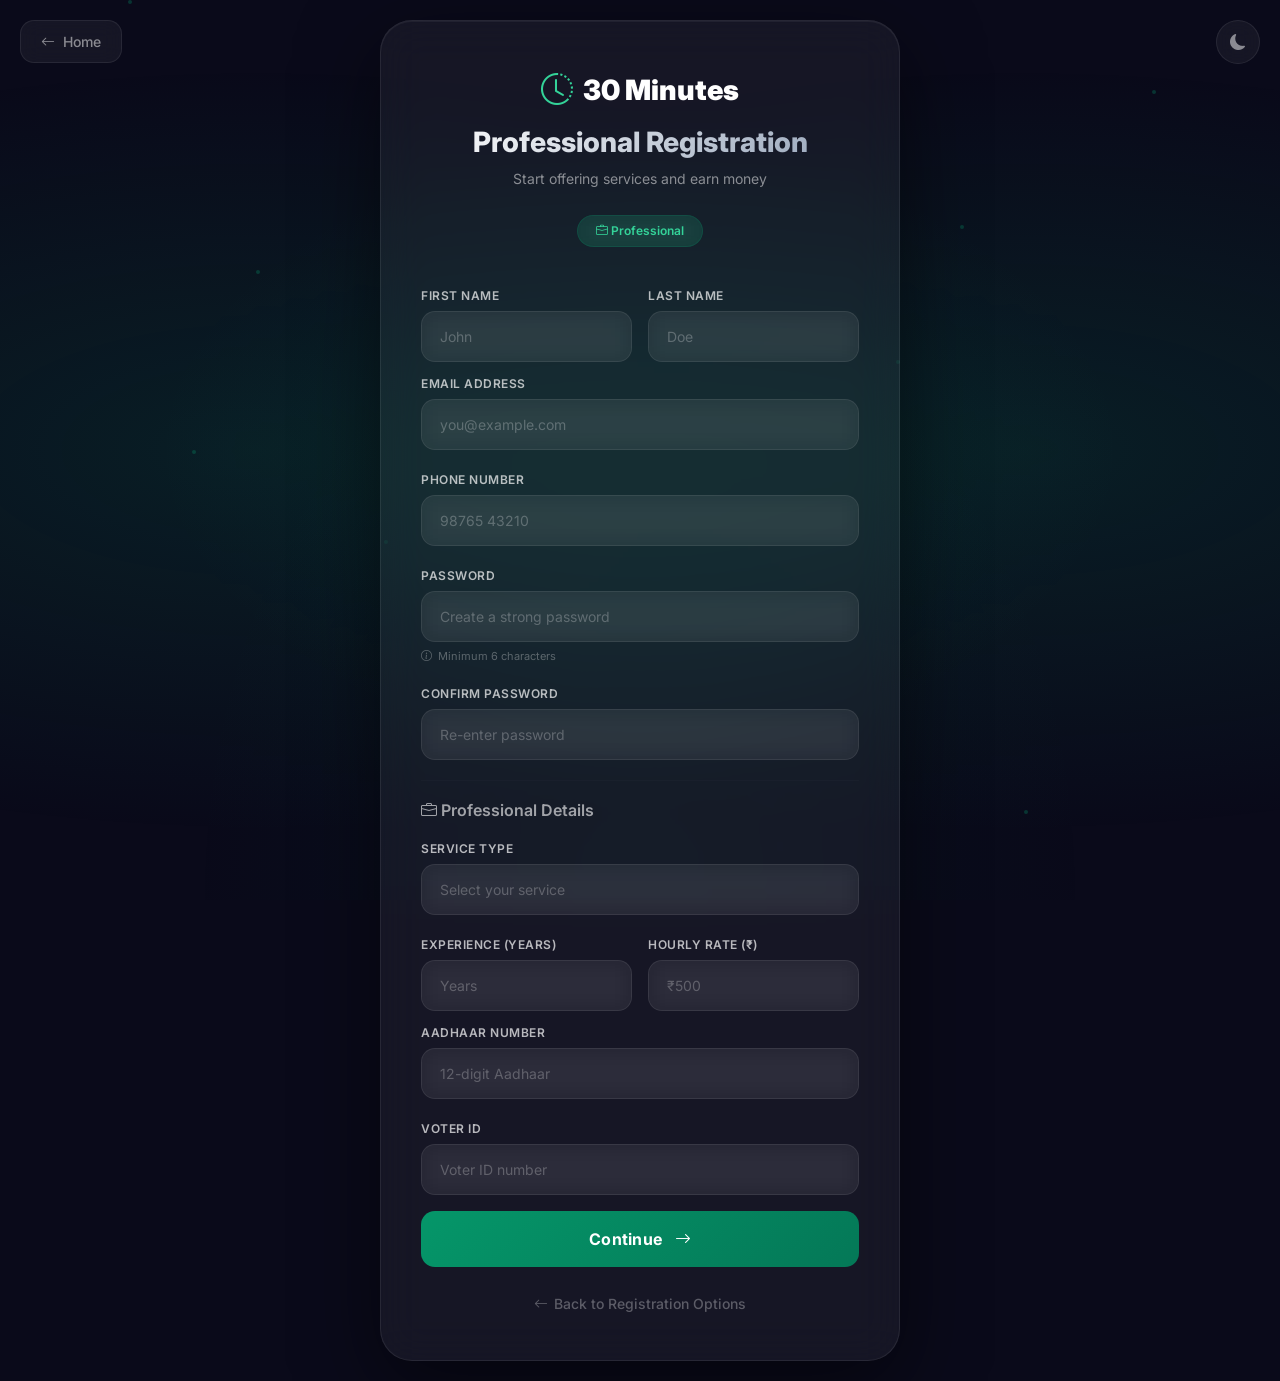
<file: frontend/professional-register.html>
﻿<!DOCTYPE html>
<html lang="en">
<head>
    <meta charset="UTF-8">
    <meta name="viewport" content="width=device-width, initial-scale=1.0">
    <title>30 Minutes - Professional Registration</title>
    <link href="https://cdn.jsdelivr.net/npm/bootstrap@5.3.0/dist/css/bootstrap.min.css" rel="stylesheet">
    <link href="https://cdn.jsdelivr.net/npm/bootstrap-icons@1.11.0/font/bootstrap-icons.css" rel="stylesheet">
    <link href="https://fonts.googleapis.com/css2?family=Inter:wght@300;400;500;600;700;800;900&display=swap" rel="stylesheet">
    <style>
        * { font-family: 'Inter', sans-serif; margin: 0; padding: 0; box-sizing: border-box; }
        body {
            min-height: 100vh;
            display: flex;
            align-items: center;
            justify-content: center;
            padding: 20px;
            background: #0a0a1a;
            position: relative;
            overflow-x: hidden;
        }
        body::before {
            content: '';
            position: fixed;
            top: 0;
            left: 0;
            right: 0;
            bottom: 0;
            background: 
                radial-gradient(ellipse at 20% 50%, rgba(5, 150, 105, 0.15) 0%, transparent 60%),
                radial-gradient(ellipse at 80% 50%, rgba(5, 150, 105, 0.15) 0%, transparent 60%),
                radial-gradient(ellipse at 50% 100%, rgba(5, 150, 105, 0.05) 0%, transparent 50%);
            z-index: 0;
            animation: gradientShift 8s ease-in-out infinite alternate;
        }
        @keyframes gradientShift {
            0% { opacity: 0.6; }
            100% { opacity: 1; }
        }
        .particles {
            position: fixed; top: 0; left: 0; right: 0; bottom: 0; pointer-events: none; z-index: 0; overflow: hidden;
        }
        .particle {
            position: absolute; width: 4px; height: 4px; background: rgba(5, 150, 105, 0.3); border-radius: 50%;
            animation: float 20s infinite;
        }
        .particle:nth-child(1) { left: 10%; animation-delay: 0s; animation-duration: 18s; }
        .particle:nth-child(2) { left: 20%; animation-delay: 2s; animation-duration: 22s; top: 30%; }
        .particle:nth-child(3) { left: 30%; animation-delay: 4s; animation-duration: 16s; top: 60%; }
        .particle:nth-child(4) { left: 40%; animation-delay: 1s; animation-duration: 20s; top: 80%; }
        .particle:nth-child(5) { left: 50%; animation-delay: 3s; animation-duration: 24s; top: 20%; }
        .particle:nth-child(6) { left: 60%; animation-delay: 5s; animation-duration: 19s; top: 70%; }
        .particle:nth-child(7) { left: 70%; animation-delay: 2.5s; animation-duration: 21s; top: 40%; }
        .particle:nth-child(8) { left: 80%; animation-delay: 4.5s; animation-duration: 17s; top: 90%; }
        .particle:nth-child(9) { left: 90%; animation-delay: 1.5s; animation-duration: 23s; top: 10%; }
        .particle:nth-child(10) { left: 15%; animation-delay: 3.5s; animation-duration: 20s; top: 50%; }
        .particle:nth-child(11) { left: 45%; animation-delay: 0.5s; animation-duration: 25s; top: 75%; }
        .particle:nth-child(12) { left: 75%; animation-delay: 4s; animation-duration: 18s; top: 25%; }
        @keyframes float {
            0%, 100% { transform: translateY(0) scale(1); opacity: 0.3; }
            50% { transform: translateY(-100px) scale(1.5); opacity: 0.8; }
        }
        .register-wrapper { width: 100%; max-width: 520px; position: relative; z-index: 1; }
        .register-card {
            background: rgba(255, 255, 255, 0.05);
            backdrop-filter: blur(20px);
            -webkit-backdrop-filter: blur(20px);
            border-radius: 32px;
            padding: 45px 40px;
            border: 1px solid rgba(255, 255, 255, 0.08);
            box-shadow: 0 25px 80px rgba(0, 0, 0, 0.5), inset 0 1px 0 rgba(255, 255, 255, 0.05);
            transition: all 0.4s ease;
        }
        .register-card:hover {
            box-shadow: 0 30px 100px rgba(5, 150, 105, 0.15), inset 0 1px 0 rgba(255, 255, 255, 0.08);
        }
        .register-header { text-align: center; margin-bottom: 35px; }
        .register-header .logo {
            font-size: 28px; font-weight: 900; color: #fff; text-decoration: none;
            display: inline-flex; align-items: center; gap: 10px; transition: all 0.3s;
        }
        .register-header .logo i { color: #34d399; font-size: 32px; }
        .register-header .logo:hover { transform: scale(1.02); }
        .register-header h2 {
            font-weight: 800; font-size: 28px; margin-top: 12px;
            background: linear-gradient(135deg, #ffffff 0%, #94a3b8 100%);
            -webkit-background-clip: text; -webkit-text-fill-color: transparent; background-clip: text;
        }
        .register-header p { color: rgba(255, 255, 255, 0.5); font-size: 14px; margin-top: 4px; }
        .badge-pro {
            display: inline-block; background: rgba(5, 150, 105, 0.2); color: #34d399;
            padding: 6px 18px; border-radius: 20px; font-size: 12px; font-weight: 600;
            margin-top: 10px; border: 1px solid rgba(5, 150, 105, 0.2); backdrop-filter: blur(10px);
        }
        .form-label {
            font-weight: 600; font-size: 12px; color: rgba(255, 255, 255, 0.7);
            text-transform: uppercase; letter-spacing: 0.5px; margin-bottom: 6px;
        }
        .form-control, .form-select {
            background: rgba(255, 255, 255, 0.05); border: 1.5px solid rgba(255, 255, 255, 0.08);
            border-radius: 14px; padding: 14px 18px; font-size: 14px; color: #ffffff;
            transition: all 0.3s ease; backdrop-filter: blur(10px);
        }
        .form-control::placeholder, .form-select { color: rgba(255, 255, 255, 0.25); }
        .form-control:focus, .form-select:focus {
            background: rgba(255, 255, 255, 0.08); border-color: #34d399;
            box-shadow: 0 0 0 4px rgba(5, 150, 105, 0.1); color: #ffffff; outline: none;
        }
        .form-select option { background: #1a1a2e; color: #ffffff; }
        .password-requirements {
            font-size: 11px; color: rgba(255, 255, 255, 0.3); margin-top: 6px;
            display: flex; align-items: center; gap: 6px;
        }
        .btn-next-pro {
            background: linear-gradient(135deg, #059669 0%, #047857 100%);
            color: white; border: none; padding: 16px; border-radius: 14px;
            font-weight: 700; font-size: 16px; transition: all 0.4s ease;
            width: 100%; cursor: pointer; position: relative; overflow: hidden;
            letter-spacing: 0.3px;
        }
        .btn-next-pro::before {
            content: ''; position: absolute; top: 0; left: -100%; width: 100%; height: 100%;
            background: linear-gradient(90deg, transparent, rgba(255,255,255,0.15), transparent);
            transition: left 0.5s ease;
        }
        .btn-next-pro:hover::before { left: 100%; }
        .btn-next-pro:hover {
            transform: translateY(-3px);
            box-shadow: 0 15px 40px rgba(5, 150, 105, 0.3);
        }
        .btn-verify-pro {
            background: linear-gradient(135deg, #059669 0%, #047857 100%);
            color: white; border: none; padding: 16px; border-radius: 14px;
            font-weight: 700; font-size: 16px; transition: all 0.4s ease;
            width: 100%; cursor: pointer; position: relative; overflow: hidden;
            letter-spacing: 0.3px;
        }
        .btn-verify-pro::before {
            content: ''; position: absolute; top: 0; left: -100%; width: 100%; height: 100%;
            background: linear-gradient(90deg, transparent, rgba(255,255,255,0.15), transparent);
            transition: left 0.5s ease;
        }
        .btn-verify-pro:hover::before { left: 100%; }
        .btn-verify-pro:hover {
            transform: translateY(-3px);
            box-shadow: 0 15px 40px rgba(5, 150, 105, 0.3);
        }
        .btn-back-pro {
            background: rgba(255, 255, 255, 0.05); color: rgba(255, 255, 255, 0.6);
            border: 1.5px solid rgba(255, 255, 255, 0.08); padding: 14px;
            border-radius: 14px; font-weight: 600; font-size: 14px;
            transition: all 0.3s ease; width: 100%; cursor: pointer; backdrop-filter: blur(10px);
        }
        .btn-back-pro:hover {
            background: rgba(255, 255, 255, 0.08); color: #ffffff;
            border-color: rgba(255, 255, 255, 0.15); transform: translateY(-2px);
        }
        .otp-container {
            display: flex; gap: 12px; justify-content: center; margin: 25px 0;
        }
        .otp-input {
            width: 52px; height: 60px; text-align: center; font-size: 24px; font-weight: 700;
            border: 2px solid rgba(255, 255, 255, 0.08); border-radius: 14px;
            background: rgba(255, 255, 255, 0.05); color: #ffffff;
            transition: all 0.3s ease; backdrop-filter: blur(10px);
        }
        .otp-input:focus {
            border-color: #34d399; background: rgba(255, 255, 255, 0.08);
            box-shadow: 0 0 0 4px rgba(5, 150, 105, 0.1); outline: none; transform: translateY(-2px);
        }
        .timer-text { color: rgba(255, 255, 255, 0.4); font-size: 14px; font-weight: 500; }
        .resend-link {
            color: #34d399; cursor: pointer; font-weight: 600; font-size: 14px;
            transition: all 0.3s; text-decoration: none;
            background: rgba(5, 150, 105, 0.1); padding: 4px 16px; border-radius: 20px;
            border: 1px solid rgba(5, 150, 105, 0.15);
        }
        .resend-link:hover { background: rgba(5, 150, 105, 0.2); transform: translateY(-1px); color: #6ee7b7; }
        .step-content { display: none; animation: fadeInUp 0.6s cubic-bezier(0.16, 1, 0.3, 1); }
        .step-content.active { display: block; }
        @keyframes fadeInUp {
            from { opacity: 0; transform: translateY(30px) scale(0.98); }
            to { opacity: 1; transform: translateY(0) scale(1); }
        }
        .success-icon {
            font-size: 72px; background: linear-gradient(135deg, #22c55e, #16a34a);
            -webkit-background-clip: text; -webkit-text-fill-color: transparent; background-clip: text;
            animation: pulse 2s ease-in-out infinite;
        }
        @keyframes pulse { 0%, 100% { transform: scale(1); } 50% { transform: scale(1.05); } }
        .success-card {
            background: rgba(34, 197, 94, 0.05); border: 1px solid rgba(34, 197, 94, 0.1);
            border-radius: 16px; padding: 20px;
        }
        .back-link {
            color: rgba(255, 255, 255, 0.3); text-decoration: none; font-size: 14px;
            font-weight: 500; transition: all 0.3s; display: inline-flex; align-items: center; gap: 6px;
        }
        .back-link:hover { color: rgba(255, 255, 255, 0.7); }
        #otpError {
            background: rgba(239, 68, 68, 0.1); border: 1px solid rgba(239, 68, 68, 0.2);
            padding: 10px; border-radius: 12px; color: #f87171; font-weight: 500;
        }
        .divider {
            border: none; border-top: 1px solid rgba(255, 255, 255, 0.06); margin: 20px 0;
        }
        .theme-toggle {
            position: fixed; top: 20px; right: 20px;
            background: rgba(255,255,255,0.05); border: 1px solid rgba(255,255,255,0.08);
            border-radius: 50%; width: 44px; height: 44px;
            display: flex; align-items: center; justify-content: center;
            color: rgba(255,255,255,0.5); cursor: pointer; transition: all 0.3s;
            z-index: 100; backdrop-filter: blur(10px);
        }
        .theme-toggle:hover { background: rgba(255,255,255,0.1); color: #ffffff; transform: rotate(30deg); }
        .back-home {
            position: fixed; top: 20px; left: 20px;
            background: rgba(255,255,255,0.05); border: 1px solid rgba(255,255,255,0.08);
            border-radius: 14px; padding: 10px 20px; color: rgba(255,255,255,0.5);
            text-decoration: none; font-weight: 500; font-size: 14px;
            transition: all 0.3s; z-index: 100; backdrop-filter: blur(10px);
            display: flex; align-items: center; gap: 8px;
        }
        .back-home:hover { background: rgba(255,255,255,0.1); color: #ffffff; transform: translateX(-3px); }
        @media (max-width: 576px) {
            .register-card { padding: 30px 20px; }
            .register-header h2 { font-size: 22px; }
            .otp-input { width: 44px; height: 52px; font-size: 20px; }
            .otp-container { gap: 8px; }
        }
    </style>
</head>
<body>
    <div class="particles">
        <div class="particle"></div><div class="particle"></div><div class="particle"></div>
        <div class="particle"></div><div class="particle"></div><div class="particle"></div>
        <div class="particle"></div><div class="particle"></div><div class="particle"></div>
        <div class="particle"></div><div class="particle"></div><div class="particle"></div>
    </div>

    <a href="index.html" class="back-home"><i class="bi bi-arrow-left"></i> Home</a>
    <button class="theme-toggle" onclick="document.body.style.background = document.body.style.background === '#0a0a1a' ? '#0f172a' : '#0a0a1a'">
        <i class="bi bi-moon-fill"></i>
    </button>

    <div class="register-wrapper">
        <div class="register-card">
            <div class="register-header">
                <a href="index.html" class="logo"><i class="bi bi-clock-history"></i> 30 Minutes</a>
                <h2>Professional Registration</h2>
                <p>Start offering services and earn money</p>
                <span class="badge-pro"><i class="bi bi-briefcase"></i> Professional</span>
            </div>

            <div class="step-content active" id="step1">
                <form id="proForm" onsubmit="submitProForm(event)">
                    <div class="row g-3">
                        <div class="col-6">
                            <label class="form-label">First Name</label>
                            <input type="text" class="form-control" id="firstName" placeholder="John" required>
                        </div>
                        <div class="col-6">
                            <label class="form-label">Last Name</label>
                            <input type="text" class="form-control" id="lastName" placeholder="Doe" required>
                        </div>
                    </div>
                    <div class="mb-3 mt-2">
                        <label class="form-label">Email Address</label>
                        <input type="email" class="form-control" id="email" placeholder="you@example.com" required>
                    </div>
                    <div class="mb-3">
                        <label class="form-label">Phone Number</label>
                        <input type="tel" class="form-control" id="phone" placeholder="98765 43210" required>
                    </div>
                    <div class="mb-3">
                        <label class="form-label">Password</label>
                        <input type="password" class="form-control" id="password" placeholder="Create a strong password" required>
                        <div class="password-requirements"><i class="bi bi-info-circle"></i> Minimum 6 characters</div>
                    </div>
                    <div class="mb-3">
                        <label class="form-label">Confirm Password</label>
                        <input type="password" class="form-control" id="confirmPassword" placeholder="Re-enter password" required>
                    </div>

                    <hr class="divider">
                    <h6 style="color:rgba(255,255,255,0.6); font-weight:600; margin-bottom:15px;">
                        <i class="bi bi-briefcase"></i> Professional Details
                    </h6>
                    
                    <div class="mb-3">
                        <label class="form-label">Service Type</label>
                        <select class="form-select" id="serviceType" required>
                            <option value="">Select your service</option>
                            <option value="plumber">🔧 Plumber</option>
                            <option value="electrician">⚡ Electrician</option>
                            <option value="carpenter">🔨 Carpenter</option>
                            <option value="mechanic">⚙️ Mechanic</option>
                            <option value="painter">🎨 Painter</option>
                            <option value="cleaner">🧹 Cleaner</option>
                        </select>
                    </div>

                    <div class="row g-3">
                        <div class="col-6">
                            <label class="form-label">Experience (Years)</label>
                            <input type="number" class="form-control" id="experience" placeholder="Years" min="0" required>
                        </div>
                        <div class="col-6">
                            <label class="form-label">Hourly Rate (₹)</label>
                            <input type="number" class="form-control" id="hourlyRate" placeholder="₹500" min="0" required>
                        </div>
                    </div>

                    <div class="mb-3 mt-2">
                        <label class="form-label">Aadhaar Number</label>
                        <input type="text" class="form-control" id="aadhaar" placeholder="12-digit Aadhaar" maxlength="12" required>
                    </div>

                    <div class="mb-3">
                        <label class="form-label">Voter ID</label>
                        <input type="text" class="form-control" id="voterId" placeholder="Voter ID number" required>
                    </div>

                    <button type="submit" class="btn-next-pro">
                        Continue <i class="bi bi-arrow-right ms-2"></i>
                    </button>
                </form>
            </div>

            <div class="step-content" id="step2">
                <h5 style="color:#fff; text-align:center; font-weight:700; margin-bottom:5px;">Verify Your Phone</h5>
                <p style="color:rgba(255,255,255,0.4); text-align:center; font-size:14px;">
                    Enter the 6-digit code sent to <br>
                    <strong style="color:rgba(255,255,255,0.7);" id="displayPhone">+91 98765 43210</strong>
                </p>
                <div class="otp-container">
                    <input type="text" class="otp-input" id="otp1" maxlength="1" oninput="otpMove(this, 'otp2')" autofocus>
                    <input type="text" class="otp-input" id="otp2" maxlength="1" oninput="otpMove(this, 'otp3')">
                    <input type="text" class="otp-input" id="otp3" maxlength="1" oninput="otpMove(this, 'otp4')">
                    <input type="text" class="otp-input" id="otp4" maxlength="1" oninput="otpMove(this, 'otp5')">
                    <input type="text" class="otp-input" id="otp5" maxlength="1" oninput="otpMove(this, 'otp6')">
                    <input type="text" class="otp-input" id="otp6" maxlength="1" oninput="otpMove(this, null)">
                </div>
                <div id="otpError" class="text-center small mb-3" style="display:none; padding:10px; border-radius:12px; background:rgba(239,68,68,0.1); border:1px solid rgba(239,68,68,0.2); color:#f87171;">
                    <i class="bi bi-exclamation-circle"></i> Invalid OTP. Please try again.
                </div>
                <div class="d-flex justify-content-between align-items-center mb-4">
                    <span class="timer-text" id="timer"><i class="bi bi-clock"></i> 2:00 remaining</span>
                    <a class="resend-link" onclick="resendOTP()">Resend OTP</a>
                </div>
                <button class="btn-verify-pro" onclick="verifyOTP()">
                    <i class="bi bi-check-circle me-2"></i> Verify & Register
                </button>
                <div class="mt-3">
                    <button type="button" class="btn-back-pro" onclick="goToStep(1)">
                        <i class="bi bi-arrow-left me-2"></i> Back
                    </button>
                </div>
            </div>

            <div class="step-content" id="step3">
                <div class="text-center py-3">
                    <div class="success-icon"><i class="bi bi-check-circle-fill"></i></div>
                    <h3 style="color:#fff; font-weight:800; margin-top:16px;">Registration Successful! 🎉</h3>
                    <p style="color:rgba(255,255,255,0.5);" id="successMsg">Welcome to 30 Minutes!</p>
                    <div class="success-card mt-3">
                        <i class="bi bi-check-circle" style="color:#22c55e;"></i>
                        <span style="color:rgba(255,255,255,0.7);">Your professional account has been created.</span>
                    </div>
                    <a href="index.html" class="btn-next-pro mt-4" style="text-decoration:none; display:inline-block; text-align:center;">
                        <i class="bi bi-house me-2"></i> Go to Home
                    </a>
                </div>
            </div>

            <div class="text-center mt-4">
                <a href="register.html" class="back-link">
                    <i class="bi bi-arrow-left"></i> Back to Registration Options
                </a>
            </div>
        </div>
    </div>

    <script>
        let userData = {}, timerInterval, timeLeft = 120;

        function submitProForm(e) {
            e.preventDefault();
            const firstName = document.getElementById('firstName').value.trim();
            const lastName = document.getElementById('lastName').value.trim();
            const email = document.getElementById('email').value.trim();
            const phone = document.getElementById('phone').value.trim();
            const password = document.getElementById('password').value;
            const confirmPassword = document.getElementById('confirmPassword').value;
            const serviceType = document.getElementById('serviceType').value;
            const experience = document.getElementById('experience').value;
            const hourlyRate = document.getElementById('hourlyRate').value;
            const aadhaar = document.getElementById('aadhaar').value.trim();
            const voterId = document.getElementById('voterId').value.trim();
            
            if (!firstName || !lastName || !email || !phone || !password || !confirmPassword) {
                alert('❌ Please fill in all required fields!'); return;
            }
            if (password !== confirmPassword) { alert('❌ Passwords do not match!'); return; }
            if (password.length < 6) { alert('❌ Password must be at least 6 characters.'); return; }
            if (!serviceType || !experience || !hourlyRate || !aadhaar || !voterId) {
                alert('❌ Please fill in all professional details!'); return;
            }
            
            userData = { firstName, lastName, email, phone, password, type: 'professional',
                serviceType, experience, hourlyRate, aadhaar, voterId };
            document.getElementById('displayPhone').textContent = '+91 ' + userData.phone;
            startTimer(); goToStep(2);
        }

        function goToStep(step) {
            document.querySelectorAll('.step-content').forEach(el => el.classList.remove('active'));
            document.getElementById('step' + step).classList.add('active');
        }

        function otpMove(current, nextId) {
            if (current.value.length >= 1 && nextId) document.getElementById(nextId).focus();
        }

        function startTimer() {
            timeLeft = 120; updateTimerDisplay();
            clearInterval(timerInterval);
            timerInterval = setInterval(() => {
                timeLeft--; updateTimerDisplay();
                if (timeLeft <= 0) { clearInterval(timerInterval);
                document.getElementById('timer').innerHTML = '<i class="bi bi-clock"></i> OTP expired'; }
            }, 1000);
        }

        function updateTimerDisplay() {
            const mins = Math.floor(timeLeft / 60), secs = timeLeft % 60;
            document.getElementById('timer').innerHTML = 
                <i class="bi bi-clock"></i> : remaining;
        }

        function resendOTP() { startTimer(); alert('✅ OTP resent successfully!'); }

        function verifyOTP() {
            let otp = '';
            for (let i = 1; i <= 6; i++) otp += document.getElementById('otp' + i).value;
            if (otp.length !== 6) { document.getElementById('otpError').style.display = 'block'; return; }
            if (otp === '123456') {
                document.getElementById('otpError').style.display = 'none';
                clearInterval(timerInterval);
                localStorage.setItem('user', JSON.stringify(userData));
                goToStep(3);
                document.getElementById('successMsg').textContent = Welcome ! Your professional account is ready.;
            } else {
                document.getElementById('otpError').style.display = 'block';
                alert('❌ Invalid OTP. Please enter 123456 for testing.');
            }
        }

        document.querySelectorAll('.otp-input').forEach(input => {
            input.addEventListener('keydown', function(e) {
                if (e.key === 'Enter') verifyOTP();
                if (e.key === 'Backspace' && this.value === '') {
                    const prev = this.previousElementSibling;
                    if (prev && prev.classList.contains('otp-input')) prev.focus();
                }
            });
        });

        console.log('🚀 Premium Professional Registration Ready!');
        console.log('ℹ️  Use OTP: 123456 for testing');
    </script>
</body>
</html>
</file>
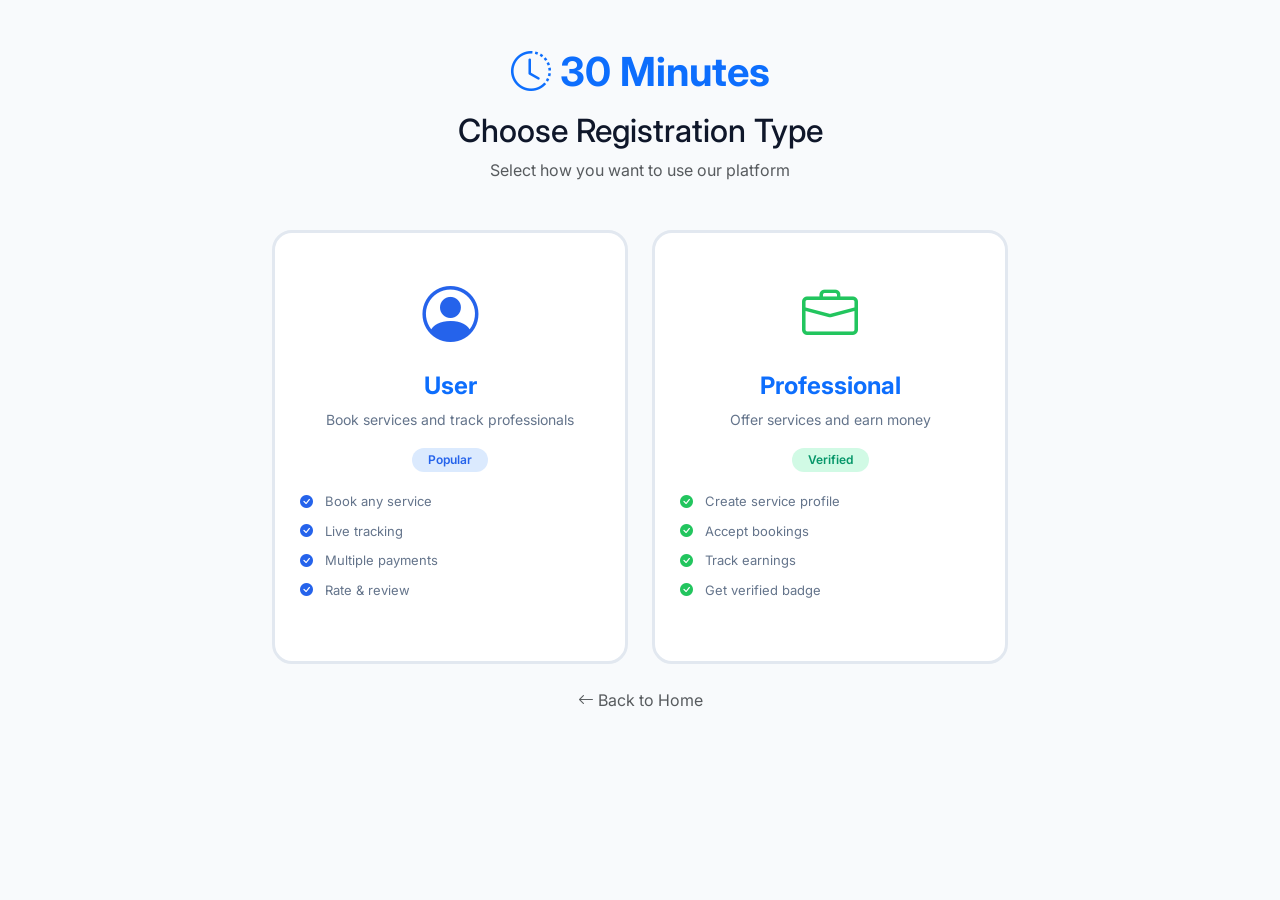
<file: frontend/register.html>
﻿<!DOCTYPE html>
<html lang="en">
<head>
    <meta charset="UTF-8">
    <meta name="viewport" content="width=device-width, initial-scale=1.0">
    <title>30 Minutes - Choose Registration</title>
    <link href="https://cdn.jsdelivr.net/npm/bootstrap@5.3.0/dist/css/bootstrap.min.css" rel="stylesheet">
    <link href="https://cdn.jsdelivr.net/npm/bootstrap-icons@1.11.0/font/bootstrap-icons.css" rel="stylesheet">
    <link href="https://fonts.googleapis.com/css2?family=Inter:wght@300;400;500;600;700;800&display=swap" rel="stylesheet">
    <link href="css/style.css" rel="stylesheet">
    <style>
        .option-card {
            border: 3px solid var(--gray-200);
            border-radius: 20px;
            padding: 40px 25px;
            text-align: center;
            transition: all 0.3s ease;
            background: white;
            text-decoration: none;
            display: block;
            height: 100%;
        }
        body.dark-mode .option-card {
            background: var(--gray-800);
            border-color: var(--gray-700);
        }
        .option-card:hover {
            transform: translateY(-6px);
            box-shadow: var(--shadow-lg);
        }
        .option-card.user:hover { border-color: var(--primary); }
        .option-card.professional:hover { border-color: var(--success); }
        .option-card .icon { font-size: 56px; margin-bottom: 15px; display: block; }
        .option-card.user .icon { color: var(--primary); }
        .option-card.professional .icon { color: var(--success); }
        .option-card h4 { font-weight: 700; margin-bottom: 8px; }
        .option-card p { color: var(--gray-500); font-size: 14px; }
        body.dark-mode .option-card p { color: var(--gray-400); }
        .option-card .badge {
            padding: 6px 16px;
            border-radius: 20px;
            font-size: 12px;
            font-weight: 600;
        }
        .option-card.user .badge { background: var(--primary-light); color: var(--primary); }
        .option-card.professional .badge { background: #d1fae5; color: #059669; }
        body.dark-mode .option-card.user .badge { background: #1e3a5f; color: #60a5fa; }
        body.dark-mode .option-card.professional .badge { background: #064e3b; color: #34d399; }
        .option-card .feature-list {
            text-align: left;
            margin-top: 15px;
            padding-left: 0;
            list-style: none;
        }
        .option-card .feature-list li {
            padding: 5px 0;
            font-size: 13px;
            color: var(--gray-500);
        }
        body.dark-mode .option-card .feature-list li { color: var(--gray-400); }
        .option-card .feature-list li i { margin-right: 8px; }
        .option-card.user .feature-list li i { color: var(--primary); }
        .option-card.professional .feature-list li i { color: var(--success); }
    </style>
</head>
<body>
    <div class="container py-5">
        <div class="row justify-content-center">
            <div class="col-lg-8">
                <div class="text-center mb-5">
                    <a href="index.html" class="text-decoration-none">
                        <h1 class="fw-bold text-primary">
                            <i class="bi bi-clock-history"></i> 30 Minutes
                        </h1>
                    </a>
                    <h2 class="mt-3">Choose Registration Type</h2>
                    <p class="text-muted">Select how you want to use our platform</p>
                </div>

                <div class="row g-4">
                    <!-- User Option -->
                    <div class="col-md-6">
                        <a href="user-register.html" class="option-card user">
                            <span class="icon"><i class="bi bi-person-circle"></i></span>
                            <h4>User</h4>
                            <p>Book services and track professionals</p>
                            <span class="badge">Popular</span>
                            <ul class="feature-list">
                                <li><i class="bi bi-check-circle-fill"></i> Book any service</li>
                                <li><i class="bi bi-check-circle-fill"></i> Live tracking</li>
                                <li><i class="bi bi-check-circle-fill"></i> Multiple payments</li>
                                <li><i class="bi bi-check-circle-fill"></i> Rate & review</li>
                            </ul>
                        </a>
                    </div>

                    <!-- Professional Option -->
                    <div class="col-md-6">
                        <a href="professional-register.html" class="option-card professional">
                            <span class="icon"><i class="bi bi-briefcase"></i></span>
                            <h4>Professional</h4>
                            <p>Offer services and earn money</p>
                            <span class="badge">Verified</span>
                            <ul class="feature-list">
                                <li><i class="bi bi-check-circle-fill"></i> Create service profile</li>
                                <li><i class="bi bi-check-circle-fill"></i> Accept bookings</li>
                                <li><i class="bi bi-check-circle-fill"></i> Track earnings</li>
                                <li><i class="bi bi-check-circle-fill"></i> Get verified badge</li>
                            </ul>
                        </a>
                    </div>
                </div>

                <div class="text-center mt-4">
                    <a href="index.html" class="text-muted text-decoration-none">
                        <i class="bi bi-arrow-left"></i> Back to Home
                    </a>
                </div>
            </div>
        </div>
    </div>

    <script>
        if (localStorage.getItem('darkMode') === 'true') {
            document.body.classList.add('dark-mode');
        }
    </script>
</body>
</html>
</file>
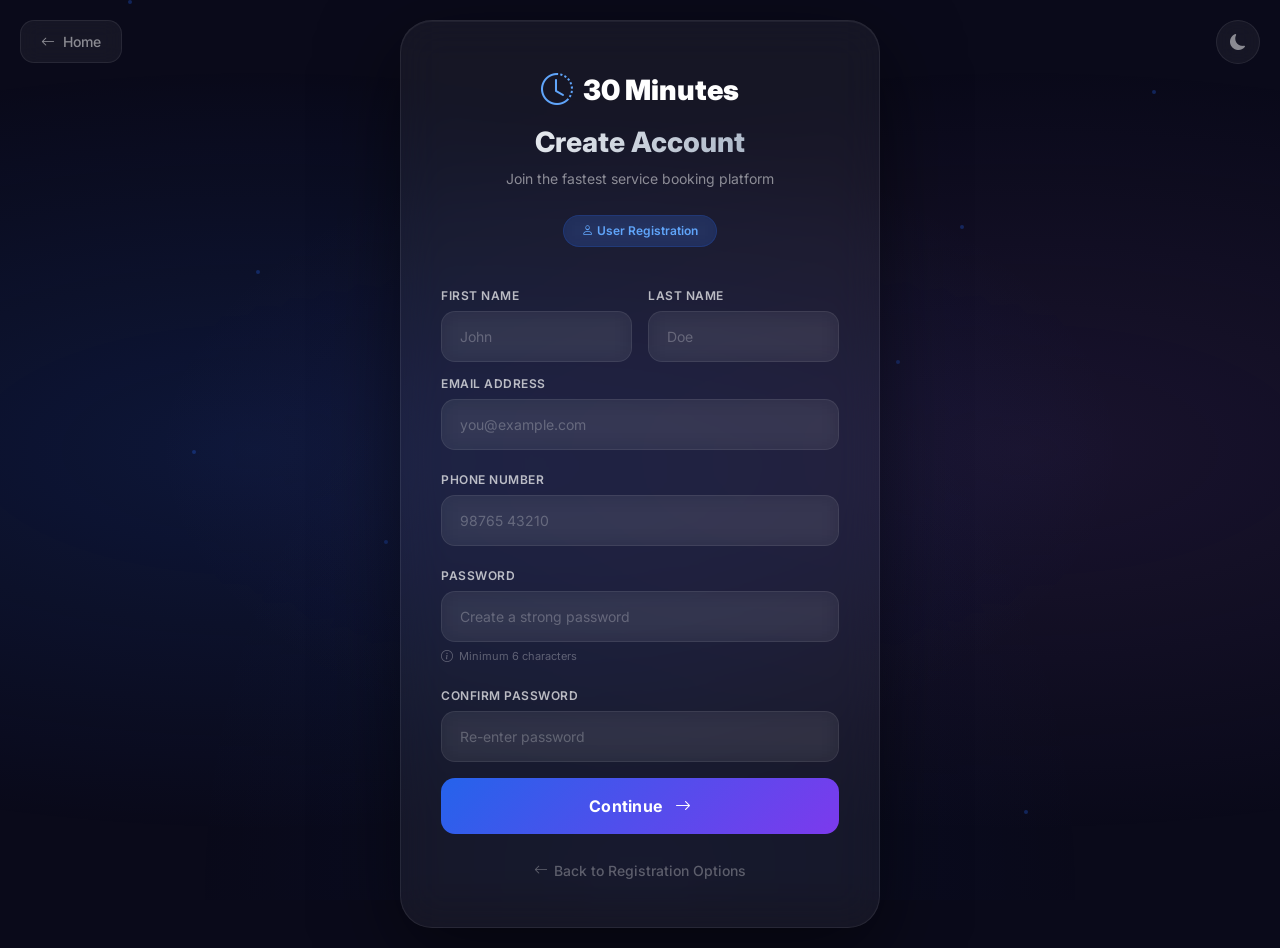
<file: frontend/user-register.html>
﻿<!DOCTYPE html>
<html lang="en">
<head>
    <meta charset="UTF-8">
    <meta name="viewport" content="width=device-width, initial-scale=1.0">
    <title>30 Minutes - User Registration</title>
    <link href="https://cdn.jsdelivr.net/npm/bootstrap@5.3.0/dist/css/bootstrap.min.css" rel="stylesheet">
    <link href="https://cdn.jsdelivr.net/npm/bootstrap-icons@1.11.0/font/bootstrap-icons.css" rel="stylesheet">
    <link href="https://fonts.googleapis.com/css2?family=Inter:wght@300;400;500;600;700;800;900&display=swap" rel="stylesheet">
    <style>
        /* ============================================
           PREMIUM STYLES
           ============================================ */
        * {
            font-family: 'Inter', -apple-system, BlinkMacSystemFont, sans-serif;
            margin: 0;
            padding: 0;
            box-sizing: border-box;
        }

        body {
            min-height: 100vh;
            display: flex;
            align-items: center;
            justify-content: center;
            padding: 20px;
            background: #0a0a1a;
            position: relative;
            overflow-x: hidden;
        }

        /* Animated Background */
        body::before {
            content: '';
            position: fixed;
            top: 0;
            left: 0;
            right: 0;
            bottom: 0;
            background: 
                radial-gradient(ellipse at 20% 50%, rgba(37, 99, 235, 0.15) 0%, transparent 60%),
                radial-gradient(ellipse at 80% 50%, rgba(118, 75, 162, 0.15) 0%, transparent 60%),
                radial-gradient(ellipse at 50% 100%, rgba(37, 99, 235, 0.05) 0%, transparent 50%);
            z-index: 0;
            animation: gradientShift 8s ease-in-out infinite alternate;
        }

        @keyframes gradientShift {
            0% { opacity: 0.6; }
            100% { opacity: 1; }
        }

        /* Floating Particles */
        .particles {
            position: fixed;
            top: 0;
            left: 0;
            right: 0;
            bottom: 0;
            pointer-events: none;
            z-index: 0;
            overflow: hidden;
        }
        .particle {
            position: absolute;
            width: 4px;
            height: 4px;
            background: rgba(37, 99, 235, 0.3);
            border-radius: 50%;
            animation: float 20s infinite;
        }
        .particle:nth-child(1) { left: 10%; animation-delay: 0s; animation-duration: 18s; }
        .particle:nth-child(2) { left: 20%; animation-delay: 2s; animation-duration: 22s; top: 30%; }
        .particle:nth-child(3) { left: 30%; animation-delay: 4s; animation-duration: 16s; top: 60%; }
        .particle:nth-child(4) { left: 40%; animation-delay: 1s; animation-duration: 20s; top: 80%; }
        .particle:nth-child(5) { left: 50%; animation-delay: 3s; animation-duration: 24s; top: 20%; }
        .particle:nth-child(6) { left: 60%; animation-delay: 5s; animation-duration: 19s; top: 70%; }
        .particle:nth-child(7) { left: 70%; animation-delay: 2.5s; animation-duration: 21s; top: 40%; }
        .particle:nth-child(8) { left: 80%; animation-delay: 4.5s; animation-duration: 17s; top: 90%; }
        .particle:nth-child(9) { left: 90%; animation-delay: 1.5s; animation-duration: 23s; top: 10%; }
        .particle:nth-child(10) { left: 15%; animation-delay: 3.5s; animation-duration: 20s; top: 50%; }
        .particle:nth-child(11) { left: 45%; animation-delay: 0.5s; animation-duration: 25s; top: 75%; }
        .particle:nth-child(12) { left: 75%; animation-delay: 4s; animation-duration: 18s; top: 25%; }

        @keyframes float {
            0%, 100% { transform: translateY(0) scale(1); opacity: 0.3; }
            50% { transform: translateY(-100px) scale(1.5); opacity: 0.8; }
        }

        /* ============================================
           MAIN CARD
           ============================================ */
        .register-wrapper {
            width: 100%;
            max-width: 480px;
            position: relative;
            z-index: 1;
        }

        .register-card {
            background: rgba(255, 255, 255, 0.05);
            backdrop-filter: blur(20px);
            -webkit-backdrop-filter: blur(20px);
            border-radius: 32px;
            padding: 45px 40px;
            border: 1px solid rgba(255, 255, 255, 0.08);
            box-shadow: 
                0 25px 80px rgba(0, 0, 0, 0.5),
                inset 0 1px 0 rgba(255, 255, 255, 0.05);
            transition: all 0.4s ease;
        }

        .register-card:hover {
            box-shadow: 
                0 30px 100px rgba(37, 99, 235, 0.15),
                inset 0 1px 0 rgba(255, 255, 255, 0.08);
        }

        /* ============================================
           HEADER
           ============================================ */
        .register-header {
            text-align: center;
            margin-bottom: 35px;
        }

        .register-header .logo {
            font-size: 28px;
            font-weight: 900;
            color: #fff;
            text-decoration: none;
            display: inline-flex;
            align-items: center;
            gap: 10px;
            transition: all 0.3s;
        }

        .register-header .logo i {
            color: #60a5fa;
            font-size: 32px;
        }

        .register-header .logo:hover {
            transform: scale(1.02);
        }

        .register-header h2 {
            font-weight: 800;
            font-size: 28px;
            margin-top: 12px;
            background: linear-gradient(135deg, #ffffff 0%, #94a3b8 100%);
            -webkit-background-clip: text;
            -webkit-text-fill-color: transparent;
            background-clip: text;
        }

        .register-header p {
            color: rgba(255, 255, 255, 0.5);
            font-size: 14px;
            margin-top: 4px;
            font-weight: 400;
        }

        .badge-user {
            display: inline-block;
            background: rgba(37, 99, 235, 0.2);
            color: #60a5fa;
            padding: 6px 18px;
            border-radius: 20px;
            font-size: 12px;
            font-weight: 600;
            margin-top: 10px;
            border: 1px solid rgba(37, 99, 235, 0.2);
            backdrop-filter: blur(10px);
        }

        /* ============================================
           FORM ELEMENTS
           ============================================ */
        .form-label {
            font-weight: 600;
            font-size: 12px;
            color: rgba(255, 255, 255, 0.7);
            text-transform: uppercase;
            letter-spacing: 0.5px;
            margin-bottom: 6px;
        }

        .form-control {
            background: rgba(255, 255, 255, 0.05);
            border: 1.5px solid rgba(255, 255, 255, 0.08);
            border-radius: 14px;
            padding: 14px 18px;
            font-size: 14px;
            color: #ffffff;
            transition: all 0.3s ease;
            backdrop-filter: blur(10px);
        }

        .form-control::placeholder {
            color: rgba(255, 255, 255, 0.25);
            font-weight: 400;
        }

        .form-control:focus {
            background: rgba(255, 255, 255, 0.08);
            border-color: #60a5fa;
            box-shadow: 0 0 0 4px rgba(37, 99, 235, 0.1);
            color: #ffffff;
            outline: none;
        }

        .form-control:focus::placeholder {
            color: rgba(255, 255, 255, 0.15);
        }

        .password-requirements {
            font-size: 11px;
            color: rgba(255, 255, 255, 0.3);
            margin-top: 6px;
            display: flex;
            align-items: center;
            gap: 6px;
        }

        .password-requirements i {
            font-size: 12px;
        }

        /* ============================================
           BUTTONS - PREMIUM
           ============================================ */
        .btn-next {
            background: linear-gradient(135deg, #2563eb 0%, #7c3aed 100%);
            color: white;
            border: none;
            padding: 16px;
            border-radius: 14px;
            font-weight: 700;
            font-size: 16px;
            transition: all 0.4s ease;
            width: 100%;
            cursor: pointer;
            position: relative;
            overflow: hidden;
            letter-spacing: 0.3px;
        }

        .btn-next::before {
            content: '';
            position: absolute;
            top: 0;
            left: -100%;
            width: 100%;
            height: 100%;
            background: linear-gradient(90deg, transparent, rgba(255,255,255,0.15), transparent);
            transition: left 0.5s ease;
        }

        .btn-next:hover::before {
            left: 100%;
        }

        .btn-next:hover {
            transform: translateY(-3px);
            box-shadow: 0 15px 40px rgba(37, 99, 235, 0.3);
        }

        .btn-next:active {
            transform: translateY(-1px);
        }

        .btn-verify {
            background: linear-gradient(135deg, #22c55e 0%, #16a34a 100%);
            color: white;
            border: none;
            padding: 16px;
            border-radius: 14px;
            font-weight: 700;
            font-size: 16px;
            transition: all 0.4s ease;
            width: 100%;
            cursor: pointer;
            position: relative;
            overflow: hidden;
            letter-spacing: 0.3px;
        }

        .btn-verify::before {
            content: '';
            position: absolute;
            top: 0;
            left: -100%;
            width: 100%;
            height: 100%;
            background: linear-gradient(90deg, transparent, rgba(255,255,255,0.15), transparent);
            transition: left 0.5s ease;
        }

        .btn-verify:hover::before {
            left: 100%;
        }

        .btn-verify:hover {
            transform: translateY(-3px);
            box-shadow: 0 15px 40px rgba(34, 197, 94, 0.3);
        }

        .btn-back {
            background: rgba(255, 255, 255, 0.05);
            color: rgba(255, 255, 255, 0.6);
            border: 1.5px solid rgba(255, 255, 255, 0.08);
            padding: 14px;
            border-radius: 14px;
            font-weight: 600;
            font-size: 14px;
            transition: all 0.3s ease;
            width: 100%;
            cursor: pointer;
            backdrop-filter: blur(10px);
        }

        .btn-back:hover {
            background: rgba(255, 255, 255, 0.08);
            color: #ffffff;
            border-color: rgba(255, 255, 255, 0.15);
            transform: translateY(-2px);
        }

        /* ============================================
           OTP INPUT - PREMIUM
           ============================================ */
        .otp-container {
            display: flex;
            gap: 12px;
            justify-content: center;
            margin: 25px 0;
        }

        .otp-input {
            width: 52px;
            height: 60px;
            text-align: center;
            font-size: 24px;
            font-weight: 700;
            border: 2px solid rgba(255, 255, 255, 0.08);
            border-radius: 14px;
            background: rgba(255, 255, 255, 0.05);
            color: #ffffff;
            transition: all 0.3s ease;
            backdrop-filter: blur(10px);
        }

        .otp-input:focus {
            border-color: #60a5fa;
            background: rgba(255, 255, 255, 0.08);
            box-shadow: 0 0 0 4px rgba(37, 99, 235, 0.1);
            outline: none;
            transform: translateY(-2px);
        }

        .otp-input::placeholder {
            color: rgba(255, 255, 255, 0.15);
        }

        /* ============================================
           OTP CONTROLS
           ============================================ */
        .timer-text {
            color: rgba(255, 255, 255, 0.4);
            font-size: 14px;
            font-weight: 500;
        }

        .resend-link {
            color: #60a5fa;
            cursor: pointer;
            font-weight: 600;
            font-size: 14px;
            transition: all 0.3s;
            text-decoration: none;
            background: rgba(37, 99, 235, 0.1);
            padding: 4px 16px;
            border-radius: 20px;
            border: 1px solid rgba(37, 99, 235, 0.15);
        }

        .resend-link:hover {
            background: rgba(37, 99, 235, 0.2);
            transform: translateY(-1px);
            color: #93bbfc;
        }

        /* ============================================
           STEP CONTENT
           ============================================ */
        .step-content {
            display: none;
            animation: fadeInUp 0.6s cubic-bezier(0.16, 1, 0.3, 1);
        }

        .step-content.active {
            display: block;
        }

        @keyframes fadeInUp {
            from {
                opacity: 0;
                transform: translateY(30px) scale(0.98);
            }
            to {
                opacity: 1;
                transform: translateY(0) scale(1);
            }
        }

        /* ============================================
           SUCCESS
           ============================================ */
        .success-icon {
            font-size: 72px;
            background: linear-gradient(135deg, #22c55e, #16a34a);
            -webkit-background-clip: text;
            -webkit-text-fill-color: transparent;
            background-clip: text;
            animation: pulse 2s ease-in-out infinite;
        }

        @keyframes pulse {
            0%, 100% { transform: scale(1); }
            50% { transform: scale(1.05); }
        }

        .success-card {
            background: rgba(34, 197, 94, 0.05);
            border: 1px solid rgba(34, 197, 94, 0.1);
            border-radius: 16px;
            padding: 20px;
        }

        /* ============================================
           BACK LINK
           ============================================ */
        .back-link {
            color: rgba(255, 255, 255, 0.3);
            text-decoration: none;
            font-size: 14px;
            font-weight: 500;
            transition: all 0.3s;
            display: inline-flex;
            align-items: center;
            gap: 6px;
        }

        .back-link:hover {
            color: rgba(255, 255, 255, 0.7);
        }

        /* ============================================
           ERROR
           ============================================ */
        #otpError {
            background: rgba(239, 68, 68, 0.1);
            border: 1px solid rgba(239, 68, 68, 0.2);
            padding: 10px;
            border-radius: 12px;
            color: #f87171;
            font-weight: 500;
        }

        /* ============================================
           RESPONSIVE
           ============================================ */
        @media (max-width: 576px) {
            .register-card {
                padding: 30px 20px;
            }
            .register-header h2 {
                font-size: 22px;
            }
            .otp-input {
                width: 44px;
                height: 52px;
                font-size: 20px;
            }
            .otp-container {
                gap: 8px;
            }
        }

        /* Dark Mode Toggle */
        .theme-toggle {
            position: fixed;
            top: 20px;
            right: 20px;
            background: rgba(255,255,255,0.05);
            border: 1px solid rgba(255,255,255,0.08);
            border-radius: 50%;
            width: 44px;
            height: 44px;
            display: flex;
            align-items: center;
            justify-content: center;
            color: rgba(255,255,255,0.5);
            cursor: pointer;
            transition: all 0.3s;
            z-index: 100;
            backdrop-filter: blur(10px);
        }
        .theme-toggle:hover {
            background: rgba(255,255,255,0.1);
            color: #ffffff;
            transform: rotate(30deg);
        }

        .back-home {
            position: fixed;
            top: 20px;
            left: 20px;
            background: rgba(255,255,255,0.05);
            border: 1px solid rgba(255,255,255,0.08);
            border-radius: 14px;
            padding: 10px 20px;
            color: rgba(255,255,255,0.5);
            text-decoration: none;
            font-weight: 500;
            font-size: 14px;
            transition: all 0.3s;
            z-index: 100;
            backdrop-filter: blur(10px);
            display: flex;
            align-items: center;
            gap: 8px;
        }
        .back-home:hover {
            background: rgba(255,255,255,0.1);
            color: #ffffff;
            transform: translateX(-3px);
        }
    </style>
</head>
<body>
    <!-- Floating Particles -->
    <div class="particles">
        <div class="particle"></div>
        <div class="particle"></div>
        <div class="particle"></div>
        <div class="particle"></div>
        <div class="particle"></div>
        <div class="particle"></div>
        <div class="particle"></div>
        <div class="particle"></div>
        <div class="particle"></div>
        <div class="particle"></div>
        <div class="particle"></div>
        <div class="particle"></div>
    </div>

    <!-- Back Home -->
    <a href="index.html" class="back-home">
        <i class="bi bi-arrow-left"></i> Home
    </a>

    <!-- Theme Toggle -->
    <button class="theme-toggle" onclick="toggleTheme()">
        <i class="bi bi-moon-fill"></i>
    </button>

    <!-- ============================================
    MAIN REGISTRATION CARD
    ============================================ -->
    <div class="register-wrapper">
        <div class="register-card">
            <!-- Header -->
            <div class="register-header">
                <a href="index.html" class="logo">
                    <i class="bi bi-clock-history"></i> 30 Minutes
                </a>
                <h2>Create Account</h2>
                <p>Join the fastest service booking platform</p>
                <span class="badge-user">
                    <i class="bi bi-person"></i> User Registration
                </span>
            </div>

            <!-- Step 1: Personal Info -->
            <div class="step-content active" id="step1">
                <form id="userForm" onsubmit="submitUserForm(event)">
                    <div class="row g-3">
                        <div class="col-6">
                            <label class="form-label">First Name</label>
                            <input type="text" class="form-control" id="firstName" placeholder="John" required>
                        </div>
                        <div class="col-6">
                            <label class="form-label">Last Name</label>
                            <input type="text" class="form-control" id="lastName" placeholder="Doe" required>
                        </div>
                    </div>
                    <div class="mb-3 mt-2">
                        <label class="form-label">Email Address</label>
                        <input type="email" class="form-control" id="email" placeholder="you@example.com" required>
                    </div>
                    <div class="mb-3">
                        <label class="form-label">Phone Number</label>
                        <input type="tel" class="form-control" id="phone" placeholder="98765 43210" required>
                    </div>
                    <div class="mb-3">
                        <label class="form-label">Password</label>
                        <input type="password" class="form-control" id="password" placeholder="Create a strong password" required>
                        <div class="password-requirements">
                            <i class="bi bi-info-circle"></i> Minimum 6 characters
                        </div>
                    </div>
                    <div class="mb-3">
                        <label class="form-label">Confirm Password</label>
                        <input type="password" class="form-control" id="confirmPassword" placeholder="Re-enter password" required>
                    </div>
                    
                    <button type="submit" class="btn-next">
                        Continue <i class="bi bi-arrow-right ms-2"></i>
                    </button>
                </form>
            </div>

            <!-- Step 2: OTP Verification -->
            <div class="step-content" id="step2">
                <h5 style="color:#fff; text-align:center; font-weight:700; margin-bottom:5px;">
                    Verify Your Phone
                </h5>
                <p style="color:rgba(255,255,255,0.4); text-align:center; font-size:14px;">
                    Enter the 6-digit code sent to <br>
                    <strong style="color:rgba(255,255,255,0.7);" id="displayPhone">+91 98765 43210</strong>
                </p>
                
                <div class="otp-container">
                    <input type="text" class="otp-input" id="otp1" maxlength="1" oninput="otpMove(this, 'otp2')" autofocus>
                    <input type="text" class="otp-input" id="otp2" maxlength="1" oninput="otpMove(this, 'otp3')">
                    <input type="text" class="otp-input" id="otp3" maxlength="1" oninput="otpMove(this, 'otp4')">
                    <input type="text" class="otp-input" id="otp4" maxlength="1" oninput="otpMove(this, 'otp5')">
                    <input type="text" class="otp-input" id="otp5" maxlength="1" oninput="otpMove(this, 'otp6')">
                    <input type="text" class="otp-input" id="otp6" maxlength="1" oninput="otpMove(this, null)">
                </div>
                
                <div id="otpError" class="text-center small mb-3" style="display:none; padding:10px; border-radius:12px; background:rgba(239,68,68,0.1); border:1px solid rgba(239,68,68,0.2); color:#f87171;">
                    <i class="bi bi-exclamation-circle"></i> Invalid OTP. Please try again.
                </div>
                
                <div class="d-flex justify-content-between align-items-center mb-4">
                    <span class="timer-text" id="timer">
                        <i class="bi bi-clock"></i> 2:00 remaining
                    </span>
                    <a class="resend-link" onclick="resendOTP()">Resend OTP</a>
                </div>
                
                <button class="btn-verify" onclick="verifyOTP()">
                    <i class="bi bi-check-circle me-2"></i> Verify & Register
                </button>
                
                <div class="mt-3">
                    <button type="button" class="btn-back" onclick="goToStep(1)">
                        <i class="bi bi-arrow-left me-2"></i> Back
                    </button>
                </div>
            </div>

            <!-- Step 3: Success -->
            <div class="step-content" id="step3">
                <div class="text-center py-3">
                    <div class="success-icon"><i class="bi bi-check-circle-fill"></i></div>
                    <h3 style="color:#fff; font-weight:800; margin-top:16px;">
                        Registration Successful! 🎉
                    </h3>
                    <p style="color:rgba(255,255,255,0.5);" id="successMsg">
                        Welcome to 30 Minutes!
                    </p>
                    <div class="success-card mt-3">
                        <i class="bi bi-check-circle" style="color:#22c55e;"></i>
                        <span style="color:rgba(255,255,255,0.7);">Your user account has been created.</span>
                    </div>
                    <a href="index.html" class="btn-next mt-4" style="text-decoration:none; display:inline-block; text-align:center;">
                        <i class="bi bi-house me-2"></i> Go to Home
                    </a>
                </div>
            </div>

            <div class="text-center mt-4">
                <a href="register.html" class="back-link">
                    <i class="bi bi-arrow-left"></i> Back to Registration Options
                </a>
            </div>
        </div>
    </div>

    <script>
        // ============================================
        // USER REGISTRATION - PREMIUM
        // ============================================
        
        let userData = {};
        let timerInterval;
        let timeLeft = 120;
        let isDark = false;

        // ============================================
        // THEME TOGGLE
        // ============================================
        function toggleTheme() {
            isDark = !isDark;
            const body = document.body;
            if (isDark) {
                body.style.background = '#0a0a1a';
                document.querySelector('.theme-toggle i').className = 'bi bi-sun-fill';
            } else {
                body.style.background = '#0a0a1a';
                document.querySelector('.theme-toggle i').className = 'bi bi-moon-fill';
            }
        }

        // ============================================
        // STEP 1: SUBMIT
        // ============================================
        function submitUserForm(e) {
            e.preventDefault();
            
            const firstName = document.getElementById('firstName').value.trim();
            const lastName = document.getElementById('lastName').value.trim();
            const email = document.getElementById('email').value.trim();
            const phone = document.getElementById('phone').value.trim();
            const password = document.getElementById('password').value;
            const confirmPassword = document.getElementById('confirmPassword').value;
            
            if (!firstName || !lastName || !email || !phone || !password || !confirmPassword) {
                alert('❌ Please fill in all fields!');
                return;
            }
            
            if (password !== confirmPassword) {
                alert('❌ Passwords do not match!');
                return;
            }
            
            if (password.length < 6) {
                alert('❌ Password must be at least 6 characters.');
                return;
            }
            
            userData = {
                firstName, lastName, email, phone, password,
                type: 'user'
            };
            
            document.getElementById('displayPhone').textContent = '+91 ' + userData.phone;
            startTimer();
            goToStep(2);
        }

        // ============================================
        // NAVIGATION
        // ============================================
        function goToStep(step) {
            document.querySelectorAll('.step-content').forEach(el => el.classList.remove('active'));
            document.getElementById('step' + step).classList.add('active');
        }

        // ============================================
        // OTP
        // ============================================
        function otpMove(current, nextId) {
            if (current.value.length >= 1 && nextId) {
                document.getElementById(nextId).focus();
            }
        }

        function startTimer() {
            timeLeft = 120;
            updateTimerDisplay();
            clearInterval(timerInterval);
            timerInterval = setInterval(() => {
                timeLeft--;
                updateTimerDisplay();
                if (timeLeft <= 0) {
                    clearInterval(timerInterval);
                    document.getElementById('timer').innerHTML = '<i class="bi bi-clock"></i> OTP expired';
                }
            }, 1000);
        }

        function updateTimerDisplay() {
            const mins = Math.floor(timeLeft / 60);
            const secs = timeLeft % 60;
            document.getElementById('timer').innerHTML = 
                <i class="bi bi-clock"></i> : remaining;
        }

        function resendOTP() {
            startTimer();
            alert('✅ OTP resent successfully!');
        }

        function verifyOTP() {
            let otp = '';
            for (let i = 1; i <= 6; i++) {
                otp += document.getElementById('otp' + i).value;
            }
            
            if (otp.length !== 6) {
                document.getElementById('otpError').style.display = 'block';
                return;
            }
            
            if (otp === '123456') {
                document.getElementById('otpError').style.display = 'none';
                clearInterval(timerInterval);
                localStorage.setItem('user', JSON.stringify(userData));
                goToStep(3);
                document.getElementById('successMsg').textContent = 
                    Welcome ! Your user account is ready.;
            } else {
                document.getElementById('otpError').style.display = 'block';
                alert('❌ Invalid OTP. Please enter 123456 for testing.');
            }
        }

        // ============================================
        // KEYBOARD SHORTCUTS
        // ============================================
        document.querySelectorAll('.otp-input').forEach(input => {
            input.addEventListener('keydown', function(e) {
                if (e.key === 'Enter') verifyOTP();
                if (e.key === 'Backspace' && this.value === '') {
                    const prev = this.previousElementSibling;
                    if (prev && prev.classList.contains('otp-input')) prev.focus();
                }
            });
        });

        console.log('🚀 Premium User Registration System Ready!');
        console.log('ℹ️  Use OTP: 123456 for testing');
    </script>
</body>
</html>
</file>
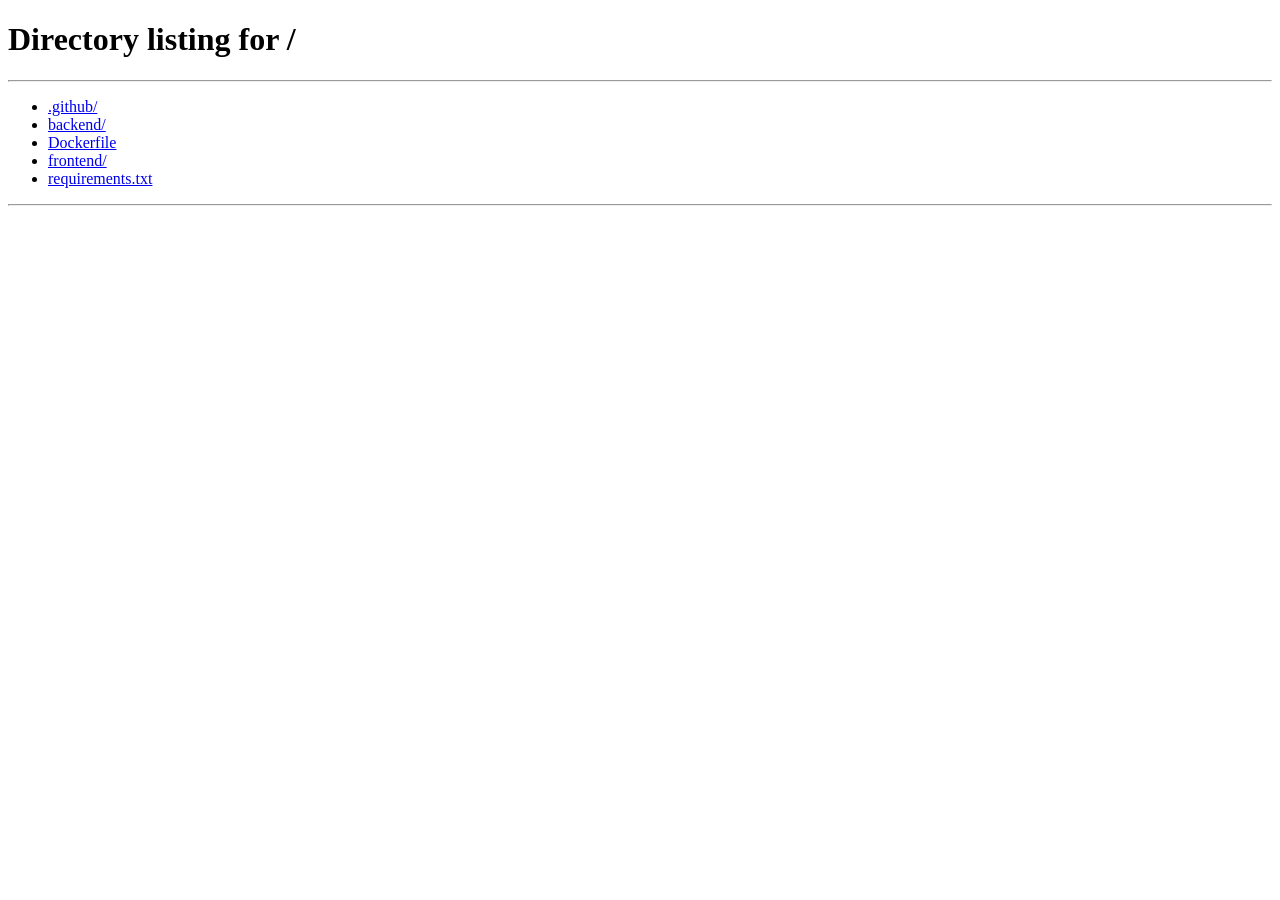
<file: backend/templates/professional-bookings.html>
﻿<!DOCTYPE html>
<html lang="en">
<head>
    <meta charset="UTF-8">
    <meta name="viewport" content="width=device-width, initial-scale=1.0, maximum-scale=1.0, user-scalable=yes">
    <title>30 Minutes - My Bookings</title>
    <link href="https://cdn.jsdelivr.net/npm/bootstrap@5.3.0/dist/css/bootstrap.min.css" rel="stylesheet">
    <link href="https://cdn.jsdelivr.net/npm/bootstrap-icons@1.11.0/font/bootstrap-icons.css" rel="stylesheet">
    <link href="https://fonts.googleapis.com/css2?family=Space+Grotesk:wght@500;600;700&family=Inter:wght@400;500;600;700&family=IBM+Plex+Mono:wght@500;600&display=swap" rel="stylesheet">
    <style>
        :root {
            --navy: #14213d;
            --navy-2: #1c2c52;
            --ink: #101828;
            --amber: #f2a71b;
            --amber-dark: #d88f0a;
            --teal: #0f7173;
            --paper: #f5f6f8;
            --card: #ffffff;
            --line: #e3e6ec;
            --muted: #64748b;
            --radius: 10px;
        }

        * {
            font-family: 'Inter', -apple-system, BlinkMacSystemFont, sans-serif;
            margin: 0;
            padding: 0;
            box-sizing: border-box;
        }

        h1, h2, h3, h4, h5, h6, .brand-text {
            font-family: 'Space Grotesk', 'Inter', sans-serif;
            letter-spacing: -0.01em;
        }

        .stat-number, .status-badge, #bookingCount, #totalBookingsBadge {
            font-family: 'IBM Plex Mono', ui-monospace, monospace;
        }

        body {
            background: var(--paper);
            color: var(--ink);
            transition: all 0.3s ease;
            min-height: 100vh;
            background-image: radial-gradient(circle, #d8dce4 1px, transparent 1px);
            background-size: 26px 26px;
            background-position: -13px -13px;
        }

        body.dark-mode {
            background-color: #0b1220;
            background-image: radial-gradient(circle, #1c2740 1px, transparent 1px);
            background-size: 26px 26px;
            background-position: -13px -13px;
            color: #e2e8f0;
        }

        /* ===== NAVBAR ===== */
        .navbar {
            background: var(--card) !important;
            box-shadow: 0 1px 0 var(--line);
            padding: 12px 0;
            position: sticky;
            top: 0;
            z-index: 1000;
        }

        body.dark-mode .navbar {
            background: #101a2e !important;
            box-shadow: 0 1px 0 #1e293b;
        }

        .brand-text {
            font-weight: 700;
            font-size: 1.2rem;
            color: var(--navy);
        }

        body.dark-mode .brand-text { color: #e2e8f0; }

        .nav-link {
            font-weight: 500;
            font-size: 0.92rem;
            color: var(--muted);
            padding: 8px 14px !important;
            border-radius: 8px;
            transition: all 0.2s;
            cursor: pointer;
        }

        body.dark-mode .nav-link { color: #94a3b8; }

        .nav-link:hover,
        .nav-link.active {
            color: var(--navy) !important;
            background: #eef1f6;
        }

        body.dark-mode .nav-link:hover,
        body.dark-mode .nav-link.active {
            background: rgba(242, 167, 27, 0.1);
            color: var(--amber) !important;
        }

        /* ===== SIDEBAR ===== */
        .sidebar {
            background: var(--card);
            border-radius: var(--radius);
            padding: 18px;
            border: 1px solid var(--line);
            box-shadow: 0 2px 10px rgba(16,24,40,0.04);
            position: sticky;
            top: 80px;
        }

        body.dark-mode .sidebar {
            background: #101a2e;
            border-color: #1e293b;
        }

        .sidebar-link {
            padding: 11px 14px;
            border-radius: 8px;
            color: var(--muted);
            text-decoration: none;
            transition: all 0.2s;
            display: flex;
            align-items: center;
            gap: 12px;
            font-weight: 500;
            font-size: 0.92rem;
            margin-bottom: 4px;
            cursor: pointer;
            border: none;
            background: transparent;
            width: 100%;
            text-align: left;
        }

        body.dark-mode .sidebar-link { color: #94a3b8; }

        .sidebar-link:hover {
            background: #eef1f6;
            color: var(--navy);
        }

        body.dark-mode .sidebar-link:hover {
            background: rgba(242, 167, 27, 0.08);
            color: var(--amber);
        }

        .sidebar-link.active {
            background: var(--navy);
            color: var(--amber);
        }

        body.dark-mode .sidebar-link.active {
            background: #1c2c52;
            color: var(--amber);
        }

        .sidebar-link i { font-size: 17px; width: 22px; }

        .sidebar-link.danger { color: #dc2626; }
        .sidebar-link.danger:hover { background: #fee2e2; color: #b91c1c; }
        body.dark-mode .sidebar-link.danger:hover { background: #3f1414; color: #f87171; }

        /* ===== STATUS BADGE ===== */
        .status-badge {
            padding: 4px 12px;
            border-radius: 6px;
            font-size: 11px;
            font-weight: 600;
            text-transform: uppercase;
            letter-spacing: 0.04em;
            display: inline-block;
            border: 1px solid transparent;
        }

        .status-pending {
            background: #fdf1dc;
            color: var(--amber-dark);
        }

        .status-accepted,
        .status-in_progress {
            background: #eaf1f8;
            color: #2f6fa8;
        }

        .status-completed {
            background: #e2f3f2;
            color: var(--teal);
        }

        .status-cancelled {
            background: #fbe4e4;
            color: #b0342a;
        }

        body.dark-mode .status-pending {
            background: #3a2a0c;
            color: var(--amber);
        }

        body.dark-mode .status-accepted,
        body.dark-mode .status-in_progress {
            background: #16283b;
            color: #7fb2df;
        }

        body.dark-mode .status-completed {
            background: #0c3536;
            color: #5fd6d3;
        }

        body.dark-mode .status-cancelled {
            background: #3a1414;
            color: #f0908a;
        }

        /* ===== TABLE CONTAINER ===== */
        .table-container {
            background: var(--card);
            border-radius: var(--radius);
            padding: 22px;
            border: 1px solid var(--line);
            box-shadow: 0 2px 10px rgba(16,24,40,0.04);
            overflow-x: auto;
        }

        body.dark-mode .table-container {
            background: #101a2e;
            border-color: #1e293b;
        }

        .table { margin-bottom: 0; }

        .table th {
            font-weight: 600;
            color: var(--muted);
            border-bottom: 2px solid var(--line);
            font-size: 12px;
            text-transform: uppercase;
            letter-spacing: 0.06em;
            padding: 12px 8px;
            font-family: 'IBM Plex Mono', monospace;
        }

        body.dark-mode .table th {
            color: #94a3b8;
            border-bottom-color: #1e293b;
        }

        .table td {
            vertical-align: middle;
            padding: 12px 8px;
            font-size: 14px;
        }

        body.dark-mode .table td { color: #e2e8f0; }

        .table tbody tr { transition: all 0.2s; }

        .table tbody tr:hover { background: #f4f6fa; }

        body.dark-mode .table tbody tr:hover { background: #0b1220; }

        .text-success { color: var(--teal) !important; }

        /* ===== LOADING SPINNER ===== */
        .loading-spinner {
            display: flex;
            justify-content: center;
            align-items: center;
            min-height: 400px;
            flex-direction: column;
            gap: 20px;
        }

        .spinner {
            width: 44px;
            height: 44px;
            border: 4px solid var(--line);
            border-top-color: var(--amber);
            border-radius: 50%;
            animation: spin 0.9s linear infinite;
        }

        @keyframes spin { to { transform: rotate(360deg); } }

        .loading-text {
            color: var(--muted);
            font-size: 15px;
            font-weight: 500;
        }

        body.dark-mode .loading-text { color: #94a3b8; }

        /* ===== SECTION HEADER ===== */
        .section-header {
            display: flex;
            justify-content: space-between;
            align-items: center;
            margin-bottom: 20px;
            flex-wrap: wrap;
            gap: 10px;
        }

        .section-header h5 {
            font-weight: 700;
            margin: 0;
            font-size: 17px;
            color: var(--navy);
        }

        body.dark-mode .section-header h5 { color: #e2e8f0; }

        .section-header h5 i { margin-right: 8px; color: var(--amber-dark); }

        /* ===== STAT CARD ===== */
        .stat-card {
            background: var(--card);
            border-radius: var(--radius);
            padding: 20px;
            border: 1px solid var(--line);
            box-shadow: 0 2px 10px rgba(16,24,40,0.04);
            transition: all 0.25s;
            height: 100%;
        }

        body.dark-mode .stat-card {
            background: #101a2e;
            border-color: #1e293b;
        }

        .stat-card:hover {
            transform: translateY(-3px);
            box-shadow: 0 10px 24px rgba(20,33,61,0.08);
            border-color: var(--amber);
        }

        .stat-number {
            font-size: 26px;
            font-weight: 600;
            line-height: 1.2;
        }

        .stat-number.text-primary { color: var(--navy) !important; }
        .stat-number.text-warning { color: var(--amber-dark) !important; }
        .stat-number.text-danger { color: #b0342a !important; }

        .stat-label {
            color: var(--muted);
            font-size: 13px;
            font-weight: 500;
            margin-top: 4px;
            font-family: 'Inter', sans-serif;
        }

        body.dark-mode .stat-label { color: #94a3b8; }

        .stat-card i.display-4 { font-size: 34px !important; }
        .stat-card i.text-primary { color: var(--navy) !important; }
        .stat-card i.text-success { color: var(--teal) !important; }
        .stat-card i.text-warning { color: var(--amber-dark) !important; }
        .stat-card i.text-danger { color: #b0342a !important; }

        /* ===== DARK MODE TOGGLE ===== */
        .dark-mode-toggle {
            background: transparent;
            border: 1px solid var(--line);
            color: var(--muted);
            cursor: pointer;
            font-size: 16px;
            width: 36px;
            height: 36px;
            border-radius: 50%;
            display: flex;
            align-items: center;
            justify-content: center;
            transition: all 0.2s;
        }

        body.dark-mode .dark-mode-toggle { color: #94a3b8; border-color: #263252; }
        .dark-mode-toggle:hover { background: var(--navy); color: var(--amber); border-color: var(--navy); }

        /* ===== LOGOUT BUTTON ===== */
        .logout-btn { cursor: pointer; transition: all 0.2s; }
        .logout-btn:hover { opacity: 0.85; transform: scale(0.98); }

        .btn-outline-danger { border-radius: 8px; font-weight: 600; }
        .btn-primary { background: var(--navy); border-color: var(--navy); border-radius: 8px; font-weight: 600; }
        .btn-primary:hover { background: var(--navy-2); border-color: var(--navy-2); }

        .badge.bg-primary { background: var(--navy) !important; }

        /* ===== MOBILE SIDEBAR ===== */
        .mobile-sidebar-toggle {
            display: none;
            position: fixed;
            bottom: 20px;
            right: 20px;
            z-index: 999;
            background: var(--navy);
            color: var(--amber);
            border: none;
            border-radius: 50%;
            width: 54px;
            height: 54px;
            font-size: 22px;
            box-shadow: 0 6px 20px rgba(20,33,61,0.3);
            cursor: pointer;
            transition: all 0.2s;
        }

        .mobile-sidebar-toggle:hover { transform: scale(1.06); }

        .mobile-sidebar {
            position: fixed;
            bottom: 88px;
            right: 20px;
            background: var(--card);
            border-radius: var(--radius);
            padding: 14px;
            border: 1px solid var(--line);
            box-shadow: 0 10px 32px rgba(16,24,40,0.15);
            width: 200px;
            display: none;
            z-index: 999;
        }

        body.dark-mode .mobile-sidebar { background: #101a2e; border-color: #1e293b; }
        .mobile-sidebar.show { display: block; }

        @media (max-width: 991px) {
            .sidebar { display: none; }
            .mobile-sidebar-toggle { display: flex; align-items: center; justify-content: center; }
        }

        @media (max-width: 767px) {
            .table-container { padding: 12px; }
            .table td, .table th { font-size: 12px; padding: 8px 4px; }
            .section-header h5 { font-size: 16px; }
            .stat-number { font-size: 20px; }
        }

        @media (max-width: 575px) {
            .table td, .table th { font-size: 11px; padding: 6px 3px; }
            .status-badge { font-size: 10px; padding: 2px 8px; }
        }

        /* ===== SCROLLBAR ===== */
        ::-webkit-scrollbar { width: 6px; height: 6px; }
        ::-webkit-scrollbar-track { background: #eef1f6; }
        body.dark-mode ::-webkit-scrollbar-track { background: #101a2e; }
        ::-webkit-scrollbar-thumb { background: var(--navy); border-radius: 3px; }

        /* ===== EMPTY STATE ===== */
        .empty-state { text-align: center; padding: 60px 20px; }
        .empty-state i { font-size: 56px; color: #b6bcc8; }
        body.dark-mode .empty-state i { color: #334155; }
        .empty-state h5 { margin-top: 16px; font-weight: 600; }
        .empty-state p { color: var(--muted); }
        body.dark-mode .empty-state p { color: #94a3b8; }
    </style>
</head>
<body>
    <!-- ===== NAVBAR ===== -->
    <nav class="navbar navbar-expand-lg bg-white">
        <div class="container">
            <a class="navbar-brand fw-bold" href="/">
                <i class="bi bi-clock-history" style="color: var(--amber-dark);"></i>
                <span class="brand-text">30 Minutes</span>
            </a>
            <button class="navbar-toggler border-0" type="button" data-bs-toggle="collapse" data-bs-target="#navbarNav">
                <span class="navbar-toggler-icon"></span>
            </button>
            <div class="collapse navbar-collapse" id="navbarNav">
                <ul class="navbar-nav ms-auto align-items-center">
                    <li class="nav-item">
                        <a class="nav-link" href="/professional-dashboard/">
                            <i class="bi bi-speedometer2"></i> Dashboard
                        </a>
                    </li>
                    <li class="nav-item">
                        <a class="nav-link active" href="/professional-bookings/">
                            <i class="bi bi-calendar-check"></i> Bookings
                        </a>
                    </li>
                    <li class="nav-item">
                        <a class="nav-link" href="/professional-earnings/">
                            <i class="bi bi-wallet2"></i> Earnings
                        </a>
                    </li>
                    <li class="nav-item">
                        <button class="dark-mode-toggle" id="themeToggle">
                            <i class="bi bi-moon-fill"></i>
                        </button>
                    </li>
                    <li class="nav-item ms-2">
                        <a href="#" class="btn btn-outline-danger btn-sm rounded-pill px-3 logout-btn" id="logoutBtn" onclick="logoutUser(event)">
                            <i class="bi bi-box-arrow-right"></i> Logout
                        </a>
                    </li>
                </ul>
            </div>
        </div>
    </nav>

    <!-- ===== MOBILE SIDEBAR ===== -->
    <button class="mobile-sidebar-toggle" id="mobileSidebarToggle">
        <i class="bi bi-list"></i>
    </button>
    <div class="mobile-sidebar" id="mobileSidebar">
        <a href="/professional-dashboard/" class="sidebar-link">
            <i class="bi bi-speedometer2"></i> Dashboard
        </a>
        <a href="/professional-bookings/" class="sidebar-link active">
            <i class="bi bi-calendar-check"></i> Bookings
        </a>
        <a href="/professional-earnings/" class="sidebar-link">
            <i class="bi bi-wallet2"></i> Earnings
        </a>
        <hr>
        <a href="#" class="sidebar-link danger logout-btn" id="logoutMobile" onclick="logoutUser(event)">
            <i class="bi bi-box-arrow-right"></i> Logout
        </a>
    </div>

    <div class="container-fluid py-4">
        <div class="row">
            <!-- ===== DESKTOP SIDEBAR ===== -->
            <div class="col-lg-2 d-none d-lg-block">
                <div class="sidebar">
                    <a href="/professional-dashboard/" class="sidebar-link">
                        <i class="bi bi-speedometer2"></i> Dashboard
                    </a>
                    <a href="/professional-bookings/" class="sidebar-link active">
                        <i class="bi bi-calendar-check"></i> Bookings
                    </a>
                    <a href="/professional-earnings/" class="sidebar-link">
                        <i class="bi bi-wallet2"></i> Earnings
                    </a>
                    <hr>
                    <a href="#" class="sidebar-link danger logout-btn" id="logoutSidebar" onclick="logoutUser(event)">
                        <i class="bi bi-box-arrow-right"></i> Logout
                    </a>
                </div>
            </div>

            <!-- ===== MAIN CONTENT ===== -->
            <div class="col-lg-10">
                <!-- Loading Spinner -->
                <div id="loadingSpinner" class="loading-spinner">
                    <div class="spinner"></div>
                    <div class="loading-text">Loading your bookings...</div>
                </div>

                <!-- Bookings Content -->
                <div id="bookingsContent" style="display: none;">
                    <!-- ===== HEADER ===== -->
                    <div class="d-flex flex-wrap justify-content-between align-items-center mb-4">
                        <div>
                            <h2 class="fw-bold mb-1">
                                <i class="bi bi-calendar-check" style="color: var(--navy);"></i> My Bookings
                            </h2>
                            <p class="text-muted">View and manage all your service bookings</p>
                        </div>
                        <div class="d-flex align-items-center gap-2 mt-2 mt-sm-0">
                            <span class="badge bg-primary" id="totalBookingsBadge">0 Total</span>
                        </div>
                    </div>

                    <!-- ===== STATISTICS ===== -->
                    <div class="row g-4 mb-4">
                        <div class="col-xl-3 col-md-6">
                            <div class="stat-card">
                                <div class="d-flex justify-content-between align-items-center">
                                    <div>
                                        <div class="stat-number text-primary" id="totalBookings">0</div>
                                        <div class="stat-label">Total Bookings</div>
                                    </div>
                                    <i class="bi bi-calendar3 display-4 text-primary opacity-50"></i>
                                </div>
                            </div>
                        </div>
                        <div class="col-xl-3 col-md-6">
                            <div class="stat-card">
                                <div class="d-flex justify-content-between align-items-center">
                                    <div>
                                        <div class="stat-number text-success" id="completedCount">0</div>
                                        <div class="stat-label">Completed</div>
                                    </div>
                                    <i class="bi bi-check-circle display-4 text-success opacity-50"></i>
                                </div>
                            </div>
                        </div>
                        <div class="col-xl-3 col-md-6">
                            <div class="stat-card">
                                <div class="d-flex justify-content-between align-items-center">
                                    <div>
                                        <div class="stat-number text-warning" id="pendingCount">0</div>
                                        <div class="stat-label">Pending</div>
                                    </div>
                                    <i class="bi bi-clock display-4 text-warning opacity-50"></i>
                                </div>
                            </div>
                        </div>
                        <div class="col-xl-3 col-md-6">
                            <div class="stat-card">
                                <div class="d-flex justify-content-between align-items-center">
                                    <div>
                                        <div class="stat-number text-danger" id="cancelledCount">0</div>
                                        <div class="stat-label">Cancelled</div>
                                    </div>
                                    <i class="bi bi-x-circle display-4 text-danger opacity-50"></i>
                                </div>
                            </div>
                        </div>
                    </div>

                    <!-- ===== BOOKINGS TABLE ===== -->
                    <div class="table-container">
                        <div class="section-header">
                            <h5><i class="bi bi-list-ul"></i> All Bookings</h5>
                            <span class="text-muted small" id="bookingCount">0 bookings</span>
                        </div>
                        <div class="table-responsive">
                            <table class="table table-hover">
                                <thead>
                                    <tr>
                                        <th>#</th>
                                        <th>Customer</th>
                                        <th>Service</th>
                                        <th>Date &amp; Time</th>
                                        <th>Amount</th>
                                        <th>Status</th>
                                    </tr>
                                </thead>
                                <tbody id="allBookingsTable">
                                    <tr>
                                        <td colspan="6" class="text-center py-4">
                                            <div class="empty-state">
                                                <i class="bi bi-inbox"></i>
                                                <h5>No Bookings Yet</h5>
                                                <p>You haven't received any bookings. Share your services to get started!</p>
                                            </div>
                                        </td>
                                    </tr>
                                </tbody>
                            </table>
                        </div>
                    </div>
                </div>
            </div>
        </div>
    </div>

    <script src="https://cdn.jsdelivr.net/npm/bootstrap@5.3.0/dist/js/bootstrap.bundle.min.js"></script>
    <script>
        // ============================================
        // LOGOUT FUNCTION
        // ============================================
        function logoutUser(event) {
            if (event) {
                event.preventDefault();
                event.stopPropagation();
            }
            console.log('🔴 Logging out...');
            localStorage.clear();
            window.location.href = '/';
        }

        // ============================================
        // THEME TOGGLE
        // ============================================
        const themeToggle = document.getElementById('themeToggle');
        if (themeToggle) {
            themeToggle.addEventListener('click', function() {
                document.body.classList.toggle('dark-mode');
                const icon = this.querySelector('i');
                if (document.body.classList.contains('dark-mode')) {
                    icon.className = 'bi bi-sun-fill';
                    localStorage.setItem('darkMode', 'true');
                } else {
                    icon.className = 'bi bi-moon-fill';
                    localStorage.setItem('darkMode', 'false');
                }
            });
        }

        if (localStorage.getItem('darkMode') === 'true') {
            document.body.classList.add('dark-mode');
            const toggle = document.getElementById('themeToggle');
            if (toggle) {
                const icon = toggle.querySelector('i');
                if (icon) icon.className = 'bi bi-sun-fill';
            }
        }

        // ============================================
        // MOBILE SIDEBAR
        // ============================================
        const mobileToggle = document.getElementById('mobileSidebarToggle');
        const mobileSidebar = document.getElementById('mobileSidebar');

        if (mobileToggle) {
            mobileToggle.addEventListener('click', function(e) {
                e.stopPropagation();
                mobileSidebar.classList.toggle('show');
            });
        }

        document.addEventListener('click', function(e) {
            if (mobileSidebar && !mobileSidebar.contains(e.target) && e.target !== mobileToggle) {
                mobileSidebar.classList.remove('show');
            }
        });

        // ============================================
        // LOAD BOOKINGS
        // ============================================
        async function loadBookings() {
            const token = localStorage.getItem('access_token');

            if (!token) {
                window.location.href = '/';
                return;
            }

            try {
                const response = await fetch('/api/auth/dashboard/', {
                    headers: {
                        'Authorization': `Bearer ${token}`
                    }
                });

                if (response.status === 401) {
                    logoutUser();
                    return;
                }

                const data = await response.json();
                console.log('📊 Bookings Data:', data);

                // Hide loading, show content
                document.getElementById('loadingSpinner').style.display = 'none';
                document.getElementById('bookingsContent').style.display = 'block';

                // ===== UPDATE STATISTICS =====
                const stats = data.statistics || {};
                document.getElementById('totalBookings').textContent = stats.total_bookings || 0;
                document.getElementById('completedCount').textContent = stats.completed || 0;
                document.getElementById('pendingCount').textContent = stats.pending || 0;
                document.getElementById('cancelledCount').textContent = stats.cancelled || 0;
                document.getElementById('totalBookingsBadge').textContent = `${stats.total_bookings || 0} Total`;
                document.getElementById('bookingCount').textContent = `${stats.total_bookings || 0} bookings`;

                // ===== UPDATE TABLE =====
                const tableBody = document.getElementById('allBookingsTable');

                if (data.recent_bookings && data.recent_bookings.length > 0) {
                    tableBody.innerHTML = data.recent_bookings.map(booking => `
                        <tr>
                            <td><span class="fw-bold">#${booking.id}</span></td>
                            <td>
                                <div class="fw-semibold">${booking.customer_name}</div>
                                <small class="text-muted">
                                    <i class="bi bi-phone"></i> ${booking.customer_phone || 'N/A'}
                                </small>
                                <br>
                                <small class="text-muted">
                                    <i class="bi bi-geo-alt"></i> ${booking.customer_address || 'N/A'}
                                </small>
                            </td>
                            <td>
                                <div class="fw-semibold">${booking.service}</div>
                                <small class="text-muted">
                                    <i class="bi bi-clock"></i> ${booking.duration || '30 min'}
                                </small>
                            </td>
                            <td>
                                <div>${booking.scheduled_time || booking.created_at}</div>
                                <small class="text-muted">
                                    <i class="bi bi-calendar"></i> ${booking.created_at}
                                </small>
                            </td>
                            <td><span class="fw-bold text-success">₹${booking.total_amount}</span></td>
                            <td><span class="status-badge status-${booking.status}">${booking.status}</span></td>
                        </tr>
                    `).join('');
                } else {
                    tableBody.innerHTML = `
                        <tr>
                            <td colspan="6" class="text-center py-4">
                                <div class="empty-state">
                                    <i class="bi bi-inbox"></i>
                                    <h5>No Bookings Yet</h5>
                                    <p>You haven't received any bookings. Share your services to get started!</p>
                                </div>
                            </td>
                        </tr>
                    `;
                }

            } catch (error) {
                console.error('❌ Error loading bookings:', error);
                document.getElementById('loadingSpinner').innerHTML = `
                    <div class="text-center">
                        <i class="bi bi-exclamation-triangle display-4 text-danger"></i>
                        <p class="mt-3 text-danger">Error loading bookings. Please try again.</p>
                        <button class="btn btn-primary" onclick="loadBookings()">Retry</button>
                    </div>
                `;
            }
        }

        // ============================================
        // PAGE LOAD
        // ============================================
        document.addEventListener('DOMContentLoaded', function() {
            // Check if user is logged in
            const user = localStorage.getItem('user');
            if (!user) {
                window.location.href = '/';
                return;
            }

            const userData = JSON.parse(user);
            if (userData.role !== 'technician') {
                window.location.href = '/';
                return;
            }

            loadBookings();
        });

        console.log('📋 Professional Bookings Page Ready!');
    </script>
</body>
</html>
</file>
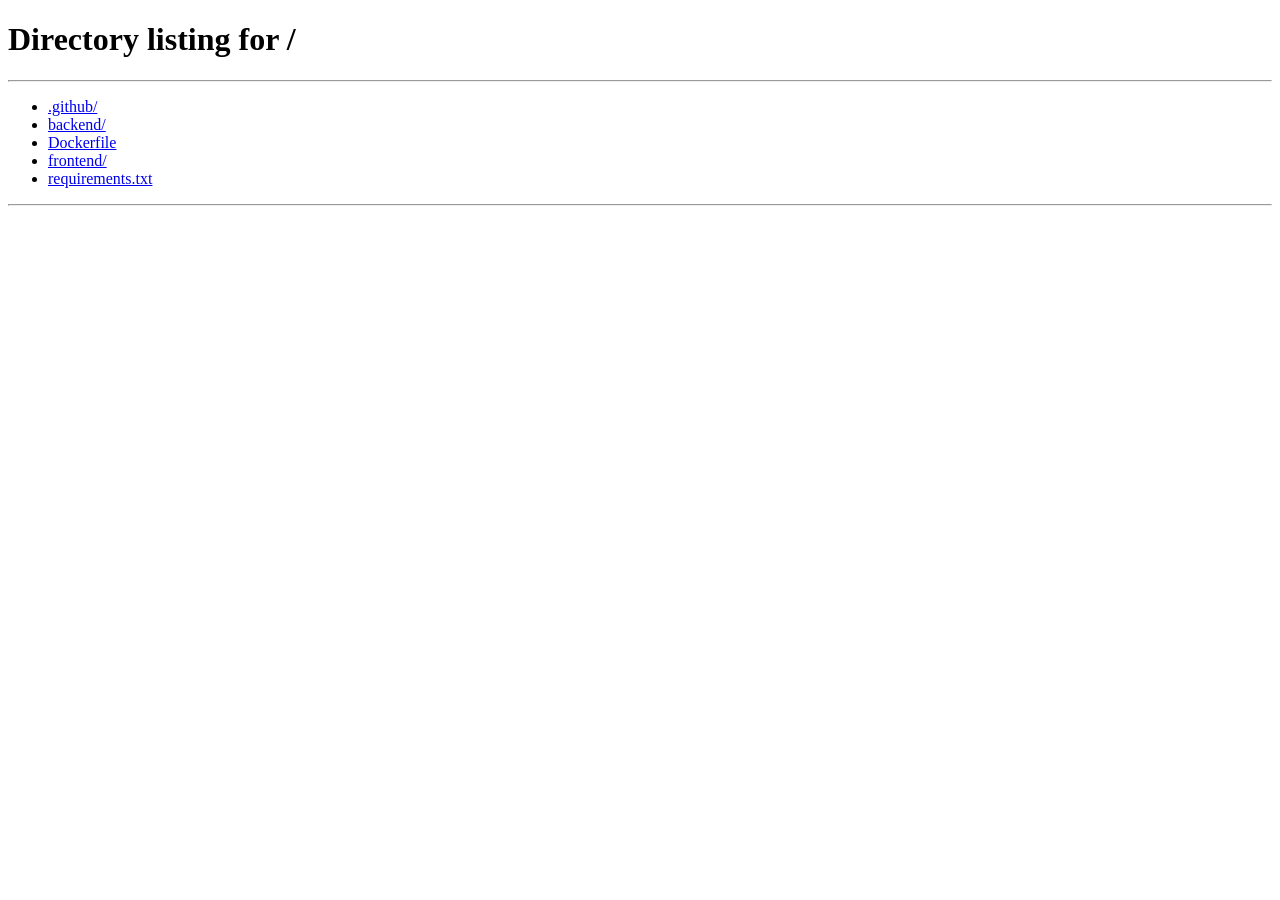
<file: backend/templates/professional-dashboard.html>
﻿<!DOCTYPE html>
<html lang="en">
<head>
    <meta charset="UTF-8">
    <meta name="viewport" content="width=device-width, initial-scale=1.0, maximum-scale=1.0, user-scalable=yes">
    <title>30 Minutes - Professional Dashboard</title>
    <link href="https://cdn.jsdelivr.net/npm/bootstrap@5.3.0/dist/css/bootstrap.min.css" rel="stylesheet">
    <link href="https://cdn.jsdelivr.net/npm/bootstrap-icons@1.11.0/font/bootstrap-icons.css" rel="stylesheet">
    <link href="https://fonts.googleapis.com/css2?family=Space+Grotesk:wght@500;600;700&family=Inter:wght@400;500;600;700&family=IBM+Plex+Mono:wght@500;600&display=swap" rel="stylesheet">
    <style>
        :root {
            --navy: #14213d;
            --navy-2: #1c2c52;
            --ink: #101828;
            --amber: #f2a71b;
            --amber-dark: #d88f0a;
            --teal: #0f7173;
            --paper: #f5f6f8;
            --card: #ffffff;
            --line: #e3e6ec;
            --muted: #64748b;
            --radius: 10px;
        }
        * { font-family: 'Inter', sans-serif; margin: 0; padding: 0; box-sizing: border-box; }
        h1, h2, h3, h4, h5, h6, .brand-text { font-family: 'Space Grotesk', 'Inter', sans-serif; letter-spacing: -0.01em; }
        .stat-number, .status-badge, #bookingCount, #pendingCount, .badge, .location-status { font-family: 'IBM Plex Mono', ui-monospace, monospace; }

        body {
            background: var(--paper);
            color: var(--ink);
            transition: all 0.3s ease;
            min-height: 100vh;
            background-image: radial-gradient(circle, #d8dce4 1px, transparent 1px);
            background-size: 26px 26px;
            background-position: -13px -13px;
        }
        body.dark-mode {
            background-color: #0b1220;
            background-image: radial-gradient(circle, #1c2740 1px, transparent 1px);
            background-size: 26px 26px;
            background-position: -13px -13px;
            color: #e2e8f0;
        }

        /* ===== NAVBAR ===== */
        .navbar { background: var(--card) !important; box-shadow: 0 1px 0 var(--line); padding: 12px 0; position: sticky; top: 0; z-index: 1000; }
        body.dark-mode .navbar { background: #101a2e !important; box-shadow: 0 1px 0 #1e293b; }
        .brand-text { font-weight: 700; font-size: 1.2rem; color: var(--navy); }
        body.dark-mode .brand-text { color: #e2e8f0; }
        .nav-link { font-weight: 500; font-size: 0.92rem; color: var(--muted); padding: 8px 14px !important; border-radius: 8px; transition: all 0.2s; cursor: pointer; }
        body.dark-mode .nav-link { color: #94a3b8; }
        .nav-link:hover, .nav-link.active { color: var(--navy) !important; background: #eef1f6; }
        body.dark-mode .nav-link:hover, body.dark-mode .nav-link.active { background: rgba(242,167,27,0.1); color: var(--amber) !important; }

        .dark-mode-toggle { background: transparent; border: 1px solid var(--line); color: var(--muted); cursor: pointer; font-size: 16px; width: 36px; height: 36px; border-radius: 50%; display: flex; align-items: center; justify-content: center; transition: all 0.2s; }
        body.dark-mode .dark-mode-toggle { color: #94a3b8; border-color: #263252; }
        .dark-mode-toggle:hover { background: var(--navy); color: var(--amber); border-color: var(--navy); }

        /* ===== SIDEBAR ===== */
        .sidebar { background: var(--card); border-radius: var(--radius); padding: 18px; border: 1px solid var(--line); box-shadow: 0 2px 10px rgba(16,24,40,0.04); position: sticky; top: 80px; }
        body.dark-mode .sidebar { background: #101a2e; border-color: #1e293b; }
        .sidebar-link { padding: 11px 14px; border-radius: 8px; color: var(--muted); text-decoration: none; transition: all 0.2s; display: flex; align-items: center; gap: 12px; font-weight: 500; font-size: 0.92rem; margin-bottom: 4px; cursor: pointer; border: none; background: transparent; width: 100%; text-align: left; }
        body.dark-mode .sidebar-link { color: #94a3b8; }
        .sidebar-link:hover { background: #eef1f6; color: var(--navy); }
        body.dark-mode .sidebar-link:hover { background: rgba(242,167,27,0.08); color: var(--amber); }
        .sidebar-link.active { background: var(--navy); color: var(--amber); }
        body.dark-mode .sidebar-link.active { background: #1c2c52; color: var(--amber); }
        .sidebar-link i { font-size: 17px; width: 22px; }
        .sidebar-link.danger { color: #dc2626; }
        .sidebar-link.danger:hover { background: #fee2e2; color: #b91c1c; }
        body.dark-mode .sidebar-link.danger:hover { background: #3f1414; color: #f87171; }

        /* ===== STAT CARDS ===== */
        .stat-card { background: var(--card); border-radius: var(--radius); padding: 20px; border: 1px solid var(--line); box-shadow: 0 2px 10px rgba(16,24,40,0.04); transition: all 0.25s; height: 100%; }
        body.dark-mode .stat-card { background: #101a2e; border-color: #1e293b; }
        .stat-card:hover { transform: translateY(-3px); box-shadow: 0 10px 24px rgba(20,33,61,0.08); border-color: var(--amber); }
        .stat-number { font-size: 26px; font-weight: 600; line-height: 1.2; }
        .stat-number.text-primary { color: var(--navy) !important; }
        .stat-number.text-success { color: var(--teal) !important; }
        .stat-number.text-warning { color: var(--amber-dark) !important; }
        .stat-label { color: var(--muted); font-size: 13px; font-weight: 500; margin-top: 4px; font-family: 'Inter', sans-serif; }
        body.dark-mode .stat-label { color: #94a3b8; }
        .stat-card i.display-4 { font-size: 32px !important; }
        .stat-card i.text-primary { color: var(--navy) !important; }
        .stat-card i.text-success { color: var(--teal) !important; }
        .stat-card i.text-warning { color: var(--amber-dark) !important; }
        .stat-card i.text-info { color: #2f6fa8 !important; }
        .stat-card h3 { font-size: 24px; color: var(--navy); }
        body.dark-mode .stat-card h3 { color: #e2e8f0; }

        /* ===== STATUS BADGE ===== */
        .status-badge { padding: 4px 12px; border-radius: 6px; font-size: 11px; font-weight: 600; text-transform: uppercase; letter-spacing: 0.04em; display: inline-block; }
        .status-badge.bg-success { background: var(--teal) !important; }
        .status-badge.bg-danger { background: #b0342a !important; }
        .status-pending { background: #fdf1dc; color: var(--amber-dark); }
        .status-accepted, .status-in_progress { background: #eaf1f8; color: #2f6fa8; }
        .status-completed { background: #e2f3f2; color: var(--teal); }
        .status-cancelled, .status-rejected { background: #fbe4e4; color: #b0342a; }
        body.dark-mode .status-pending { background: #3a2a0c; color: var(--amber); }
        body.dark-mode .status-accepted, body.dark-mode .status-in_progress { background: #16283b; color: #7fb2df; }
        body.dark-mode .status-completed { background: #0c3536; color: #5fd6d3; }
        body.dark-mode .status-cancelled, body.dark-mode .status-rejected { background: #3a1414; color: #f0908a; }

        /* ===== LOCATION BANNER - PROFESSIONAL ===== */
        .location-banner {
            background: var(--card);
            border: 1px solid var(--line);
            border-radius: var(--radius);
            padding: 16px 20px;
            box-shadow: 0 2px 10px rgba(16,24,40,0.04);
            transition: all 0.3s;
            margin-bottom: 20px;
        }
        body.dark-mode .location-banner {
            background: #101a2e;
            border-color: #1e293b;
        }
        .location-banner .left {
            display: flex;
            align-items: center;
            gap: 14px;
        }
        .location-banner .icon {
            font-size: 1.5rem;
            color: var(--amber);
        }
        .location-banner .info h6 {
            font-weight: 700;
            margin: 0;
            font-size: 1rem;
            color: var(--navy);
        }
        body.dark-mode .location-banner .info h6 {
            color: #e2e8f0;
        }
        .location-banner .info p {
            margin: 0;
            font-size: 0.8rem;
            color: var(--muted);
        }
        body.dark-mode .location-banner .info p {
            color: #94a3b8;
        }
        .location-status-text {
            font-size: 0.75rem;
            opacity: 0.7;
        }
        .location-status-text .dot {
            display: inline-block;
            width: 8px;
            height: 8px;
            border-radius: 50%;
            margin-right: 6px;
        }
        .location-status-text .dot.on {
            background: #2ecc71;
            animation: pulse-dot 1.5s infinite;
        }
        .location-status-text .dot.off {
            background: #e74c3c;
        }
        @keyframes pulse-dot {
            0%, 100% { opacity: 1; transform: scale(1); }
            50% { opacity: 0.5; transform: scale(0.7); }
        }
        .location-banner .btn-location-toggle {
            border-radius: 50px;
            font-weight: 600;
            padding: 8px 20px;
            transition: all 0.3s;
            white-space: nowrap;
        }
        .location-banner .btn-location-toggle:hover {
            transform: scale(1.05);
        }
        .location-banner .btn-location-toggle.location-on {
            background: var(--teal);
            border-color: var(--teal);
            color: white;
        }
        .location-banner .btn-location-toggle.location-on:hover {
            background: #0b5c5e;
            border-color: #0b5c5e;
        }

        /* ===== TABLE CONTAINER ===== */
        .table-container { background: var(--card); border-radius: var(--radius); padding: 20px; border: 1px solid var(--line); box-shadow: 0 2px 10px rgba(16,24,40,0.04); overflow-x: auto; }
        body.dark-mode .table-container { background: #101a2e; border-color: #1e293b; }
        .table { margin-bottom: 0; }
        .table th { font-weight: 600; color: var(--muted); border-bottom: 2px solid var(--line); font-size: 12px; text-transform: uppercase; letter-spacing: 0.06em; font-family: 'IBM Plex Mono', monospace; }
        body.dark-mode .table th { color: #94a3b8; border-bottom-color: #1e293b; }
        .table td { vertical-align: middle; padding: 12px 8px; font-size: 14px; }
        body.dark-mode .table td { color: #e2e8f0; }
        .table tbody tr:hover { background: #f4f6fa; }
        body.dark-mode .table tbody tr:hover { background: #0b1220; }

        /* ===== LOADING SPINNER ===== */
        .loading-spinner { display: flex; justify-content: center; align-items: center; min-height: 500px; flex-direction: column; gap: 20px; }
        .spinner { width: 44px; height: 44px; border: 4px solid var(--line); border-top-color: var(--amber); border-radius: 50%; animation: spin 0.9s linear infinite; }
        @keyframes spin { to { transform: rotate(360deg); } }
        .loading-text { color: var(--muted); font-size: 15px; font-weight: 500; }
        body.dark-mode .loading-text { color: #94a3b8; }

        /* ===== PROFILE CARD ===== */
        .profile-card { background: var(--card); border-radius: var(--radius); padding: 20px; border: 1px solid var(--line); box-shadow: 0 2px 10px rgba(16,24,40,0.04); }
        body.dark-mode .profile-card { background: #101a2e; border-color: #1e293b; }
        .profile-avatar { width: 60px; height: 60px; border-radius: 50%; background: var(--navy); border: 2px solid var(--amber); display: flex; align-items: center; justify-content: center; font-size: 24px; font-weight: 700; color: var(--amber); flex-shrink: 0; font-family: 'Space Grotesk', sans-serif; }
        .profile-card h5 { color: var(--navy); }
        body.dark-mode .profile-card h5 { color: #e2e8f0; }

        .badge.bg-primary { background: var(--navy) !important; }
        .badge.bg-warning { background: #fdf1dc !important; color: var(--amber-dark) !important; }
        .badge.bg-success { background: var(--teal) !important; }

        /* ===== SECTION HEADER ===== */
        .section-header { display: flex; justify-content: space-between; align-items: center; margin-bottom: 16px; flex-wrap: wrap; gap: 10px; }
        .section-header h5 { font-weight: 700; margin: 0; font-size: 17px; color: var(--navy); }
        body.dark-mode .section-header h5 { color: #e2e8f0; }
        .section-header h5 i { color: var(--amber-dark); }
        .section-header h5 i.text-warning { color: var(--amber-dark) !important; }

        /* ===== LOGOUT / BUTTONS ===== */
        .logout-btn { cursor: pointer; transition: all 0.2s; }
        .logout-btn:hover { opacity: 0.85; transform: scale(0.98); }
        .btn-outline-danger { border-radius: 8px; font-weight: 600; }
        .btn-outline-primary { border-color: var(--navy); color: var(--navy); border-radius: 8px; font-weight: 600; }
        .btn-outline-primary:hover { background: var(--navy); border-color: var(--navy); }
        .btn-primary { background: var(--navy); border-color: var(--navy); border-radius: 8px; font-weight: 600; }
        .btn-primary:hover { background: var(--navy-2); border-color: var(--navy-2); }
        .btn-success { background: var(--teal); border-color: var(--teal); border-radius: 8px; font-weight: 600; }
        .btn-success:hover { background: #0b5c5e; border-color: #0b5c5e; }

        /* ===== MOBILE SIDEBAR ===== */
        .mobile-sidebar-toggle { display: none; position: fixed; bottom: 20px; right: 20px; z-index: 999; background: var(--navy); color: var(--amber); border: none; border-radius: 50%; width: 54px; height: 54px; font-size: 22px; box-shadow: 0 6px 20px rgba(20,33,61,0.3); cursor: pointer; transition: all 0.2s; }
        .mobile-sidebar-toggle:hover { transform: scale(1.06); }
        .mobile-sidebar { position: fixed; bottom: 88px; right: 20px; background: var(--card); border-radius: var(--radius); padding: 14px; border: 1px solid var(--line); box-shadow: 0 10px 32px rgba(16,24,40,0.15); width: 200px; display: none; z-index: 999; }
        body.dark-mode .mobile-sidebar { background: #101a2e; border-color: #1e293b; }
        .mobile-sidebar.show { display: block; }

        @media (max-width: 991px) { .sidebar { display: none; } .mobile-sidebar-toggle { display: flex; align-items: center; justify-content: center; } }
        @media (max-width: 767px) {
            .stat-number { font-size: 20px; }
            .stat-card { padding: 16px; }
            .profile-card .row { flex-direction: column; text-align: center; }
            .profile-card .d-flex { justify-content: center !important; }
            .profile-avatar { margin: 0 auto; }
            .table-container { padding: 12px; }
            .table td, .table th { font-size: 12px; padding: 8px 4px; }
            .location-banner .left { flex-direction: column; text-align: center; }
            .location-banner .d-flex { justify-content: center !important; }
        }
        @media (max-width: 575px) { .table td, .table th { font-size: 11px; padding: 6px 3px; } .status-badge { font-size: 10px; padding: 2px 8px; } .stat-number { font-size: 18px; } }

        /* ===== SCROLLBAR ===== */
        ::-webkit-scrollbar { width: 6px; height: 6px; }
        ::-webkit-scrollbar-track { background: #eef1f6; }
        body.dark-mode ::-webkit-scrollbar-track { background: #101a2e; }
        ::-webkit-scrollbar-thumb { background: var(--navy); border-radius: 3px; }

        /* ===== ACTION BUTTONS ===== */
        .btn-accept { background: var(--teal); color: white; border: none; padding: 4px 12px; border-radius: 6px; font-size: 12px; font-weight: 600; transition: all 0.2s; cursor: pointer; }
        .btn-accept:hover { background: #0b5c5e; transform: scale(1.05); }
        .btn-reject { background: #b0342a; color: white; border: none; padding: 4px 12px; border-radius: 6px; font-size: 12px; font-weight: 600; transition: all 0.2s; cursor: pointer; }
        .btn-reject:hover { background: #8f2a22; transform: scale(1.05); }
        .btn-start { background: var(--navy); color: var(--amber); border: none; padding: 4px 12px; border-radius: 6px; font-size: 12px; font-weight: 600; transition: all 0.2s; cursor: pointer; }
        .btn-start:hover { background: var(--navy-2); transform: scale(1.05); }
        .btn-finish { background: var(--amber-dark); color: white; border: none; padding: 4px 12px; border-radius: 6px; font-size: 12px; font-weight: 600; transition: all 0.2s; cursor: pointer; }
        .btn-finish:hover { background: #b87c08; transform: scale(1.05); }

        .btn-start:disabled, .btn-finish:disabled, .btn-accept:disabled, .btn-reject:disabled {
            opacity: 0.6;
            cursor: not-allowed;
            transform: none !important;
        }

        /* ===== OTP MODAL ===== */
        .modal-content { border-radius: 14px; border: none; }
        .modal-header { border-bottom: 1px solid var(--line); }
        body.dark-mode .modal-content { background: #101a2e; color: #e2e8f0; }
        body.dark-mode .modal-header { border-bottom-color: #1e293b; }
        .modal-title { font-weight: 700; color: var(--navy); }
        body.dark-mode .modal-title { color: #e2e8f0; }
        .modal-title i.text-success { color: var(--teal) !important; }

        .otp-input { width: 50px; height: 56px; text-align: center; font-size: 22px; font-weight: 700; border: 2px solid var(--line); border-radius: 10px; background: var(--paper); transition: all 0.2s; margin: 0 5px; font-family: 'IBM Plex Mono', monospace; }
        body.dark-mode .otp-input { background: #0b1220; border-color: #263252; color: #e2e8f0; }
        .otp-input:focus { border-color: var(--amber); box-shadow: 0 0 0 3px rgba(242,167,27,0.18); outline: none; }
        @media (max-width: 575px) { .otp-input { width: 40px; height: 46px; font-size: 18px; } }

        .notification-alert { position: fixed; top: 80px; right: 20px; z-index: 9999; max-width: 400px; animation: slideIn 0.5s ease; border-radius: 10px; }
        @keyframes slideIn { from { transform: translateX(100%); opacity: 0; } to { transform: translateX(0); opacity: 1; } }
    </style>
</head>
<body>
    <nav class="navbar navbar-expand-lg bg-white">
        <div class="container">
            <a class="navbar-brand fw-bold" href="/">
                <i class="bi bi-clock-history" style="color: var(--amber-dark);"></i>
                <span class="brand-text">30 Minutes</span>
            </a>
            <button class="navbar-toggler border-0" type="button" data-bs-toggle="collapse" data-bs-target="#navbarNav">
                <span class="navbar-toggler-icon"></span>
            </button>
            <div class="collapse navbar-collapse" id="navbarNav">
                <ul class="navbar-nav ms-auto align-items-center">
                    <li class="nav-item"><a class="nav-link active" href="/professional-dashboard/"><i class="bi bi-speedometer2"></i> Dashboard</a></li>
                    <li class="nav-item"><a class="nav-link" href="/professional-bookings/"><i class="bi bi-calendar-check"></i> Bookings</a></li>
                    <li class="nav-item"><a class="nav-link" href="/professional-earnings/"><i class="bi bi-wallet2"></i> Earnings</a></li>
                    <li class="nav-item"><button class="dark-mode-toggle" id="themeToggle"><i class="bi bi-moon-fill"></i></button></li>
                    <li class="nav-item ms-2">
                        <a href="#" class="btn btn-outline-danger btn-sm rounded-pill px-3 logout-btn" id="logoutBtn" onclick="logoutUser(event)">
                            <i class="bi bi-box-arrow-right"></i> Logout
                        </a>
                    </li>
                </ul>
            </div>
        </div>
    </nav>

    <div class="container-fluid py-4">
        <div class="row">
            <div class="col-lg-2 d-none d-lg-block">
                <div class="sidebar">
                    <a href="/professional-dashboard/" class="sidebar-link active"><i class="bi bi-speedometer2"></i> Dashboard</a>
                    <a href="/professional-bookings/" class="sidebar-link"><i class="bi bi-calendar-check"></i> Bookings</a>
                    <a href="/professional-earnings/" class="sidebar-link"><i class="bi bi-wallet2"></i> Earnings</a>
                    <hr>
                    <a href="#" class="sidebar-link danger logout-btn" id="logoutSidebar" onclick="logoutUser(event)"><i class="bi bi-box-arrow-right"></i> Logout</a>
                </div>
            </div>

            <div class="col-lg-10">
                <div id="loadingSpinner" class="loading-spinner">
                    <div class="spinner"></div>
                    <div class="loading-text">Loading your dashboard...</div>
                </div>

                <div id="dashboardContent" style="display: none;">

                    <!-- Header -->
                    <div class="d-flex flex-wrap justify-content-between align-items-center mb-4">
                        <div>
                            <h2 class="fw-bold mb-1">Professional Dashboard</h2>
                            <p class="text-muted" id="welcomeMessage">Welcome back! Here's your overview.</p>
                        </div>
                        <div class="d-flex align-items-center gap-2 mt-2 mt-sm-0 flex-wrap">
                            <span class="status-badge bg-success text-white" id="statusBadge">🟢 Available</span>
                            <button class="btn btn-sm btn-outline-primary" id="toggleStatus">Change</button>
                        </div>
                    </div>

                    <!-- ===== LOCATION BANNER - PROFESSIONAL ===== -->
                    <div class="location-banner" id="professionalLocationBanner">
                        <div class="d-flex flex-wrap align-items-center justify-content-between gap-3">
                            <div class="left">
                                <span class="icon"><i class="bi bi-geo-alt-fill"></i></span>
                                <div class="info">
                                    <h6 id="proLocationTitle">📍 Your Location</h6>
                                    <p id="proLocationDesc">Turn on location so customers can find you within 5km</p>
                                    <span class="location-status-text" id="proLocationStatus">
                                        <span class="dot off" id="proLocationDot"></span>
                                        <span id="proLocationLabel">Off</span>
                                    </span>
                                </div>
                            </div>
                            <button class="btn btn-primary btn-sm rounded-pill px-4 btn-location-toggle" id="proLocationToggleBtn" onclick="toggleProfessionalLocation()">
                                <i class="bi bi-satellite"></i>
                                <span id="proLocationBtnText">Turn On Location</span>
                            </button>
                        </div>
                    </div>

                    <!-- Profile Card -->
                    <div class="profile-card mb-4">
                        <div class="row align-items-center">
                            <div class="col-md-7 d-flex align-items-center gap-3 flex-wrap">
                                <div class="profile-avatar" id="userAvatar">JD</div>
                                <div>
                                    <h5 class="fw-bold mb-0" id="userName">John Doe</h5>
                                    <p class="text-muted mb-0" id="userEmail">john@example.com</p>
                                    <p class="text-muted mb-0 small" id="userPhone">+91 98765 43210</p>
                                </div>
                            </div>
                            <div class="col-md-5 text-md-end mt-3 mt-md-0">
                                <span class="badge bg-primary" id="serviceTypeBadge">Plumber</span>
                                <span class="badge bg-warning ms-1" id="experienceBadge">5 years</span>
                                <span class="badge bg-success ms-1" id="ratingBadge">⭐ 0.0</span>
                            </div>
                        </div>
                    </div>

                    <!-- Statistics -->
                    <div class="row g-4 mb-4" id="statistics">
                        <div class="col-xl-4 col-md-6">
                            <div class="stat-card">
                                <div class="d-flex justify-content-between align-items-center">
                                    <div>
                                        <div class="stat-number text-primary" id="totalBookings">0</div>
                                        <div class="stat-label">Total Bookings</div>
                                    </div>
                                    <i class="bi bi-calendar3 display-4 text-primary opacity-50"></i>
                                </div>
                            </div>
                        </div>
                        <div class="col-xl-4 col-md-6">
                            <div class="stat-card">
                                <div class="d-flex justify-content-between align-items-center">
                                    <div>
                                        <div class="stat-number text-success" id="completedBookings">0</div>
                                        <div class="stat-label">Completed</div>
                                    </div>
                                    <i class="bi bi-check-circle display-4 text-success opacity-50"></i>
                                </div>
                            </div>
                        </div>
                        <div class="col-xl-4 col-md-6">
                            <div class="stat-card">
                                <div class="d-flex justify-content-between align-items-center">
                                    <div>
                                        <div class="stat-number text-warning" id="pendingBookings">0</div>
                                        <div class="stat-label">Pending</div>
                                    </div>
                                    <i class="bi bi-clock display-4 text-warning opacity-50"></i>
                                </div>
                            </div>
                        </div>
                    </div>

                    <!-- Earnings & Rating -->
                    <div class="row g-4 mb-4">
                        <div class="col-md-4">
                            <div class="stat-card">
                                <div class="d-flex justify-content-between align-items-center">
                                    <div>
                                        <div class="text-muted small">Hourly Rate</div>
                                        <h3 class="fw-bold" id="hourlyRate">₹0</h3>
                                    </div>
                                    <i class="bi bi-clock-history text-primary fs-1 opacity-50"></i>
                                </div>
                            </div>
                        </div>
                        <div class="col-md-4">
                            <div class="stat-card">
                                <div class="d-flex justify-content-between align-items-center">
                                    <div>
                                        <div class="text-muted small">Rating</div>
                                        <h3 class="fw-bold" id="ratingDisplay">⭐ 0.0</h3>
                                    </div>
                                    <i class="bi bi-star-fill text-warning fs-1 opacity-50"></i>
                                </div>
                            </div>
                        </div>
                        <div class="col-md-4">
                            <div class="stat-card">
                                <div class="d-flex justify-content-between align-items-center">
                                    <div>
                                        <div class="text-muted small">Total Reviews</div>
                                        <h3 class="fw-bold" id="totalReviews">0</h3>
                                    </div>
                                    <i class="bi bi-chat-dots text-info fs-1 opacity-50"></i>
                                </div>
                            </div>
                        </div>
                    </div>

                    <!-- PENDING BOOKINGS -->
                    <div class="table-container mb-4">
                        <div class="section-header">
                            <h5><i class="bi bi-clock-history text-warning"></i> Pending Bookings</h5>
                            <span class="text-muted small" id="pendingCount">0 pending</span>
                        </div>
                        <div class="table-responsive">
                            <table class="table table-hover">
                                <thead>
                                    <tr>
                                        <th>#</th>
                                        <th>Customer</th>
                                        <th>Service</th>
                                        <th>Address</th>
                                        <th>Date</th>
                                        <th>Amount</th>
                                        <th>Status</th>
                                        <th>Action</th>
                                    </tr>
                                </thead>
                                <tbody id="pendingBookingsTable">
                                    <tr>
                                        <td colspan="8" class="text-center text-muted py-4">
                                            <i class="bi bi-inbox display-6 d-block mb-2"></i>
                                            No pending bookings
                                        </td>
                                    </tr>
                                </tbody>
                            </table>
                        </div>
                    </div>

                    <!-- Recent Bookings -->
                    <div class="table-container">
                        <div class="section-header">
                            <h5><i class="bi bi-list-ul"></i> Recent Bookings</h5>
                            <span class="text-muted small" id="bookingCount">0 bookings</span>
                        </div>
                        <div class="table-responsive">
                            <table class="table table-hover">
                                <thead>
                                    <tr>
                                        <th>#</th>
                                        <th>Customer</th>
                                        <th>Service</th>
                                        <th>Date</th>
                                        <th>Amount</th>
                                        <th>Status</th>
                                    </tr>
                                </thead>
                                <tbody id="recentBookingsTable">
                                    <tr>
                                        <td colspan="6" class="text-center text-muted py-4">
                                            <i class="bi bi-inbox display-6 d-block mb-2"></i>
                                            No bookings yet
                                        </td>
                                    </tr>
                                </tbody>
                            </table>
                        </div>
                    </div>
                </div>
            </div>
        </div>
    </div>

    <!-- OTP Modal for Finish Work -->
    <div class="modal fade" id="otpModal" tabindex="-1">
        <div class="modal-dialog modal-sm">
            <div class="modal-content">
                <div class="modal-header">
                    <h5 class="modal-title"><i class="bi bi-shield-lock text-success"></i> Verify OTP</h5>
                    <button type="button" class="btn-close" data-bs-dismiss="modal"></button>
                </div>
                <div class="modal-body text-center">
                    <p class="text-muted">Enter the 4-digit OTP sent to customer</p>
                    <div class="d-flex justify-content-center gap-2 my-3">
                        <input type="text" class="otp-input" id="otp1" maxlength="1" oninput="otpMove(this, 'otp2')" autofocus>
                        <input type="text" class="otp-input" id="otp2" maxlength="1" oninput="otpMove(this, 'otp3')">
                        <input type="text" class="otp-input" id="otp3" maxlength="1" oninput="otpMove(this, 'otp4')">
                        <input type="text" class="otp-input" id="otp4" maxlength="1" oninput="otpMove(this, null)">
                    </div>
                    <div id="otpError" class="text-danger small" style="display:none;">Invalid OTP. Please try again.</div>
                    <button class="btn btn-success w-100 mt-3" onclick="verifyOTP()">Verify OTP</button>
                </div>
            </div>
        </div>
    </div>

    <button class="mobile-sidebar-toggle" id="mobileSidebarToggle">
        <i class="bi bi-list"></i>
    </button>
    <div class="mobile-sidebar" id="mobileSidebar">
        <a href="/professional-dashboard/" class="sidebar-link active"><i class="bi bi-speedometer2"></i> Dashboard</a>
        <a href="/professional-bookings/" class="sidebar-link"><i class="bi bi-calendar-check"></i> Bookings</a>
        <a href="/professional-earnings/" class="sidebar-link"><i class="bi bi-wallet2"></i> Earnings</a>
        <hr>
        <a href="#" class="sidebar-link danger logout-btn" id="logoutMobile" onclick="logoutUser(event)"><i class="bi bi-box-arrow-right"></i> Logout</a>
    </div>

    <script src="https://cdn.jsdelivr.net/npm/bootstrap@5.3.0/dist/js/bootstrap.bundle.min.js"></script>
    <script>
        // ============================================
        // PROFESSIONAL DASHBOARD WITH LOCATION
        // ============================================

        let currentBookingId = null;
        let professionalLocationOn = false;

        // ============================================
        // LOGOUT FUNCTION
        // ============================================
        function logoutUser(event) {
            if (event) { event.preventDefault(); event.stopPropagation(); }
            localStorage.clear();
            window.location.href = '/';
        }

        // ============================================
        // THEME TOGGLE
        // ============================================
        const themeToggle = document.getElementById('themeToggle');
        if (themeToggle) {
            themeToggle.addEventListener('click', function() {
                document.body.classList.toggle('dark-mode');
                const icon = this.querySelector('i');
                if (document.body.classList.contains('dark-mode')) {
                    icon.className = 'bi bi-sun-fill';
                    localStorage.setItem('darkMode', 'true');
                } else {
                    icon.className = 'bi bi-moon-fill';
                    localStorage.setItem('darkMode', 'false');
                }
            });
        }

        if (localStorage.getItem('darkMode') === 'true') {
            document.body.classList.add('dark-mode');
            const toggle = document.getElementById('themeToggle');
            if (toggle) { const icon = toggle.querySelector('i'); if (icon) icon.className = 'bi bi-sun-fill'; }
        }

        // ============================================
        // MOBILE SIDEBAR
        // ============================================
        const mobileToggle = document.getElementById('mobileSidebarToggle');
        const mobileSidebar = document.getElementById('mobileSidebar');

        if (mobileToggle) {
            mobileToggle.addEventListener('click', function(e) {
                e.stopPropagation();
                mobileSidebar.classList.toggle('show');
            });
        }

        document.addEventListener('click', function(e) {
            if (mobileSidebar && !mobileSidebar.contains(e.target) && e.target !== mobileToggle) {
                mobileSidebar.classList.remove('show');
            }
        });

        // ============================================
        // TOGGLE PROFESSIONAL LOCATION
        // ============================================
        function toggleProfessionalLocation() {
            if (!navigator.geolocation) {
                alert('❌ Geolocation is not supported by your browser.');
                return;
            }

            const btn = document.getElementById('proLocationToggleBtn');
            const btnText = document.getElementById('proLocationBtnText');
            const statusLabel = document.getElementById('proLocationLabel');
            const statusDot = document.getElementById('proLocationDot');
            const title = document.getElementById('proLocationTitle');
            const desc = document.getElementById('proLocationDesc');

            if (!professionalLocationOn) {
                btnText.textContent = 'Getting location...';
                btn.disabled = true;

                navigator.geolocation.getCurrentPosition(
                    function(position) {
                        const lat = position.coords.latitude;
                        const lng = position.coords.longitude;
                        
                        console.log('📍 Professional location:', lat, lng);
                        
                        saveProfessionalLocation(lat, lng);
                        
                        professionalLocationOn = true;
                        localStorage.setItem('professional_lat', lat);
                        localStorage.setItem('professional_lng', lng);
                        
                        btn.className = 'btn btn-success btn-sm rounded-pill px-4 btn-location-toggle location-on';
                        btnText.textContent = '✅ Location On';
                        statusLabel.textContent = 'On';
                        statusDot.className = 'dot on';
                        title.textContent = '📍 Location Active';
                        desc.textContent = 'Customers can now find you within 5km';
                        btn.disabled = false;
                        
                        showNotification('✅ Location turned on! Customers can now find you.', 'success');
                    },
                    function(error) {
                        let errorMsg = '';
                        switch(error.code) {
                            case error.PERMISSION_DENIED:
                                errorMsg = 'Location permission denied. Please enable location.';
                                break;
                            case error.POSITION_UNAVAILABLE:
                                errorMsg = 'Location information unavailable.';
                                break;
                            case error.TIMEOUT:
                                errorMsg = 'Location request timed out.';
                                break;
                            default:
                                errorMsg = 'An unknown error occurred.';
                        }
                        alert('❌ ' + errorMsg);
                        btnText.textContent = 'Turn On Location';
                        btn.disabled = false;
                    },
                    {
                        enableHighAccuracy: true,
                        timeout: 15000,
                        maximumAge: 0
                    }
                );
            } else {
                professionalLocationOn = false;
                localStorage.removeItem('professional_lat');
                localStorage.removeItem('professional_lng');
                
                saveProfessionalLocation(null, null);
                
                btn.className = 'btn btn-primary btn-sm rounded-pill px-4 btn-location-toggle';
                btnText.textContent = 'Turn On Location';
                statusLabel.textContent = 'Off';
                statusDot.className = 'dot off';
                title.textContent = '📍 Your Location';
                desc.textContent = 'Turn on location so customers can find you within 5km';
                
                showNotification('📍 Location turned off. Customers won\'t see you.', 'info');
            }
        }

        // ============================================
        // SAVE PROFESSIONAL LOCATION TO API
        // ============================================
        function saveProfessionalLocation(lat, lng) {
            const token = localStorage.getItem('access_token');
            
            if (!token) {
                console.error('No token found');
                return;
            }

            fetch('/api/professional/update-location/', {
                method: 'PUT',
                headers: {
                    'Content-Type': 'application/json',
                    'Authorization': 'Bearer ' + token
                },
                body: JSON.stringify({
                    latitude: lat,
                    longitude: lng
                })
            })
            .then(function(response) {
                if (!response.ok) {
                    throw new Error('Failed to save location');
                }
                return response.json();
            })
            .then(function(data) {
                console.log('✅ Location saved to API:', data);
            })
            .catch(function(error) {
                console.error('❌ Error saving location:', error);
            });
        }

        // ============================================
        // CHECK PROFESSIONAL LOCATION ON LOAD
        // ============================================
        function checkProfessionalLocation() {
            const lat = localStorage.getItem('professional_lat');
            const lng = localStorage.getItem('professional_lng');
            
            if (lat && lng) {
                professionalLocationOn = true;
                
                const btn = document.getElementById('proLocationToggleBtn');
                const btnText = document.getElementById('proLocationBtnText');
                const statusLabel = document.getElementById('proLocationLabel');
                const statusDot = document.getElementById('proLocationDot');
                const title = document.getElementById('proLocationTitle');
                const desc = document.getElementById('proLocationDesc');
                
                btn.className = 'btn btn-success btn-sm rounded-pill px-4 btn-location-toggle location-on';
                btnText.textContent = '✅ Location On';
                statusLabel.textContent = 'On';
                statusDot.className = 'dot on';
                title.textContent = '📍 Location Active';
                desc.textContent = 'Customers can now find you within 5km';
            }
        }

        // ============================================
        // SHOW NOTIFICATION
        // ============================================
        function showNotification(message, type) {
            type = type || 'info';
            const alertDiv = document.createElement('div');
            const bgClass = type === 'success' ? 'alert-success' : 
                           type === 'danger' ? 'alert-danger' : 
                           type === 'warning' ? 'alert-warning' : 'alert-info';
            alertDiv.className = 'alert ' + bgClass + ' alert-dismissible fade show notification-alert';
            alertDiv.role = 'alert';
            alertDiv.innerHTML = `
                <strong><i class="bi ${type === 'success' ? 'bi-check-circle-fill' : type === 'danger' ? 'bi-exclamation-triangle-fill' : 'bi-info-circle-fill'}"></i></strong>
                ${message}
                <button type="button" class="btn-close" data-bs-dismiss="alert"></button>
            `;
            document.body.appendChild(alertDiv);
            setTimeout(() => { alertDiv.remove(); }, 8000);
        }

        // ============================================
        // OTP MOVE FUNCTION
        // ============================================
        function otpMove(current, nextId) {
            if (current.value.length >= 1 && nextId) {
                document.getElementById(nextId).focus();
            }
        }

        // ============================================
        // 🔧 FIX: SHARED, DEFENSIVE STATUS-UPDATE HELPER
        // ============================================
        // Root cause of "Start Work not working": the old code called
        // response.json() unconditionally. If the server ever replies with
        // something that isn't valid JSON (a 500/404 HTML error page, an
        // empty body, etc.) for that particular status transition,
        // response.json() throws — and the .catch() block then shows a
        // confusing "Unexpected token <" style message instead of the real
        // problem. This helper reads the response as text first, so you
        // always see the actual server response in the console + alert,
        // and never get a silent/opaque failure.
        function updateBookingStatus(bookingId, newStatus) {
            const token = localStorage.getItem('access_token');

            if (!bookingId && bookingId !== 0) {
                return Promise.reject(new Error('Booking ID is missing.'));
            }
            if (!token) {
                return Promise.reject(new Error('You are not logged in. Please log in again.'));
            }

            const url = '/api/bookings/' + encodeURIComponent(bookingId) + '/update-status/';
            console.log('📤 PUT', url, '→', newStatus);

            return fetch(url, {
                method: 'PUT',
                headers: {
                    'Content-Type': 'application/json',
                    'Authorization': 'Bearer ' + token
                },
                body: JSON.stringify({ status: newStatus })
            }).then(function(response) {
                return response.text().then(function(rawText) {
                    console.log('📥 Status:', response.status, '| Raw response:', rawText);

                    let data = null;
                    if (rawText) {
                        try {
                            data = JSON.parse(rawText);
                        } catch (parseErr) {
                            // Server did not return JSON (e.g. HTML error page).
                            // Surface the raw text so the real problem is visible
                            // instead of a cryptic "Unexpected token <" error.
                            throw new Error(
                                'Server returned an unexpected response (status ' +
                                response.status + '). Raw response logged to console.'
                            );
                        }
                    }

                    if (!response.ok) {
                        throw new Error((data && (data.error || data.message)) ||
                            'Request failed with status ' + response.status);
                    }

                    return data || {};
                });
            });
        }

        // ============================================
        // ACCEPT BOOKING
        // ============================================
        function acceptBooking(bookingId) {
            if (!confirm('Accept this booking?')) return;

            const buttons = document.querySelectorAll('[data-booking-id="' + bookingId + '"][data-action="accept"]');
            buttons.forEach(function(btn) { btn.disabled = true; btn.textContent = '⏳...'; });

            updateBookingStatus(bookingId, 'accepted')
                .then(function(data) {
                    alert('✅ ' + (data.message || 'Booking accepted.'));
                    loadDashboard();
                })
                .catch(function(error) {
                    console.error('❌ acceptBooking error:', error);
                    alert('❌ ' + error.message);
                })
                .finally(function() {
                    buttons.forEach(function(btn) { btn.disabled = false; btn.textContent = 'Accept'; });
                });
        }

        // ============================================
        // REJECT BOOKING
        // ============================================
        function rejectBooking(bookingId) {
            if (!confirm('Reject this booking?')) return;

            const buttons = document.querySelectorAll('[data-booking-id="' + bookingId + '"][data-action="reject"]');
            buttons.forEach(function(btn) { btn.disabled = true; btn.textContent = '⏳...'; });

            updateBookingStatus(bookingId, 'rejected')
                .then(function(data) {
                    alert('❌ ' + (data.message || 'Booking rejected.'));
                    loadDashboard();
                })
                .catch(function(error) {
                    console.error('❌ rejectBooking error:', error);
                    alert('❌ ' + error.message);
                })
                .finally(function() {
                    buttons.forEach(function(btn) { btn.disabled = false; btn.textContent = 'Reject'; });
                });
        }

        // ============================================
        // START WORK
        // ============================================
        function startWork(bookingId) {
            console.log('🔄 Starting work on booking:', bookingId);

            if (!confirm('Start work on this booking?')) return;

            const buttons = document.querySelectorAll('[data-booking-id="' + bookingId + '"][data-action="start"]');
            buttons.forEach(function(btn) { btn.disabled = true; btn.textContent = '⏳ Starting...'; });

            updateBookingStatus(bookingId, 'in_progress')
                .then(function(data) {
                    console.log('✅ Start work response:', data);
                    alert('🔄 ' + (data.message || 'Work started.'));
                    loadDashboard();
                })
                .catch(function(error) {
                    console.error('❌ startWork error:', error);
                    alert('❌ Failed to start work: ' + error.message);
                })
                .finally(function() {
                    buttons.forEach(function(btn) { btn.disabled = false; btn.textContent = 'Start Work'; });
                });
        }

        // ============================================
        // FINISH WORK
        // ============================================
        function finishWork(bookingId) {
            console.log('✅ Finishing work on booking:', bookingId);
            currentBookingId = bookingId;
            document.getElementById('otpError').style.display = 'none';
            for (let i = 1; i <= 4; i++) {
                document.getElementById('otp' + i).value = '';
            }
            new bootstrap.Modal(document.getElementById('otpModal')).show();
        }

        // ============================================
        // VERIFY OTP
        // ============================================
        function verifyOTP() {
            let otp = '';
            for (let i = 1; i <= 4; i++) {
                otp += document.getElementById('otp' + i).value;
            }
            if (otp.length !== 4) {
                document.getElementById('otpError').style.display = 'block';
                return;
            }

            document.getElementById('otpError').style.display = 'none';
            bootstrap.Modal.getInstance(document.getElementById('otpModal'))?.hide();

            const buttons = document.querySelectorAll('[data-booking-id="' + currentBookingId + '"][data-action="finish"]');
            buttons.forEach(function(btn) { btn.disabled = true; btn.textContent = '⏳...'; });

            updateBookingStatus(currentBookingId, 'completed')
                .then(function(data) {
                    alert('✅ Work completed!');
                    loadDashboard();
                })
                .catch(function(error) {
                    console.error('❌ verifyOTP error:', error);
                    alert('❌ ' + error.message);
                })
                .finally(function() {
                    buttons.forEach(function(btn) { btn.disabled = false; btn.textContent = 'Finish Work'; });
                });
        }

        // ============================================
        // LOAD DASHBOARD DATA
        // ============================================
        async function loadDashboard() {
            const token = localStorage.getItem('access_token');

            if (!token) {
                window.location.href = '/';
                return;
            }

            try {
                const response = await fetch('/api/auth/dashboard/', {
                    headers: { 'Authorization': `Bearer ${token}` }
                });

                if (response.status === 401) {
                    logoutUser();
                    return;
                }

                const data = await response.json();
                console.log('📊 Dashboard Data:', data);

                document.getElementById('loadingSpinner').style.display = 'none';
                document.getElementById('dashboardContent').style.display = 'block';

                const user = JSON.parse(localStorage.getItem('user') || '{}');
                document.getElementById('userName').textContent = `${user.first_name || 'Professional'} ${user.last_name || ''}`;
                document.getElementById('userEmail').textContent = user.email || 'N/A';
                document.getElementById('userPhone').textContent = user.phone ? `+91 ${user.phone}` : 'N/A';
                const initials = `${(user.first_name || 'P')[0]}${(user.last_name || '')[0]}`;
                document.getElementById('userAvatar').textContent = initials || 'P';

                if (data.profile) {
                    document.getElementById('serviceTypeBadge').textContent = data.profile.service_type || 'N/A';
                    document.getElementById('experienceBadge').textContent = `${data.profile.experience_years || 0} years`;
                }

                if (data.statistics) {
                    document.getElementById('totalBookings').textContent = data.statistics.total_bookings || 0;
                    document.getElementById('completedBookings').textContent = data.statistics.completed || 0;
                    document.getElementById('pendingBookings').textContent = data.statistics.pending || 0;
                }

                if (data.earnings) {
                    document.getElementById('hourlyRate').textContent = `₹${data.earnings.hourly_rate || 0}`;
                    document.getElementById('ratingDisplay').textContent = `⭐ ${data.earnings.rating || 0}`;
                    document.getElementById('totalReviews').textContent = data.earnings.total_reviews || 0;
                    document.getElementById('ratingBadge').textContent = `⭐ ${data.earnings.rating || 0}`;
                }

                document.getElementById('welcomeMessage').textContent = `Welcome back! You are a ${data.profile?.service_type || 'Professional'}.`;

                const statusBadge = document.getElementById('statusBadge');
                if (data.profile?.is_available) {
                    statusBadge.className = 'status-badge bg-success text-white';
                    statusBadge.textContent = '🟢 Available';
                } else {
                    statusBadge.className = 'status-badge bg-danger text-white';
                    statusBadge.textContent = '🔴 Unavailable';
                }

                // Load bookings
                const bookingsResponse = await fetch('/api/bookings/technician/', {
                    headers: { 'Authorization': `Bearer ${token}` }
                });

                let bookings = [];
                if (bookingsResponse.ok) {
                    bookings = await bookingsResponse.json();
                    console.log('📋 Bookings from API:', bookings);
                } else {
                    bookings = JSON.parse(localStorage.getItem('bookings') || '[]');
                }

                // Update pending bookings
                const pendingBookings = bookings.filter(b => b.status === 'pending' || b.status === 'accepted' || b.status === 'in_progress');
                const pendingTable = document.getElementById('pendingBookingsTable');
                document.getElementById('pendingCount').textContent = `${pendingBookings.length} pending`;

                if (pendingBookings.length > 0) {
                    pendingTable.innerHTML = pendingBookings.map(function(booking) {
                        let actionButtons = '';

                        // 🔧 FIX: booking IDs are now passed via data-* attributes and
                        // read with dataset (never interpolated unquoted into onclick),
                        // so a non-numeric or unexpected ID can never break the button.
                        if (booking.status === 'pending') {
                            actionButtons = `
                                <button class="btn-accept me-1" data-booking-id="${booking.id}" data-action="accept" onclick="acceptBooking(this.dataset.bookingId)">Accept</button>
                                <button class="btn-reject" data-booking-id="${booking.id}" data-action="reject" onclick="rejectBooking(this.dataset.bookingId)">Reject</button>
                            `;
                        } else if (booking.status === 'accepted') {
                            actionButtons = `
                                <button class="btn-start" data-booking-id="${booking.id}" data-action="start" onclick="startWork(this.dataset.bookingId)">Start Work</button>
                            `;
                        } else if (booking.status === 'in_progress') {
                            actionButtons = `
                                <button class="btn-finish" data-booking-id="${booking.id}" data-action="finish" onclick="finishWork(this.dataset.bookingId)">Finish Work</button>
                            `;
                        }

                        return `
                            <tr>
                                <td><span class="fw-bold">#${booking.id}</span></td>
                                <td>
                                    <div class="fw-semibold">${booking.customer_name || 'Customer'}</div>
                                    <small class="text-muted">${booking.customer_phone || 'N/A'}</small>
                                </td>
                                <td>${booking.service_type || 'N/A'}</td>
                                <td><small>${booking.customer_address || 'N/A'}</small></td>
                                <td><small>${booking.scheduled_time || booking.created_at}</small></td>
                                <td><span class="fw-bold">₹${booking.total_amount || 0}</span></td>
                                <td><span class="status-badge status-${booking.status}">${booking.status}</span></td>
                                <td>${actionButtons}</td>
                            </tr>
                        `;
                    }).join('');
                } else {
                    pendingTable.innerHTML = `
                        <tr>
                            <td colspan="8" class="text-center text-muted py-4">
                                <i class="bi bi-inbox display-6 d-block mb-2"></i>
                                No pending bookings
                            </td>
                        </tr>
                    `;
                }

                // Update recent bookings
                const allBookings = bookings.slice(0, 10);
                const recentTable = document.getElementById('recentBookingsTable');
                document.getElementById('bookingCount').textContent = `${bookings.length} bookings`;

                if (allBookings.length > 0) {
                    recentTable.innerHTML = allBookings.map(function(booking) {
                        return `
                            <tr>
                                <td><span class="fw-bold">#${booking.id}</span></td>
                                <td>
                                    <div class="fw-semibold">${booking.customer_name || 'Customer'}</div>
                                    <small class="text-muted">${booking.customer_phone || 'N/A'}</small>
                                </td>
                                <td>${booking.service_type || 'N/A'}</td>
                                <td><small>${booking.scheduled_time || booking.created_at}</small></td>
                                <td><span class="fw-bold">₹${booking.total_amount || 0}</span></td>
                                <td><span class="status-badge status-${booking.status}">${booking.status}</span></td>
                            </tr>
                        `;
                    }).join('');
                } else {
                    recentTable.innerHTML = `
                        <tr>
                            <td colspan="6" class="text-center text-muted py-4">
                                <i class="bi bi-inbox display-6 d-block mb-2"></i>
                                No bookings yet
                            </td>
                        </tr>
                    `;
                }

                const pending = bookings.filter(b => b.status === 'pending');
                if (pending.length > 0) {
                    showNotification(`📋 ${pending.length} new booking(s) waiting for your response!`, 'warning');
                }

            } catch (error) {
                console.error('❌ Error loading dashboard:', error);
                document.getElementById('loadingSpinner').innerHTML = `
                    <div class="text-center">
                        <i class="bi bi-exclamation-triangle display-4 text-danger"></i>
                        <p class="mt-3 text-danger">Error loading dashboard. Please try again.</p>
                        <button class="btn btn-primary" onclick="loadDashboard()">Retry</button>
                    </div>
                `;
            }
        }

        // ============================================
        // TOGGLE AVAILABILITY
        // ============================================
        document.getElementById('toggleStatus')?.addEventListener('click', function() {
            const badge = document.getElementById('statusBadge');
            if (badge.textContent.includes('Available')) {
                badge.className = 'status-badge bg-danger text-white';
                badge.textContent = '🔴 Unavailable';
                this.textContent = 'Set Available';
            } else {
                badge.className = 'status-badge bg-success text-white';
                badge.textContent = '🟢 Available';
                this.textContent = 'Set Unavailable';
            }
            alert('🔄 Status toggled!');
        });

        // ============================================
        // PAGE LOAD
        // ============================================
        document.addEventListener('DOMContentLoaded', function() {
            const user = localStorage.getItem('user');
            if (!user) { window.location.href = '/'; return; }
            const userData = JSON.parse(user);
            if (userData.role !== 'technician') { window.location.href = '/'; return; }
            
            checkProfessionalLocation();
            loadDashboard();

            setInterval(function() { loadDashboard(); }, 30000);
        });

        // Expose functions globally
        window.logoutUser = logoutUser;
        window.acceptBooking = acceptBooking;
        window.rejectBooking = rejectBooking;
        window.startWork = startWork;
        window.finishWork = finishWork;
        window.verifyOTP = verifyOTP;
        window.otpMove = otpMove;
        window.loadDashboard = loadDashboard;
        window.toggleProfessionalLocation = toggleProfessionalLocation;

        console.log('🚀 Professional Dashboard Ready!');
        console.log('📍 Turn on location to let customers find you within 5km');
        console.log('ℹ️ Click Start Work to begin a job');
    </script>
</body>
</html>
</file>
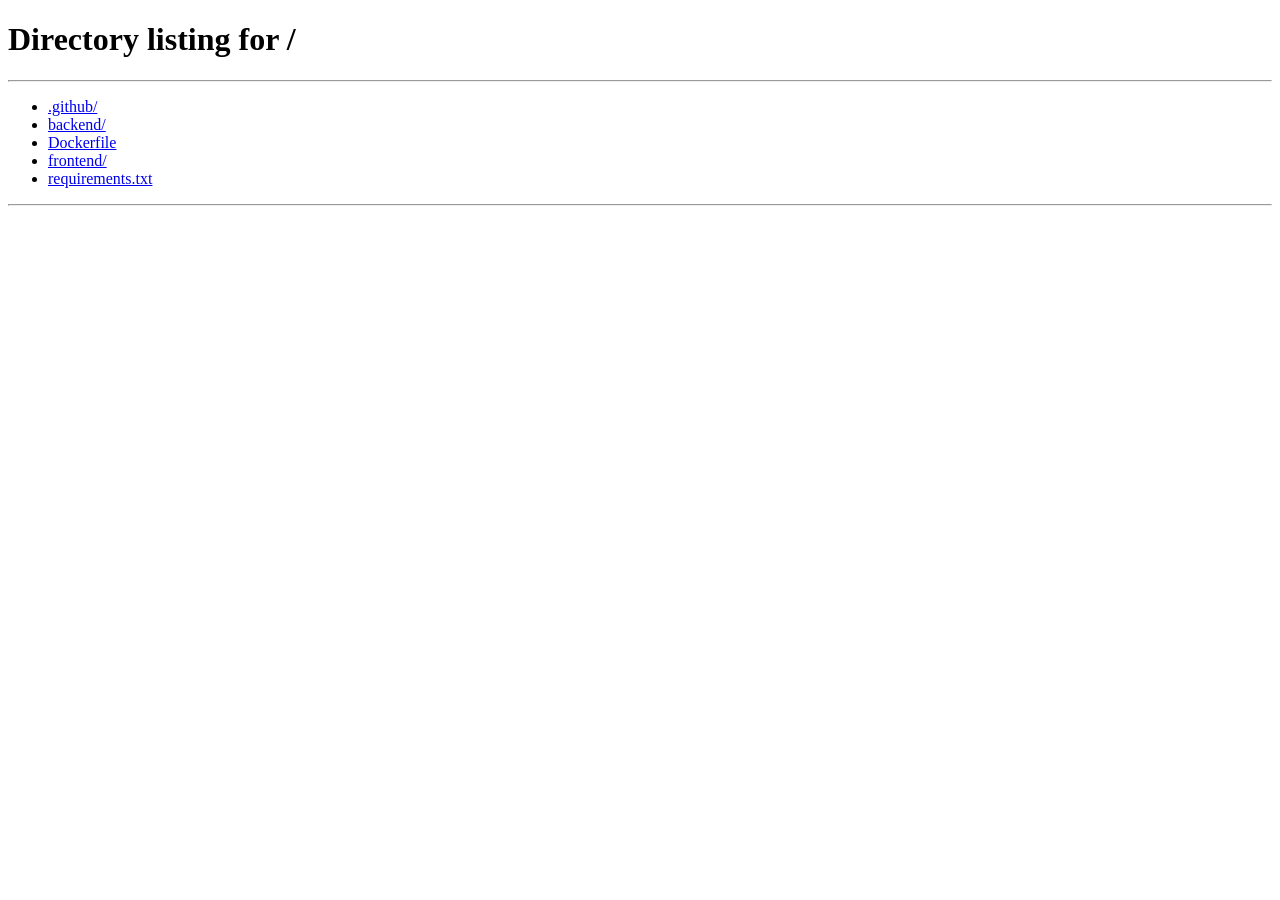
<file: backend/templates/professional-earnings.html>
﻿<!DOCTYPE html>
<html lang="en">
<head>
    <meta charset="UTF-8">
    <meta name="viewport" content="width=device-width, initial-scale=1.0, maximum-scale=1.0, user-scalable=yes">
    <title>30 Minutes - My Earnings</title>
    <link href="https://cdn.jsdelivr.net/npm/bootstrap@5.3.0/dist/css/bootstrap.min.css" rel="stylesheet">
    <link href="https://cdn.jsdelivr.net/npm/bootstrap-icons@1.11.0/font/bootstrap-icons.css" rel="stylesheet">
    <link href="https://fonts.googleapis.com/css2?family=Space+Grotesk:wght@500;600;700&family=Inter:wght@400;500;600;700&family=IBM+Plex+Mono:wght@500;600&display=swap" rel="stylesheet">
    <style>
        :root {
            --navy: #14213d;
            --navy-2: #1c2c52;
            --ink: #101828;
            --amber: #f2a71b;
            --amber-dark: #d88f0a;
            --teal: #0f7173;
            --paper: #f5f6f8;
            --card: #ffffff;
            --line: #e3e6ec;
            --muted: #64748b;
            --radius: 10px;
        }

        * {
            font-family: 'Inter', -apple-system, BlinkMacSystemFont, sans-serif;
            margin: 0;
            padding: 0;
            box-sizing: border-box;
        }

        h1, h2, h3, h4, h5, h6, .brand-text {
            font-family: 'Space Grotesk', 'Inter', sans-serif;
            letter-spacing: -0.01em;
        }

        .stat-number, .detail-value, .status-badge, #earningsCount, #totalEarningsBadge {
            font-family: 'IBM Plex Mono', ui-monospace, monospace;
        }

        body {
            background: var(--paper);
            color: var(--ink);
            transition: all 0.3s ease;
            min-height: 100vh;
            background-image: radial-gradient(circle, #d8dce4 1px, transparent 1px);
            background-size: 26px 26px;
            background-position: -13px -13px;
        }

        body.dark-mode {
            background-color: #0b1220;
            background-image: radial-gradient(circle, #1c2740 1px, transparent 1px);
            background-size: 26px 26px;
            background-position: -13px -13px;
            color: #e2e8f0;
        }

        /* ===== NAVBAR ===== */
        .navbar {
            background: var(--card) !important;
            box-shadow: 0 1px 0 var(--line);
            padding: 12px 0;
            position: sticky;
            top: 0;
            z-index: 1000;
        }

        body.dark-mode .navbar {
            background: #101a2e !important;
            box-shadow: 0 1px 0 #1e293b;
        }

        .brand-text {
            font-weight: 700;
            font-size: 1.2rem;
            color: var(--navy);
        }

        body.dark-mode .brand-text { color: #e2e8f0; }

        .nav-link {
            font-weight: 500;
            font-size: 0.92rem;
            color: var(--muted);
            padding: 8px 14px !important;
            border-radius: 8px;
            transition: all 0.2s;
            cursor: pointer;
        }

        body.dark-mode .nav-link { color: #94a3b8; }

        .nav-link:hover,
        .nav-link.active {
            color: var(--navy) !important;
            background: #eef1f6;
        }

        body.dark-mode .nav-link:hover,
        body.dark-mode .nav-link.active {
            background: rgba(242, 167, 27, 0.1);
            color: var(--amber) !important;
        }

        /* ===== SIDEBAR ===== */
        .sidebar {
            background: var(--card);
            border-radius: var(--radius);
            padding: 18px;
            border: 1px solid var(--line);
            box-shadow: 0 2px 10px rgba(16,24,40,0.04);
            position: sticky;
            top: 80px;
        }

        body.dark-mode .sidebar {
            background: #101a2e;
            border-color: #1e293b;
        }

        .sidebar-link {
            padding: 11px 14px;
            border-radius: 8px;
            color: var(--muted);
            text-decoration: none;
            transition: all 0.2s;
            display: flex;
            align-items: center;
            gap: 12px;
            font-weight: 500;
            font-size: 0.92rem;
            margin-bottom: 4px;
            cursor: pointer;
            border: none;
            background: transparent;
            width: 100%;
            text-align: left;
        }

        body.dark-mode .sidebar-link { color: #94a3b8; }

        .sidebar-link:hover {
            background: #eef1f6;
            color: var(--navy);
        }

        body.dark-mode .sidebar-link:hover {
            background: rgba(242, 167, 27, 0.08);
            color: var(--amber);
        }

        .sidebar-link.active {
            background: var(--navy);
            color: var(--amber);
        }

        body.dark-mode .sidebar-link.active {
            background: #1c2c52;
            color: var(--amber);
        }

        .sidebar-link i { font-size: 17px; width: 22px; }

        .sidebar-link.danger { color: #dc2626; }
        .sidebar-link.danger:hover { background: #fee2e2; color: #b91c1c; }
        body.dark-mode .sidebar-link.danger:hover { background: #3f1414; color: #f87171; }

        /* ===== STAT CARDS ===== */
        .stat-card {
            background: var(--card);
            border-radius: var(--radius);
            padding: 22px;
            border: 1px solid var(--line);
            box-shadow: 0 2px 10px rgba(16,24,40,0.04);
            transition: all 0.25s;
            height: 100%;
        }

        body.dark-mode .stat-card {
            background: #101a2e;
            border-color: #1e293b;
        }

        .stat-card:hover {
            transform: translateY(-3px);
            box-shadow: 0 10px 24px rgba(20,33,61,0.08);
            border-color: var(--amber);
        }

        .stat-number {
            font-size: 28px;
            font-weight: 600;
            line-height: 1.2;
        }

        .stat-label {
            color: var(--muted);
            font-size: 13px;
            font-weight: 500;
            margin-top: 5px;
            font-family: 'Inter', sans-serif;
        }

        body.dark-mode .stat-label { color: #94a3b8; }

        .stat-icon { font-size: 34px; opacity: 0.85; }
        .stat-icon.text-primary { color: var(--navy) !important; }
        .stat-icon.text-success { color: var(--teal) !important; }
        .stat-icon.text-warning { color: var(--amber-dark) !important; }
        .stat-icon.text-info { color: #2f6fa8 !important; }

        .stat-number.text-success { color: var(--teal) !important; }
        .stat-number.text-primary { color: var(--navy) !important; }
        .stat-number.text-warning { color: var(--amber-dark) !important; }
        .stat-number.text-info { color: #2f6fa8 !important; }

        /* ===== DARK MODE TOGGLE ===== */
        .dark-mode-toggle {
            background: transparent;
            border: 1px solid var(--line);
            color: var(--muted);
            cursor: pointer;
            font-size: 16px;
            width: 36px;
            height: 36px;
            border-radius: 50%;
            display: flex;
            align-items: center;
            justify-content: center;
            transition: all 0.2s;
        }

        body.dark-mode .dark-mode-toggle { color: #94a3b8; border-color: #263252; }
        .dark-mode-toggle:hover { background: var(--navy); color: var(--amber); border-color: var(--navy); }

        /* ===== LOGOUT BUTTON ===== */
        .logout-btn { cursor: pointer; transition: all 0.2s; }
        .logout-btn:hover { opacity: 0.85; transform: scale(0.98); }

        .btn-outline-danger {
            border-radius: 8px;
            font-weight: 600;
        }

        /* ===== LOADING SPINNER ===== */
        .loading-spinner {
            display: flex;
            justify-content: center;
            align-items: center;
            min-height: 400px;
            flex-direction: column;
            gap: 20px;
        }

        .spinner {
            width: 44px;
            height: 44px;
            border: 4px solid var(--line);
            border-top-color: var(--amber);
            border-radius: 50%;
            animation: spin 0.9s linear infinite;
        }

        @keyframes spin { to { transform: rotate(360deg); } }

        .loading-text {
            color: var(--muted);
            font-size: 15px;
            font-weight: 500;
        }

        body.dark-mode .loading-text { color: #94a3b8; }

        /* ===== EARNINGS DETAILS ===== */
        .earnings-detail { display: flex; align-items: center; gap: 12px; }

        .earnings-detail .detail-icon {
            width: 40px;
            height: 40px;
            border-radius: 10px;
            display: flex;
            align-items: center;
            justify-content: center;
            font-size: 19px;
        }

        .detail-icon.bg-primary-light { background: #eef1f6; color: var(--navy); }
        body.dark-mode .detail-icon.bg-primary-light { background: #1c2c52; color: #9db4e6; }

        .detail-icon.bg-success-light { background: #e2f3f2; color: var(--teal); }
        body.dark-mode .detail-icon.bg-success-light { background: #0c3536; color: #5fd6d3; }

        .detail-icon.bg-warning-light { background: #fdf1dc; color: var(--amber-dark); }
        body.dark-mode .detail-icon.bg-warning-light { background: #3a2a0c; color: var(--amber); }

        .detail-icon.bg-info-light { background: #eaf1f8; color: #2f6fa8; }
        body.dark-mode .detail-icon.bg-info-light { background: #16283b; color: #7fb2df; }

        .earnings-detail .detail-text {
            font-size: 13px;
            font-weight: 500;
            color: var(--muted);
            font-family: 'Inter', sans-serif;
        }

        body.dark-mode .earnings-detail .detail-text { color: #94a3b8; }
        .earnings-detail .detail-value { font-size: 17px; font-weight: 600; }

        .calc-note {
            font-family: 'IBM Plex Mono', monospace;
            font-size: 11px;
            color: var(--muted);
            margin-top: 6px;
        }

        body.dark-mode .calc-note { color: #64748b; }

        /* ===== MOBILE SIDEBAR ===== */
        .mobile-sidebar-toggle {
            display: none;
            position: fixed;
            bottom: 20px;
            right: 20px;
            z-index: 999;
            background: var(--navy);
            color: var(--amber);
            border: none;
            border-radius: 50%;
            width: 54px;
            height: 54px;
            font-size: 22px;
            box-shadow: 0 6px 20px rgba(20,33,61,0.3);
            cursor: pointer;
            transition: all 0.2s;
        }

        .mobile-sidebar-toggle:hover { transform: scale(1.06); }

        .mobile-sidebar {
            position: fixed;
            bottom: 88px;
            right: 20px;
            background: var(--card);
            border-radius: var(--radius);
            padding: 14px;
            border: 1px solid var(--line);
            box-shadow: 0 10px 32px rgba(16,24,40,0.15);
            width: 200px;
            display: none;
            z-index: 999;
        }

        body.dark-mode .mobile-sidebar { background: #101a2e; border-color: #1e293b; }
        .mobile-sidebar.show { display: block; }

        @media (max-width: 991px) {
            .sidebar { display: none; }
            .mobile-sidebar-toggle { display: flex; align-items: center; justify-content: center; }
        }

        @media (max-width: 767px) {
            .stat-number { font-size: 22px; }
            .stat-card { padding: 16px; }
            .earnings-detail .detail-value { font-size: 15px; }
        }

        @media (max-width: 575px) {
            .stat-number { font-size: 19px; }
            .stat-card { padding: 14px; }
        }

        /* ===== SCROLLBAR ===== */
        ::-webkit-scrollbar { width: 6px; height: 6px; }
        ::-webkit-scrollbar-track { background: #eef1f6; }
        body.dark-mode ::-webkit-scrollbar-track { background: #101a2e; }
        ::-webkit-scrollbar-thumb { background: var(--navy); border-radius: 3px; }

        /* ===== SECTION HEADER ===== */
        .section-header {
            display: flex;
            justify-content: space-between;
            align-items: center;
            margin-bottom: 20px;
            flex-wrap: wrap;
            gap: 10px;
        }

        .section-header h5 { font-weight: 700; margin: 0; font-size: 17px; color: var(--navy); }
        body.dark-mode .section-header h5 { color: #e2e8f0; }
        .section-header h5 i { margin-right: 8px; color: var(--amber-dark); }

        /* ===== EMPTY STATE ===== */
        .empty-state { text-align: center; padding: 60px 20px; }
        .empty-state i { font-size: 56px; color: #b6bcc8; }
        body.dark-mode .empty-state i { color: #334155; }
        .empty-state h5 { margin-top: 16px; font-weight: 600; }
        .empty-state p { color: var(--muted); }
        body.dark-mode .empty-state p { color: #94a3b8; }

        /* ===== EARNINGS TABLE ===== */
        .table-container {
            background: var(--card);
            border-radius: var(--radius);
            padding: 22px;
            border: 1px solid var(--line);
            box-shadow: 0 2px 10px rgba(16,24,40,0.04);
            overflow-x: auto;
        }

        body.dark-mode .table-container { background: #101a2e; border-color: #1e293b; }

        .table { margin-bottom: 0; }

        .table th {
            font-weight: 600;
            color: var(--muted);
            border-bottom: 2px solid var(--line);
            font-size: 12px;
            text-transform: uppercase;
            letter-spacing: 0.06em;
            padding: 12px 8px;
            font-family: 'IBM Plex Mono', monospace;
        }

        body.dark-mode .table th { color: #94a3b8; border-bottom-color: #1e293b; }

        .table td { vertical-align: middle; padding: 12px 8px; font-size: 14px; }
        body.dark-mode .table td { color: #e2e8f0; }

        .table tbody tr { transition: all 0.2s; }
        .table tbody tr:hover { background: #f4f6fa; }
        body.dark-mode .table tbody tr:hover { background: #0b1220; }

        .status-badge {
            display: inline-block;
            padding: 4px 10px;
            border-radius: 6px;
            font-size: 11px;
            font-weight: 600;
            text-transform: uppercase;
            letter-spacing: 0.04em;
            background: #eef1f6;
            color: var(--navy);
            border: 1px solid var(--line);
        }

        body.dark-mode .status-badge { background: #0b1220; color: #94a3b8; border-color: #263252; }

        .status-badge.status-completed { background: #e2f3f2; color: var(--teal); border-color: transparent; }
        body.dark-mode .status-badge.status-completed { background: #0c3536; color: #5fd6d3; }

        .badge.bg-success { background: var(--teal) !important; }
    </style>
</head>
<body>
    <!-- ===== NAVBAR ===== -->
    <nav class="navbar navbar-expand-lg bg-white">
        <div class="container">
            <a class="navbar-brand fw-bold" href="/">
                <i class="bi bi-clock-history" style="color: var(--amber-dark);"></i>
                <span class="brand-text">30 Minutes</span>
            </a>
            <button class="navbar-toggler border-0" type="button" data-bs-toggle="collapse" data-bs-target="#navbarNav">
                <span class="navbar-toggler-icon"></span>
            </button>
            <div class="collapse navbar-collapse" id="navbarNav">
                <ul class="navbar-nav ms-auto align-items-center">
                    <li class="nav-item">
                        <a class="nav-link" href="/professional-dashboard/">
                            <i class="bi bi-speedometer2"></i> Dashboard
                        </a>
                    </li>
                    <li class="nav-item">
                        <a class="nav-link" href="/professional-bookings/">
                            <i class="bi bi-calendar-check"></i> Bookings
                        </a>
                    </li>
                    <li class="nav-item">
                        <a class="nav-link active" href="/professional-earnings/">
                            <i class="bi bi-wallet2"></i> Earnings
                        </a>
                    </li>
                    <li class="nav-item">
                        <button class="dark-mode-toggle" id="themeToggle">
                            <i class="bi bi-moon-fill"></i>
                        </button>
                    </li>
                    <li class="nav-item ms-2">
                        <a href="#" class="btn btn-outline-danger btn-sm rounded-pill px-3 logout-btn" id="logoutBtn" onclick="logoutUser(event)">
                            <i class="bi bi-box-arrow-right"></i> Logout
                        </a>
                    </li>
                </ul>
            </div>
        </div>
    </nav>

    <!-- ===== MOBILE SIDEBAR ===== -->
    <button class="mobile-sidebar-toggle" id="mobileSidebarToggle">
        <i class="bi bi-list"></i>
    </button>
    <div class="mobile-sidebar" id="mobileSidebar">
        <a href="/professional-dashboard/" class="sidebar-link">
            <i class="bi bi-speedometer2"></i> Dashboard
        </a>
        <a href="/professional-bookings/" class="sidebar-link">
            <i class="bi bi-calendar-check"></i> Bookings
        </a>
        <a href="/professional-earnings/" class="sidebar-link active">
            <i class="bi bi-wallet2"></i> Earnings
        </a>
        <hr>
        <a href="#" class="sidebar-link danger logout-btn" id="logoutMobile" onclick="logoutUser(event)">
            <i class="bi bi-box-arrow-right"></i> Logout
        </a>
    </div>

    <div class="container-fluid py-4">
        <div class="row">
            <!-- ===== DESKTOP SIDEBAR ===== -->
            <div class="col-lg-2 d-none d-lg-block">
                <div class="sidebar">
                    <a href="/professional-dashboard/" class="sidebar-link">
                        <i class="bi bi-speedometer2"></i> Dashboard
                    </a>
                    <a href="/professional-bookings/" class="sidebar-link">
                        <i class="bi bi-calendar-check"></i> Bookings
                    </a>
                    <a href="/professional-earnings/" class="sidebar-link active">
                        <i class="bi bi-wallet2"></i> Earnings
                    </a>
                    <hr>
                    <a href="#" class="sidebar-link danger logout-btn" id="logoutSidebar" onclick="logoutUser(event)">
                        <i class="bi bi-box-arrow-right"></i> Logout
                    </a>
                </div>
            </div>

            <!-- ===== MAIN CONTENT ===== -->
            <div class="col-lg-10">
                <!-- Loading Spinner -->
                <div id="loadingSpinner" class="loading-spinner">
                    <div class="spinner"></div>
                    <div class="loading-text">Loading your earnings...</div>
                </div>

                <!-- Earnings Content -->
                <div id="earningsContent" style="display: none;">
                    <!-- ===== HEADER ===== -->
                    <div class="d-flex flex-wrap justify-content-between align-items-center mb-4">
                        <div>
                            <h2 class="fw-bold mb-1">
                                <i class="bi bi-wallet2" style="color: var(--teal);"></i> My Earnings
                            </h2>
                            <p class="text-muted">Track your earnings and performance</p>
                        </div>
                        <div class="d-flex align-items-center gap-2 mt-2 mt-sm-0">
                            <span class="badge bg-success" id="totalEarningsBadge">₹0 Total</span>
                        </div>
                    </div>

                    <!-- ===== MAIN EARNINGS CARDS ===== -->
                    <div class="row g-4 mb-4">
                        <div class="col-xl-3 col-md-6">
                            <div class="stat-card">
                                <div class="d-flex justify-content-between align-items-center">
                                    <div>
                                        <div class="stat-number text-success" id="totalEarnings">₹0</div>
                                        <div class="stat-label">Total Earnings</div>
                                        <div class="calc-note" id="earningsCalcNote"></div>
                                    </div>
                                    <i class="bi bi-currency-rupee stat-icon text-success"></i>
                                </div>
                            </div>
                        </div>
                        <div class="col-xl-3 col-md-6">
                            <div class="stat-card">
                                <div class="d-flex justify-content-between align-items-center">
                                    <div>
                                        <div class="stat-number text-primary" id="hourlyRate">₹0</div>
                                        <div class="stat-label">Hourly Rate</div>
                                    </div>
                                    <i class="bi bi-clock-history stat-icon text-primary"></i>
                                </div>
                            </div>
                        </div>
                        <div class="col-xl-3 col-md-6">
                            <div class="stat-card">
                                <div class="d-flex justify-content-between align-items-center">
                                    <div>
                                        <div class="stat-number text-warning" id="ratingDisplay">⭐ 0.0</div>
                                        <div class="stat-label">Rating</div>
                                    </div>
                                    <i class="bi bi-star-fill stat-icon text-warning"></i>
                                </div>
                            </div>
                        </div>
                        <div class="col-xl-3 col-md-6">
                            <div class="stat-card">
                                <div class="d-flex justify-content-between align-items-center">
                                    <div>
                                        <div class="stat-number text-info" id="totalReviews">0</div>
                                        <div class="stat-label">Total Reviews</div>
                                    </div>
                                    <i class="bi bi-chat-dots stat-icon text-info"></i>
                                </div>
                            </div>
                        </div>
                    </div>

                    <!-- ===== EARNINGS BREAKDOWN ===== -->
                    <div class="row g-4 mb-4">
                        <div class="col-md-6">
                            <div class="stat-card">
                                <div class="earnings-detail">
                                    <div class="detail-icon bg-success-light">
                                        <i class="bi bi-check-circle"></i>
                                    </div>
                                    <div>
                                        <div class="detail-text">Completed Jobs</div>
                                        <div class="detail-value" id="completedJobsDisplay">0</div>
                                    </div>
                                </div>
                            </div>
                        </div>
                        <div class="col-md-6">
                            <div class="stat-card">
                                <div class="earnings-detail">
                                    <div class="detail-icon bg-primary-light">
                                        <i class="bi bi-cash-stack"></i>
                                    </div>
                                    <div>
                                        <div class="detail-text">Service Charge</div>
                                        <div class="detail-value" id="serviceChargeDisplay">₹0</div>
                                    </div>
                                </div>
                            </div>
                        </div>
                    </div>

                    <!-- ===== EARNINGS TABLE ===== -->
                    <div class="table-container">
                        <div class="section-header">
                            <h5><i class="bi bi-list-ul"></i> Recent Earnings</h5>
                            <span class="text-muted small" id="earningsCount">0 transactions</span>
                        </div>
                        <div class="table-responsive">
                            <table class="table table-hover">
                                <thead>
                                    <tr>
                                        <th>#</th>
                                        <th>Customer</th>
                                        <th>Service</th>
                                        <th>Date</th>
                                        <th>Amount</th>
                                        <th>Status</th>
                                    </tr>
                                </thead>
                                <tbody id="earningsTable">
                                    <tr>
                                        <td colspan="6" class="text-center py-4">
                                            <div class="empty-state">
                                                <i class="bi bi-wallet2"></i>
                                                <h5>No Earnings Yet</h5>
                                                <p>Complete bookings to start earning money!</p>
                                            </div>
                                        </td>
                                    </tr>
                                </tbody>
                            </table>
                        </div>
                    </div>
                </div>
            </div>
        </div>
    </div>

    <script src="https://cdn.jsdelivr.net/npm/bootstrap@5.3.0/dist/js/bootstrap.bundle.min.js"></script>
    <script>
        // ============================================
        // LOGOUT FUNCTION
        // ============================================
        function logoutUser(event) {
            if (event) {
                event.preventDefault();
                event.stopPropagation();
            }
            console.log('🔴 Logging out...');
            localStorage.clear();
            window.location.href = '/';
        }

        // ============================================
        // THEME TOGGLE
        // ============================================
        const themeToggle = document.getElementById('themeToggle');
        if (themeToggle) {
            themeToggle.addEventListener('click', function() {
                document.body.classList.toggle('dark-mode');
                const icon = this.querySelector('i');
                if (document.body.classList.contains('dark-mode')) {
                    icon.className = 'bi bi-sun-fill';
                    localStorage.setItem('darkMode', 'true');
                } else {
                    icon.className = 'bi bi-moon-fill';
                    localStorage.setItem('darkMode', 'false');
                }
            });
        }

        if (localStorage.getItem('darkMode') === 'true') {
            document.body.classList.add('dark-mode');
            const toggle = document.getElementById('themeToggle');
            if (toggle) {
                const icon = toggle.querySelector('i');
                if (icon) icon.className = 'bi bi-sun-fill';
            }
        }

        // ============================================
        // MOBILE SIDEBAR
        // ============================================
        const mobileToggle = document.getElementById('mobileSidebarToggle');
        const mobileSidebar = document.getElementById('mobileSidebar');

        if (mobileToggle) {
            mobileToggle.addEventListener('click', function(e) {
                e.stopPropagation();
                mobileSidebar.classList.toggle('show');
            });
        }

        document.addEventListener('click', function(e) {
            if (mobileSidebar && !mobileSidebar.contains(e.target) && e.target !== mobileToggle) {
                mobileSidebar.classList.remove('show');
            }
        });

        // ============================================
        // LOAD EARNINGS
        // ============================================
        async function loadEarnings() {
            const token = localStorage.getItem('access_token');

            if (!token) {
                window.location.href = '/';
                return;
            }

            try {
                const response = await fetch('/api/auth/dashboard/', {
                    headers: {
                        'Authorization': `Bearer ${token}`
                    }
                });

                if (response.status === 401) {
                    logoutUser();
                    return;
                }

                const data = await response.json();
                console.log('💰 Earnings Data:', data);

                // Hide loading, show content
                document.getElementById('loadingSpinner').style.display = 'none';
                document.getElementById('earningsContent').style.display = 'block';

                // ===== UPDATE EARNINGS =====
                const earnings = data.earnings || {};
                const stats = data.statistics || {};

                const hourlyRate = Number(earnings.hourly_rate) || 0;
                const completedJobs = Number(stats.completed) || 0;

                // Total earnings = hourly rate × completed jobs
                const totalEarnings = hourlyRate * completedJobs;

                // Main earnings cards
                document.getElementById('totalEarnings').textContent = `₹${totalEarnings}`;
                document.getElementById('hourlyRate').textContent = `₹${hourlyRate}`;
                document.getElementById('ratingDisplay').textContent = `⭐ ${earnings.rating || 0}`;
                document.getElementById('totalReviews').textContent = earnings.total_reviews || 0;
                document.getElementById('totalEarningsBadge').textContent = `₹${totalEarnings} Total`;
                document.getElementById('earningsCalcNote').textContent = `₹${hourlyRate} × ${completedJobs} jobs`;
                document.getElementById('earningsCount').textContent = `${stats.total_bookings || 0} transactions`;

                // Earnings breakdown
                document.getElementById('completedJobsDisplay').textContent = completedJobs;
                document.getElementById('serviceChargeDisplay').textContent = `₹${earnings.service_charge || 0}`;

                // ===== UPDATE TABLE =====
                const tableBody = document.getElementById('earningsTable');

                if (data.recent_bookings && data.recent_bookings.length > 0) {
                    tableBody.innerHTML = data.recent_bookings.map(booking => `
                        <tr>
                            <td><span class="fw-bold">#${booking.id}</span></td>
                            <td>
                                <div class="fw-semibold">${booking.customer_name}</div>
                                <small class="text-muted">
                                    <i class="bi bi-phone"></i> ${booking.customer_phone || 'N/A'}
                                </small>
                            </td>
                            <td>${booking.service}</td>
                            <td>
                                <div>${booking.scheduled_time || booking.created_at}</div>
                                <small class="text-muted">${booking.created_at}</small>
                            </td>
                            <td><span class="fw-bold text-success">₹${booking.total_amount}</span></td>
                            <td><span class="status-badge status-${booking.status}">${booking.status}</span></td>
                        </tr>
                    `).join('');
                } else {
                    tableBody.innerHTML = `
                        <tr>
                            <td colspan="6" class="text-center py-4">
                                <div class="empty-state">
                                    <i class="bi bi-wallet2"></i>
                                    <h5>No Earnings Yet</h5>
                                    <p>Complete bookings to start earning money!</p>
                                </div>
                            </td>
                        </tr>
                    `;
                }

            } catch (error) {
                console.error('❌ Error loading earnings:', error);
                document.getElementById('loadingSpinner').innerHTML = `
                    <div class="text-center">
                        <i class="bi bi-exclamation-triangle display-4 text-danger"></i>
                        <p class="mt-3 text-danger">Error loading earnings. Please try again.</p>
                        <button class="btn btn-primary" onclick="loadEarnings()">Retry</button>
                    </div>
                `;
            }
        }

        // ============================================
        // PAGE LOAD
        // ============================================
        document.addEventListener('DOMContentLoaded', function() {
            // Check if user is logged in
            const user = localStorage.getItem('user');
            if (!user) {
                window.location.href = '/';
                return;
            }

            const userData = JSON.parse(user);
            if (userData.role !== 'technician') {
                window.location.href = '/';
                return;
            }

            loadEarnings();
        });

        console.log('💰 Professional Earnings Page Ready!');
    </script>
</body>
</html>
</file>
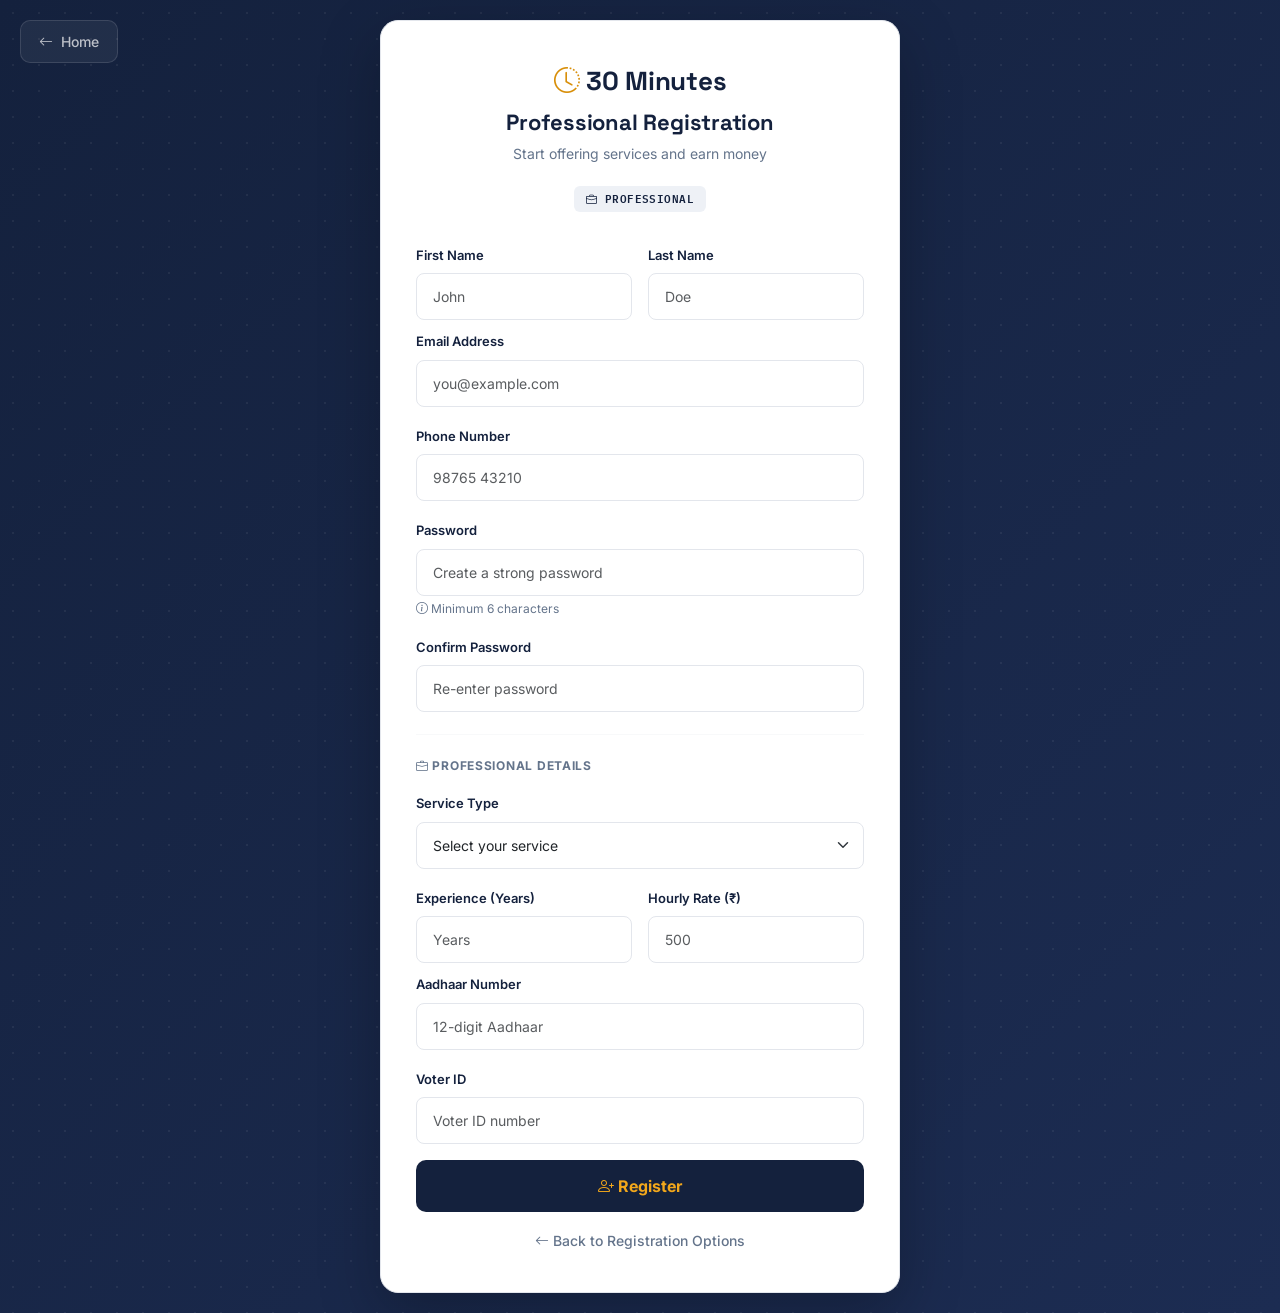
<file: backend/templates/professional-register.html>
﻿<!DOCTYPE html>
<html lang="en">
<head>
    <meta charset="UTF-8">
    <meta name="viewport" content="width=device-width, initial-scale=1.0">
    <title>30 Minutes - Professional Registration</title>
    <link href="https://cdn.jsdelivr.net/npm/bootstrap@5.3.0/dist/css/bootstrap.min.css" rel="stylesheet">
    <link href="https://cdn.jsdelivr.net/npm/bootstrap-icons@1.11.0/font/bootstrap-icons.css" rel="stylesheet">
    <link href="https://fonts.googleapis.com/css2?family=Space+Grotesk:wght@500;600;700&family=Inter:wght@300;400;500;600;700;800&family=IBM+Plex+Mono:wght@500;600&display=swap" rel="stylesheet">
    <style>
        :root {
            --navy: #14213d;
            --navy-2: #1c2c52;
            --amber: #f2a71b;
            --amber-dark: #d88f0a;
            --teal: #0f7173;
            --paper: #f5f6f8;
            --card: #ffffff;
            --line: #e3e6ec;
            --muted: #64748b;
        }
        * { font-family: 'Inter', sans-serif; margin: 0; padding: 0; box-sizing: border-box; }
        h1, h2, h3, h4, h5, h6, .logo { font-family: 'Space Grotesk', 'Inter', sans-serif; letter-spacing: -0.01em; }

        body {
            background: var(--navy);
            background-image:
                radial-gradient(circle, rgba(255,255,255,0.06) 1px, transparent 1px),
                linear-gradient(135deg, var(--navy) 0%, var(--navy-2) 100%);
            background-size: 26px 26px, cover;
            min-height: 100vh;
            display: flex;
            align-items: center;
            justify-content: center;
            padding: 20px;
            position: relative;
        }
        body.dark-mode {
            background: #0b1220;
            background-image:
                radial-gradient(circle, rgba(255,255,255,0.05) 1px, transparent 1px),
                linear-gradient(135deg, #0b1220 0%, #101a2e 100%);
            background-size: 26px 26px, cover;
        }

        .back-home {
            position: fixed; top: 20px; left: 20px;
            background: rgba(255,255,255,0.06); border: 1px solid rgba(255,255,255,0.12);
            border-radius: 10px; padding: 10px 18px; color: rgba(255,255,255,0.7);
            text-decoration: none; font-weight: 500; font-size: 14px;
            transition: all 0.2s; z-index: 100;
            display: flex; align-items: center; gap: 8px;
        }
        .back-home:hover { background: rgba(255,255,255,0.12); color: #ffffff; transform: translateX(-3px); }

        .register-wrapper { width: 100%; max-width: 520px; }
        .register-card {
            background: var(--card); border-radius: 18px; padding: 40px 35px;
            box-shadow: 0 20px 60px rgba(0,0,0,0.25);
            border: 1px solid var(--line);
        }
        body.dark-mode .register-card { background: #101a2e; border-color: #1e293b; }

        .register-header { text-align: center; margin-bottom: 30px; }
        .register-header .logo {
            font-size: 26px; font-weight: 700; color: var(--navy); text-decoration: none;
        }
        .register-header .logo i { color: var(--amber-dark); }
        body.dark-mode .register-header .logo { color: #e2e8f0; }
        .register-header h2 { font-weight: 700; font-size: 22px; margin-top: 8px; color: var(--navy); }
        body.dark-mode .register-header h2 { color: #e2e8f0; }
        .register-header p { color: var(--muted); font-size: 14px; }
        body.dark-mode .register-header p { color: #94a3b8; }

        .badge-pro {
            background: #eef1f6; color: var(--navy); padding: 4px 12px;
            border-radius: 6px; font-size: 11px; font-weight: 600;
            text-transform: uppercase; letter-spacing: 0.04em;
            font-family: 'IBM Plex Mono', monospace;
            display: inline-block; margin-top: 6px;
        }
        body.dark-mode .badge-pro { background: #1c2c52; color: #9db4e6; }

        .form-label { font-weight: 600; font-size: 13px; color: var(--navy); }
        body.dark-mode .form-label { color: #e2e8f0; }
        .form-control, .form-select {
            border-radius: 8px; padding: 12px 16px; border: 1.5px solid var(--line);
            font-size: 14px; transition: all 0.2s;
        }
        body.dark-mode .form-control, body.dark-mode .form-select { background: #0b1220; border-color: #263252; color: #e2e8f0; }
        .form-control:focus, .form-select:focus { border-color: var(--navy); box-shadow: 0 0 0 3px rgba(20,33,61,0.1); }
        body.dark-mode .form-control:focus, body.dark-mode .form-select:focus { border-color: var(--amber); box-shadow: 0 0 0 3px rgba(242,167,27,0.18); }
        body.dark-mode .form-select option { background: #101a2e; color: #e2e8f0; }

        .password-requirements { font-size: 12px; color: var(--muted); margin-top: 4px; }
        body.dark-mode .password-requirements { color: #94a3b8; }

        .divider { border: none; border-top: 1px solid var(--line); margin: 22px 0; }
        body.dark-mode .divider { border-color: #1e293b; }
        .section-label {
            color: var(--muted); font-weight: 700; font-size: 12px;
            text-transform: uppercase; letter-spacing: 0.06em; margin-bottom: 15px;
        }
        body.dark-mode .section-label { color: #94a3b8; }

        .btn-register {
            background: var(--navy); color: var(--amber); border: none; padding: 14px;
            border-radius: 10px; font-weight: 700; font-size: 16px;
            transition: all 0.2s; width: 100%; cursor: pointer;
        }
        .btn-register:hover { background: var(--navy-2); transform: translateY(-2px); box-shadow: 0 8px 25px rgba(20,33,61,0.3); }
        .btn-register:disabled { opacity: 0.6; cursor: not-allowed; transform: none !important; }

        .back-link { color: var(--muted); text-decoration: none; font-size: 14px; font-weight: 500; }
        .back-link:hover { color: var(--navy); }
        body.dark-mode .back-link { color: #94a3b8; }
        body.dark-mode .back-link:hover { color: var(--amber); }

        .alert-success { background: #e2f3f2; color: var(--teal); border: none; }
        body.dark-mode .alert-success { background: #0c3536; color: #5fd6d3; }
        .text-success { color: var(--teal) !important; }

        .step-content { display: none; }
        .step-content.active { display: block; }

        .loading-spinner {
            display: none;
            position: fixed; top: 0; left: 0; width: 100%; height: 100%;
            background: rgba(20,33,61,0.75);
            z-index: 9999;
            justify-content: center; align-items: center; flex-direction: column; gap: 18px;
        }
        .loading-spinner.show { display: flex; }
        .loading-spinner .spinner {
            width: 46px; height: 46px;
            border: 4px solid rgba(255,255,255,0.15);
            border-top-color: var(--amber);
            border-radius: 50%;
            animation: spin 1s linear infinite;
        }
        @keyframes spin { to { transform: rotate(360deg); } }
        .loading-spinner .text { color: #fff; font-size: 15px; font-weight: 500; }

        @media (max-width: 576px) {
            .register-card { padding: 30px 20px; }
        }
    </style>
</head>
<body>
    <!-- Loading Spinner -->
    <div class="loading-spinner" id="loadingSpinner">
        <div class="spinner"></div>
        <div class="text">Registering your account...</div>
    </div>

    <a href="/" class="back-home"><i class="bi bi-arrow-left"></i> Home</a>

    <div class="register-wrapper">
        <div class="register-card">
            <div class="register-header">
                <a href="/" class="logo"><i class="bi bi-clock-history"></i> 30 Minutes</a>
                <h2>Professional Registration</h2>
                <p>Start offering services and earn money</p>
                <span class="badge-pro"><i class="bi bi-briefcase"></i> Professional</span>
            </div>

            <!-- Step 1: Registration Form -->
            <div class="step-content active" id="step1">
                <form id="proForm">
                    <div class="row g-3">
                        <div class="col-6">
                            <label class="form-label">First Name</label>
                            <input type="text" class="form-control" id="firstName" placeholder="John" required>
                        </div>
                        <div class="col-6">
                            <label class="form-label">Last Name</label>
                            <input type="text" class="form-control" id="lastName" placeholder="Doe" required>
                        </div>
                    </div>
                    <div class="mb-3 mt-2">
                        <label class="form-label">Email Address</label>
                        <input type="email" class="form-control" id="email" placeholder="you@example.com" required>
                    </div>
                    <div class="mb-3">
                        <label class="form-label">Phone Number</label>
                        <input type="tel" class="form-control" id="phone" placeholder="98765 43210" required>
                    </div>
                    <div class="mb-3">
                        <label class="form-label">Password</label>
                        <input type="password" class="form-control" id="password" placeholder="Create a strong password" required>
                        <div class="password-requirements"><i class="bi bi-info-circle"></i> Minimum 6 characters</div>
                    </div>
                    <div class="mb-3">
                        <label class="form-label">Confirm Password</label>
                        <input type="password" class="form-control" id="confirmPassword" placeholder="Re-enter password" required>
                    </div>

                    <hr class="divider">
                    <div class="section-label"><i class="bi bi-briefcase"></i> Professional Details</div>

                    <div class="mb-3">
                        <label class="form-label">Service Type</label>
                        <select class="form-select" id="serviceType" required>
                            <option value="">Select your service</option>
                            <option value="plumber">Plumber</option>
                            <option value="electrician">Electrician</option>
                            <option value="carpenter">Carpenter</option>
                            <option value="mechanic">Mechanic</option>
                            <option value="painter">Painter</option>
                            <option value="cleaner">Cleaner</option>
                        </select>
                    </div>

                    <div class="row g-3">
                        <div class="col-6">
                            <label class="form-label">Experience (Years)</label>
                            <input type="number" class="form-control" id="experience" placeholder="Years" min="0" required>
                        </div>
                        <div class="col-6">
                            <label class="form-label">Hourly Rate (₹)</label>
                            <input type="number" class="form-control" id="hourlyRate" placeholder="500" min="0" required>
                        </div>
                    </div>

                    <div class="mb-3 mt-2">
                        <label class="form-label">Aadhaar Number</label>
                        <input type="text" class="form-control" id="aadhaar" placeholder="12-digit Aadhaar" maxlength="12" required>
                    </div>

                    <div class="mb-3">
                        <label class="form-label">Voter ID</label>
                        <input type="text" class="form-control" id="voterId" placeholder="Voter ID number" required>
                    </div>

                    <button type="button" class="btn-register" id="registerBtn">
                        <i class="bi bi-person-plus"></i> Register
                    </button>
                </form>
            </div>

            <!-- Step 2: Success -->
            <div class="step-content" id="step3">
                <div class="text-center py-3">
                    <div class="success-icon"><i class="bi bi-check-circle-fill text-success" style="font-size:64px;"></i></div>
                    <h3 class="mt-3">Registration Successful! 🎉</h3>
                    <p class="text-muted" id="successMsg">Welcome to 30 Minutes!</p>
                    <div class="alert alert-success mt-3">
                        <i class="bi bi-check-circle"></i> Your professional account has been created.
                    </div>
                    <a href="/professional-dashboard/" class="btn-register mt-3" style="text-decoration:none; display:inline-block; text-align:center;">
                        <i class="bi bi-speedometer2"></i> Go to Dashboard
                    </a>
                </div>
            </div>

            <div class="text-center mt-3">
                <a href="/register/" class="back-link"><i class="bi bi-arrow-left"></i> Back to Registration Options</a>
            </div>
        </div>
    </div>

    <script>
        // ============================================
        // PROFESSIONAL REGISTRATION - NO OTP
        // ============================================

        console.log('🚀 Professional Registration System Loaded!');

        // ============================================
        // SAVE PROFESSIONAL SERVICE TO LOCALSTORAGE
        // ============================================
        function saveProfessionalService(data) {
            console.log('💾 Saving professional service:', data);

            var services = JSON.parse(localStorage.getItem('professionalServices') || '[]');

            var service = {
                name: data.serviceType,
                icon: 'bi-tools',
                color: '#2563eb',
                count: 1,
                desc: data.serviceType + ' services offered by ' + data.firstName + ' ' + data.lastName,
                technician: data.firstName + ' ' + data.lastName,
                phone: data.phone,
                experience: data.experience,
                rate: data.hourlyRate,
                email: data.email
            };

            var exists = false;
            for (var i = 0; i < services.length; i++) {
                if (services[i].name.toLowerCase() === data.serviceType.toLowerCase()) {
                    exists = true;
                    services[i].count = (services[i].count || 1) + 1;
                    break;
                }
            }

            if (!exists) {
                services.push(service);
                console.log('✅ New service added:', service.name);
            } else {
                console.log('✅ Service count updated:', data.serviceType);
            }

            localStorage.setItem('professionalServices', JSON.stringify(services));
            console.log('📋 All services:', services);
        }

        // ============================================
        // REGISTER BUTTON
        // ============================================
        document.getElementById('registerBtn').addEventListener('click', function() {
            var btn = this;
            btn.disabled = true;
            btn.innerHTML = '<span class="spinner-border spinner-border-sm me-2"></span> Registering...';

            console.log('🔄 Register button clicked!');

            var firstName = document.getElementById('firstName').value.trim();
            var lastName = document.getElementById('lastName').value.trim();
            var email = document.getElementById('email').value.trim();
            var phone = document.getElementById('phone').value.trim();
            var password = document.getElementById('password').value;
            var confirmPassword = document.getElementById('confirmPassword').value;
            var serviceType = document.getElementById('serviceType').value;
            var experience = document.getElementById('experience').value;
            var hourlyRate = document.getElementById('hourlyRate').value;
            var aadhaar = document.getElementById('aadhaar').value.trim();
            var voterId = document.getElementById('voterId').value.trim();

            if (!firstName || !lastName || !email || !phone || !password || !confirmPassword) {
                alert('❌ Please fill in all required fields!');
                btn.disabled = false;
                btn.innerHTML = '<i class="bi bi-person-plus"></i> Register';
                return;
            }
            if (password !== confirmPassword) {
                alert('❌ Passwords do not match!');
                btn.disabled = false;
                btn.innerHTML = '<i class="bi bi-person-plus"></i> Register';
                return;
            }
            if (password.length < 6) {
                alert('❌ Password must be at least 6 characters.');
                btn.disabled = false;
                btn.innerHTML = '<i class="bi bi-person-plus"></i> Register';
                return;
            }
            if (!serviceType || !experience || !hourlyRate || !aadhaar || !voterId) {
                alert('❌ Please fill in all professional details!');
                btn.disabled = false;
                btn.innerHTML = '<i class="bi bi-person-plus"></i> Register';
                return;
            }

            var userData = {
                firstName: firstName,
                lastName: lastName,
                email: email,
                phone: phone,
                password: password,
                serviceType: serviceType,
                experience: experience,
                hourlyRate: hourlyRate,
                aadhaar: aadhaar,
                voterId: voterId,
                type: 'technician'
            };

            // Show loading spinner
            document.getElementById('loadingSpinner').classList.add('show');

            // Call registration API
            registerProfessional(userData, btn);
        });

        // ============================================
        // REGISTER API CALL - NO OTP
        // ============================================
        async function registerProfessional(userData, btn) {
            try {
                var response = await fetch('/api/auth/register/', {
                    method: 'POST',
                    headers: {
                        'Content-Type': 'application/json',
                    },
                    body: JSON.stringify({
                        firstName: userData.firstName,
                        lastName: userData.lastName,
                        email: userData.email,
                        phone: userData.phone,
                        password: userData.password,
                        type: 'technician',
                        serviceType: userData.serviceType,
                        experience: parseInt(userData.experience),
                        hourlyRate: parseFloat(userData.hourlyRate),
                        aadhaar: userData.aadhaar,
                        voterId: userData.voterId || ''
                    })
                });

                var result = await response.json();
                console.log('📥 Server response:', result);

                // Hide loading spinner
                document.getElementById('loadingSpinner').classList.remove('show');

                if (response.status === 201) {
                    // Save service to localStorage
                    saveProfessionalService(userData);

                    // Store user data
                    localStorage.setItem('access_token', result.access_token);
                    localStorage.setItem('refresh_token', result.refresh_token);
                    localStorage.setItem('user', JSON.stringify(result.user));

                    // Show success - NO OTP
                    document.querySelectorAll('.step-content').forEach(function(el) {
                        el.classList.remove('active');
                    });
                    document.getElementById('step3').classList.add('active');
                    document.getElementById('successMsg').textContent =
                        'Welcome ' + result.user.first_name + '! Your professional account is ready.';

                    console.log('✅ Registration complete! Redirecting to dashboard...');

                    // Reset button
                    btn.disabled = false;
                    btn.innerHTML = '<i class="bi bi-person-plus"></i> Register';

                    // Redirect to dashboard after 2 seconds
                    setTimeout(function() {
                        window.location.href = '/professional-dashboard/';
                    }, 2000);
                } else {
                    alert('❌ Registration failed: ' + (result.error || 'Unknown error'));
                    btn.disabled = false;
                    btn.innerHTML = '<i class="bi bi-person-plus"></i> Register';
                }
            } catch (error) {
                console.error('❌ Registration error:', error);
                document.getElementById('loadingSpinner').classList.remove('show');
                alert('❌ Registration failed. Please try again.');
                btn.disabled = false;
                btn.innerHTML = '<i class="bi bi-person-plus"></i> Register';
            }
        }

        // ============================================
        // THEME
        // ============================================
        if (localStorage.getItem('darkMode') === 'true') {
            document.body.classList.add('dark-mode');
        }

        console.log('✅ Professional Registration System Ready!');
        console.log('ℹ️  No OTP required - direct registration');
    </script>
</body>
</html>
</file>
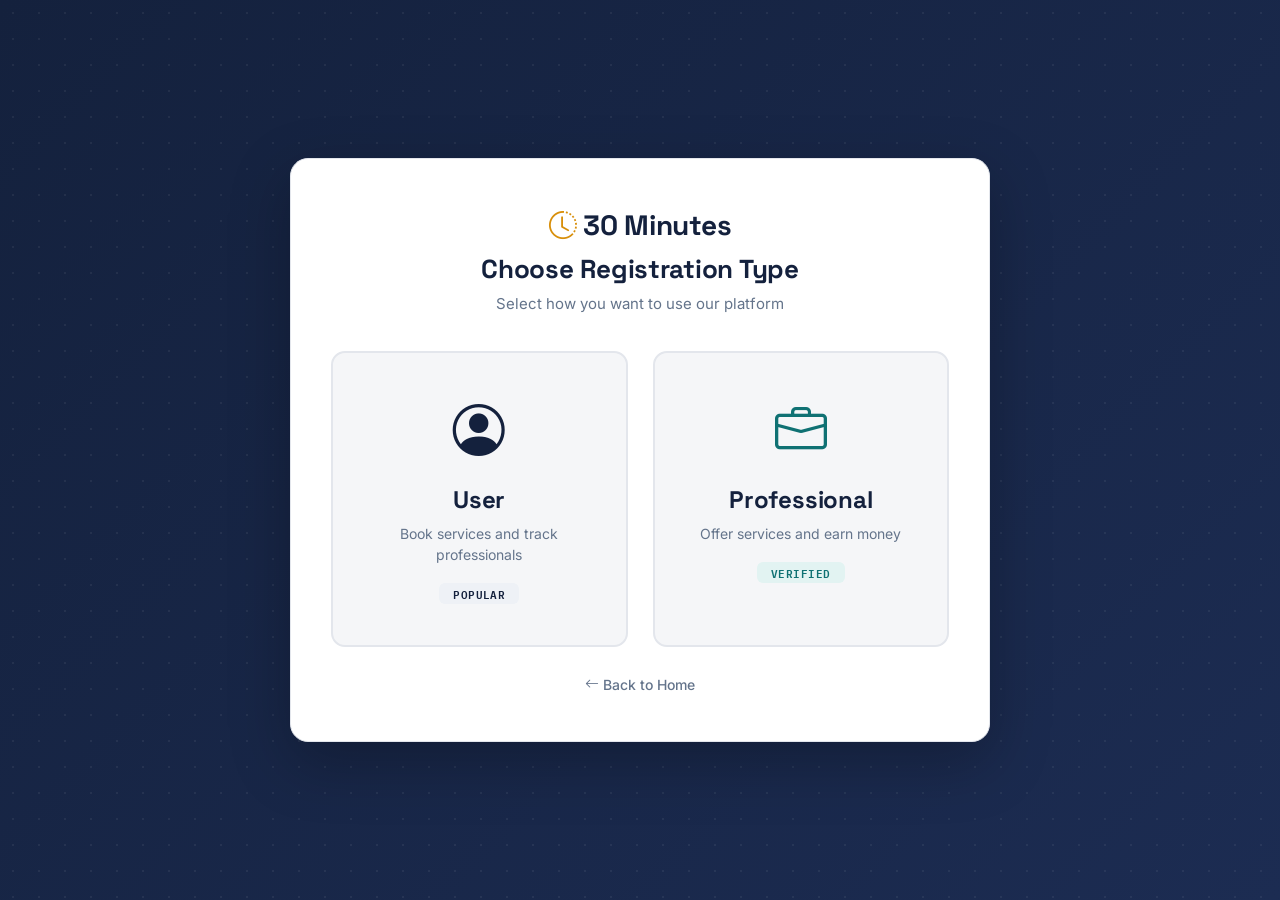
<file: backend/templates/register.html>
﻿<!DOCTYPE html>
<html lang="en">
<head>
    <meta charset="UTF-8">
    <meta name="viewport" content="width=device-width, initial-scale=1.0">
    <title>30 Minutes - Choose Registration</title>
    <link href="https://cdn.jsdelivr.net/npm/bootstrap@5.3.0/dist/css/bootstrap.min.css" rel="stylesheet">
    <link href="https://cdn.jsdelivr.net/npm/bootstrap-icons@1.11.0/font/bootstrap-icons.css" rel="stylesheet">
    <link href="https://fonts.googleapis.com/css2?family=Space+Grotesk:wght@500;600;700&family=Inter:wght@300;400;500;600;700;800&family=IBM+Plex+Mono:wght@500;600&display=swap" rel="stylesheet">
    <style>
        :root {
            --navy: #14213d;
            --navy-2: #1c2c52;
            --amber: #f2a71b;
            --amber-dark: #d88f0a;
            --teal: #0f7173;
            --paper: #f5f6f8;
            --card: #ffffff;
            --line: #e3e6ec;
            --muted: #64748b;
        }
        * { font-family: 'Inter', sans-serif; }
        h1, h2, h3, h4, h5, h6, .logo { font-family: 'Space Grotesk', 'Inter', sans-serif; letter-spacing: -0.01em; }

        body {
            background: var(--navy);
            background-image:
                radial-gradient(circle, rgba(255,255,255,0.06) 1px, transparent 1px),
                linear-gradient(135deg, var(--navy) 0%, var(--navy-2) 100%);
            background-size: 26px 26px, cover;
            min-height: 100vh;
            display: flex;
            align-items: center;
            justify-content: center;
            padding: 20px;
        }
        body.dark-mode {
            background: #0b1220;
            background-image:
                radial-gradient(circle, rgba(255,255,255,0.05) 1px, transparent 1px),
                linear-gradient(135deg, #0b1220 0%, #101a2e 100%);
            background-size: 26px 26px, cover;
        }
        .register-wrapper { width: 100%; max-width: 700px; }
        .register-card {
            background: var(--card); border-radius: 18px; padding: 45px 40px;
            box-shadow: 0 20px 60px rgba(0,0,0,0.25);
            border: 1px solid var(--line);
        }
        body.dark-mode .register-card { background: #101a2e; border-color: #1e293b; }
        .register-header { text-align: center; margin-bottom: 35px; }
        .register-header .logo {
            font-size: 28px; font-weight: 700; color: var(--navy); text-decoration: none;
        }
        .register-header .logo i { color: var(--amber-dark); }
        body.dark-mode .register-header .logo { color: #e2e8f0; }
        .register-header h2 { font-weight: 700; font-size: 26px; margin-top: 8px; color: var(--navy); }
        body.dark-mode .register-header h2 { color: #e2e8f0; }
        .register-header p { color: var(--muted); font-size: 15px; }
        .option-grid { display: grid; grid-template-columns: 1fr 1fr; gap: 25px; margin-bottom: 25px; }
        .option-card {
            border: 2px solid var(--line); border-radius: 14px; padding: 40px 25px;
            text-align: center; transition: all 0.25s; background: var(--paper);
            text-decoration: none; display: block;
        }
        body.dark-mode .option-card { background: #0b1220; border-color: #263252; }
        .option-card:hover { transform: translateY(-6px); box-shadow: 0 12px 32px rgba(20,33,61,0.12); }
        .option-card.user:hover { border-color: var(--navy); }
        .option-card.professional:hover { border-color: var(--teal); }
        .option-card .icon { font-size: 52px; margin-bottom: 15px; display: block; }
        .option-card.user .icon { color: var(--navy); }
        .option-card.professional .icon { color: var(--teal); }
        .option-card h4 { font-weight: 700; margin-bottom: 8px; color: var(--navy); }
        body.dark-mode .option-card h4 { color: #e2e8f0; }
        .option-card p { color: var(--muted); font-size: 14px; }
        .option-card .badge {
            padding: 5px 14px; border-radius: 6px; font-size: 11px; font-weight: 600;
            text-transform: uppercase; letter-spacing: 0.04em;
            font-family: 'IBM Plex Mono', monospace;
        }
        .option-card.user .badge { background: #eef1f6; color: var(--navy); }
        .option-card.professional .badge { background: #e2f3f2; color: var(--teal); }
        body.dark-mode .option-card.user .badge { background: #1c2c52; color: #9db4e6; }
        body.dark-mode .option-card.professional .badge { background: #0c3536; color: #5fd6d3; }
        .back-link {
            color: var(--muted); text-decoration: none; font-size: 14px; font-weight: 500;
        }
        .back-link:hover { color: var(--navy); }
        body.dark-mode .back-link:hover { color: var(--amber); }
        @media (max-width: 576px) {
            .register-card { padding: 30px 20px; }
            .option-grid { grid-template-columns: 1fr; }
        }
    </style>
</head>
<body>
    <div class="register-wrapper">
        <div class="register-card">
            <div class="register-header">
                <a href="/" class="logo"><i class="bi bi-clock-history"></i> 30 Minutes</a>
                <h2>Choose Registration Type</h2>
                <p>Select how you want to use our platform</p>
            </div>
            <div class="option-grid">
                <!-- FIXED: Removed .html from links -->
                <a href="/user-register/" class="option-card user">
                    <span class="icon"><i class="bi bi-person-circle"></i></span>
                    <h4>User</h4>
                    <p>Book services and track professionals</p>
                    <span class="badge">Popular</span>
                </a>
                <a href="/professional-register/" class="option-card professional">
                    <span class="icon"><i class="bi bi-briefcase"></i></span>
                    <h4>Professional</h4>
                    <p>Offer services and earn money</p>
                    <span class="badge">Verified</span>
                </a>
            </div>
            <div class="text-center">
                <a href="/" class="back-link"><i class="bi bi-arrow-left"></i> Back to Home</a>
            </div>
        </div>
    </div>
    <script>
        if (localStorage.getItem('darkMode') === 'true') {
            document.body.classList.add('dark-mode');
        }
    </script>
</body>
</html>
</file>
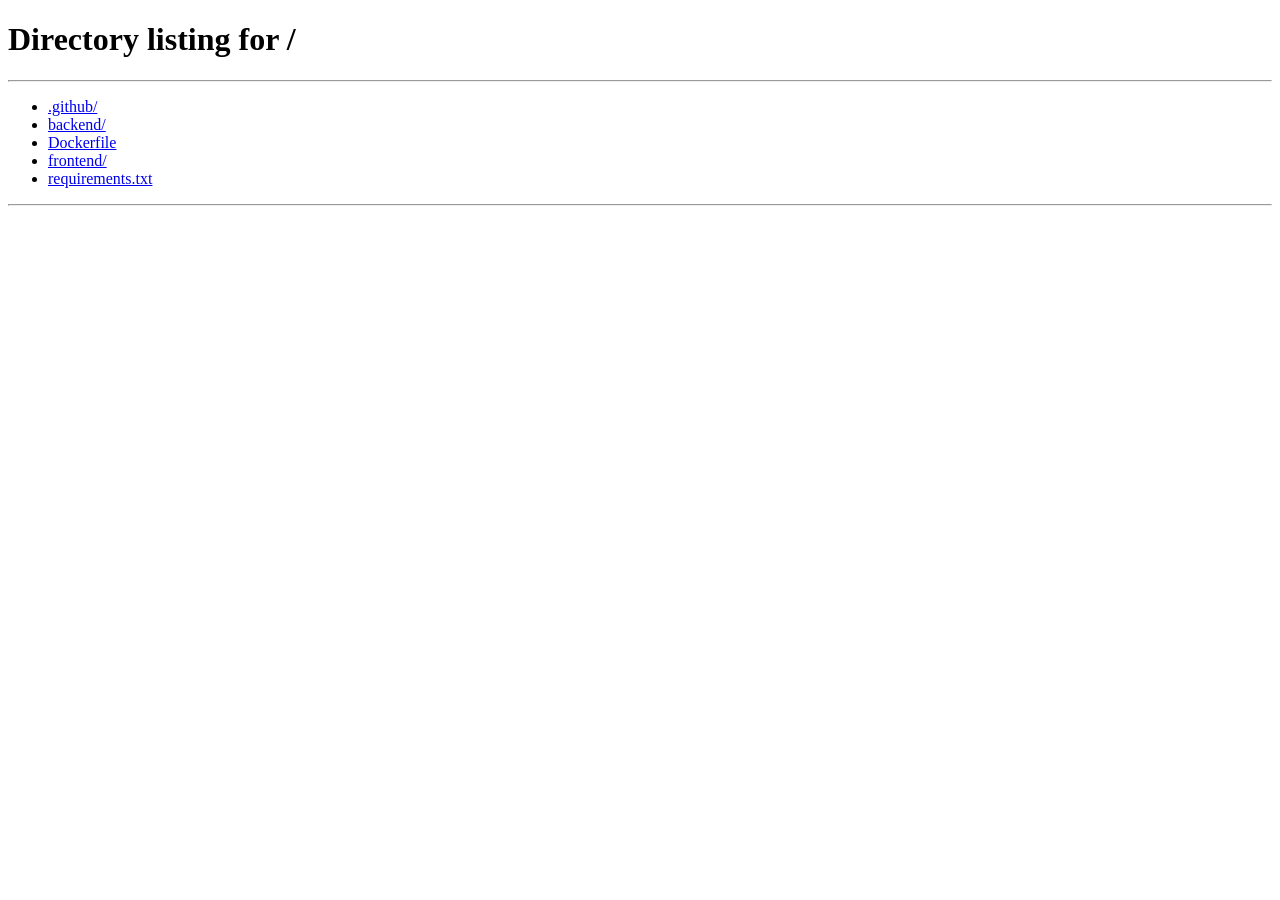
<file: backend/templates/user-dashboard.html>
﻿<!DOCTYPE html>
<html lang="en">
<head>
    <meta charset="UTF-8">
    <meta name="viewport" content="width=device-width, initial-scale=1.0, maximum-scale=1.0, user-scalable=yes">
    <title>30 Minutes - User Dashboard</title>
    <link href="https://cdn.jsdelivr.net/npm/bootstrap@5.3.0/dist/css/bootstrap.min.css" rel="stylesheet">
    <link href="https://cdn.jsdelivr.net/npm/bootstrap-icons@1.11.0/font/bootstrap-icons.css" rel="stylesheet">
    <link href="https://fonts.googleapis.com/css2?family=Space+Grotesk:wght@500;600;700&family=Inter:wght@300;400;500;600;700;800&family=IBM+Plex+Mono:wght@500;600&display=swap" rel="stylesheet">
    <style>
        :root {
            --navy: #14213d;
            --navy-2: #1c2c52;
            --amber: #f2a71b;
            --amber-dark: #d88f0a;
            --teal: #0f7173;
            --paper: #f5f6f8;
            --card: #ffffff;
            --line: #e3e6ec;
            --muted: #64748b;
        }
        * { font-family: 'Inter', sans-serif; margin: 0; padding: 0; box-sizing: border-box; }
        h1, h2, h3, h4, h5, h6, .brand-text, .logo { font-family: 'Space Grotesk', 'Inter', sans-serif; letter-spacing: -0.01em; }

        body { background: var(--paper); transition: all 0.3s ease; min-height: 100vh; }
        body.dark-mode { background: #0b1220; color: #e2e8f0; }

        .navbar { background: white !important; box-shadow: 0 1px 3px rgba(0,0,0,0.06); padding: 10px 0; position: sticky; top: 0; z-index: 1000; border-bottom: 1px solid var(--line); }
        body.dark-mode .navbar { background: #101a2e !important; border-bottom-color: #1e293b; }
        .brand-text { font-weight: 700; font-size: 1.25rem; color: var(--navy); }
        body.dark-mode .brand-text { color: #e2e8f0; }
        .navbar-brand i { color: var(--amber-dark); }

        .nav-link { font-weight: 500; color: var(--muted); padding: 8px 16px !important; border-radius: 8px; transition: all 0.3s; cursor: pointer; }
        body.dark-mode .nav-link { color: #94a3b8; }
        .nav-link:hover, .nav-link.active { color: var(--navy) !important; background: #eef1f6; }
        body.dark-mode .nav-link:hover, body.dark-mode .nav-link.active { background: #1c2c52; color: #9db4e6 !important; }

        .dark-mode-toggle { background: transparent; border: none; color: var(--muted); cursor: pointer; font-size: 20px; padding: 8px; border-radius: 50%; transition: all 0.3s; }
        body.dark-mode .dark-mode-toggle { color: #94a3b8; }
        .dark-mode-toggle:hover { background: #eef1f6; color: var(--navy); }
        body.dark-mode .dark-mode-toggle:hover { background: #1c2c52; color: var(--amber); }

        .service-card { background: var(--card); border-radius: 16px; padding: 20px; box-shadow: 0 4px 20px rgba(0,0,0,0.04); transition: all 0.3s; border: 1px solid var(--line); cursor: pointer; }
        body.dark-mode .service-card { background: #101a2e; border-color: #1e293b; }
        .service-card:hover { transform: translateY(-4px); box-shadow: 0 8px 30px rgba(0,0,0,0.08); border-color: var(--amber); }
        .service-icon { width: 60px; height: 60px; border-radius: 50%; display: flex; align-items: center; justify-content: center; font-size: 24px; margin: 0 auto 10px; background: #eef1f6; color: var(--navy); }
        body.dark-mode .service-icon { background: #1c2c52; color: #9db4e6; }

        .technician-card { background: var(--card); border-radius: 16px; padding: 16px; box-shadow: 0 4px 20px rgba(0,0,0,0.04); transition: all 0.3s; border: 1px solid var(--line); margin-bottom: 12px; }
        body.dark-mode .technician-card { background: #101a2e; border-color: #1e293b; }
        .technician-card:hover { transform: translateY(-4px); box-shadow: 0 8px 30px rgba(0,0,0,0.08); border-color: var(--amber); }

        .btn-primary { background: var(--navy); border: none; border-radius: 12px; font-weight: 700; padding: 10px 20px; transition: all 0.3s; color: var(--amber); }
        .btn-primary:hover { background: var(--navy-2); color: var(--amber); transform: translateY(-2px); box-shadow: 0 8px 25px rgba(20,33,61,0.3); }
        .btn-primary:focus, .btn-primary:active { background: var(--navy-2) !important; color: var(--amber) !important; box-shadow: none; }

        .btn-success { background: var(--teal); border: none; border-radius: 12px; font-weight: 600; padding: 10px 20px; transition: all 0.3s; }
        .btn-success:hover { background: #0b5c5e; transform: translateY(-2px); }

        .btn-danger { background: #b91c1c; border: none; border-radius: 12px; font-weight: 600; padding: 10px 20px; transition: all 0.3s; }
        .btn-danger:hover { background: #991b1b; transform: translateY(-2px); }

        .btn-outline-secondary { border: 2px solid #94a3b8; color: var(--muted); border-radius: 12px; font-weight: 600; }
        .btn-outline-secondary:hover { background: #eef1f6; }

        .btn-outline-primary { border: 2px solid var(--navy); color: var(--navy); border-radius: 12px; font-weight: 600; transition: all 0.3s; }
        .btn-outline-primary:hover { background: var(--navy); color: var(--amber); }
        body.dark-mode .btn-outline-primary { border-color: #9db4e6; color: #9db4e6; }
        body.dark-mode .btn-outline-primary:hover { background: #1c2c52; color: var(--amber); }

        .btn-outline-danger { border: 2px solid #b91c1c; color: #b91c1c; }
        .btn-outline-danger:hover { background: #b91c1c; color: #fff; }

        .status-badge { padding: 4px 12px; border-radius: 20px; font-size: 12px; font-weight: 600; display: inline-block; }
        .status-pending { background: #fdf1de; color: #92400e; }
        .status-confirmed { background: #e2ecfa; color: var(--navy); }
        .status-in_progress { background: #e2ecfa; color: var(--navy); }
        .status-completed { background: #e2f3f2; color: var(--teal); }
        .status-cancelled { background: #fde2e2; color: #991b1b; }
        body.dark-mode .status-pending { background: #3a2a0f; color: #fcd34d; }
        body.dark-mode .status-confirmed { background: #1c2c52; color: #9db4e6; }
        body.dark-mode .status-in_progress { background: #1c2c52; color: #9db4e6; }
        body.dark-mode .status-completed { background: #0c3536; color: #5fd6d3; }
        body.dark-mode .status-cancelled { background: #3f1414; color: #f87171; }

        .loading-spinner { display: flex; justify-content: center; align-items: center; min-height: 400px; flex-direction: column; gap: 20px; }
        .spinner { width: 50px; height: 50px; border: 4px solid var(--line); border-top-color: var(--navy); border-radius: 50%; animation: spin 1s linear infinite; }
        body.dark-mode .spinner { border-color: #1e293b; border-top-color: var(--amber); }
        @keyframes spin { to { transform: rotate(360deg); } }

        .page-section { display: none; animation: fadeIn 0.3s ease; }
        .page-section.active { display: block; }
        @keyframes fadeIn { from { opacity: 0; transform: translateY(10px); } to { opacity: 1; transform: translateY(0); } }

        .logout-btn { cursor: pointer; transition: all 0.3s; }
        .logout-btn:hover { opacity: 0.8; transform: scale(0.98); }

        .otp-input { width: 50px; height: 56px; text-align: center; font-size: 22px; font-weight: 700; border: 2px solid var(--line); border-radius: 12px; background: var(--paper); transition: all 0.3s; margin: 0 5px; font-family: 'IBM Plex Mono', monospace; }
        body.dark-mode .otp-input { background: #0b1220; border-color: #263252; color: #e2e8f0; }
        .otp-input:focus { border-color: var(--navy); box-shadow: 0 0 0 3px rgba(20,33,61,0.1); outline: none; }
        body.dark-mode .otp-input:focus { border-color: var(--amber); box-shadow: 0 0 0 3px rgba(242,167,27,0.18); }
        @media (max-width: 575px) { .otp-input { width: 40px; height: 46px; font-size: 18px; } }

        ::-webkit-scrollbar { width: 6px; height: 6px; }
        ::-webkit-scrollbar-track { background: #eef1f6; }
        body.dark-mode ::-webkit-scrollbar-track { background: #1e293b; }
        ::-webkit-scrollbar-thumb { background: var(--navy); border-radius: 3px; }
        body.dark-mode ::-webkit-scrollbar-thumb { background: var(--amber); }

        .notification-badge { position: relative; }
        .notification-badge .badge { position: absolute; top: -5px; right: -5px; font-size: 10px; background: var(--amber-dark) !important; }

        .profile-avatar { width: 40px; height: 40px; border-radius: 50%; display: flex; align-items: center; justify-content: center; font-weight: 600; font-size: 16px; color: white; background: linear-gradient(135deg, var(--navy), var(--teal)); flex-shrink: 0; }

        .no-services { text-align: center; padding: 60px 20px; }
        .no-services i { font-size: 64px; color: #94a3b8; }
        .no-services h5 { margin-top: 16px; font-weight: 700; color: var(--navy); }
        .no-services p { color: var(--muted); }
        body.dark-mode .no-services i { color: #64748b; }
        body.dark-mode .no-services h5 { color: #e2e8f0; }
        body.dark-mode .no-services p { color: #94a3b8; }

        .location-badge { display: inline-block; padding: 2px 10px; border-radius: 12px; font-size: 11px; font-weight: 600; }
        .location-badge.active { background: #e2f3f2; color: var(--teal); }
        body.dark-mode .location-badge.active { background: #0c3536; color: #5fd6d3; }
        .location-badge.inactive { background: #fde2e2; color: #991b1b; }
        body.dark-mode .location-badge.inactive { background: #3f1414; color: #f87171; }
        .location-badge.out-of-range { background: #fef3c7; color: #92400e; }
        body.dark-mode .location-badge.out-of-range { background: #3a2a0f; color: #fcd34d; }

        .tech-details { font-size: 13px; color: var(--muted); }
        body.dark-mode .tech-details { color: #94a3b8; }
        .technician-card .btn-book { margin-top: 10px; width: 100%; }

        .section-header { display: flex; justify-content: space-between; align-items: center; margin-bottom: 16px; flex-wrap: wrap; gap: 10px; }
        .section-header h5 { font-weight: 700; margin: 0; }

        .no-technicians { text-align: center; padding: 40px 20px; }
        .no-technicians i { font-size: 48px; color: #94a3b8; }
        .no-technicians h6 { margin-top: 12px; font-weight: 700; color: var(--navy); }
        .no-technicians p { color: var(--muted); }
        body.dark-mode .no-technicians i { color: #64748b; }
        body.dark-mode .no-technicians h6 { color: #e2e8f0; }
        body.dark-mode .no-technicians p { color: #94a3b8; }

        .address-input-group { position: relative; }
        .address-input-group .location-btn { position: absolute; right: 10px; top: 50%; transform: translateY(-50%); z-index: 10; }
        .location-loading { display: inline-block; width: 16px; height: 16px; border: 2px solid var(--line); border-top-color: var(--navy); border-radius: 50%; animation: spin 1s linear infinite; margin-right: 8px; }

        .booking-loading { display: none; }
        .booking-loading.show { display: inline-block; }

        .btn-cancel { background: #b91c1c; color: white; border: none; padding: 4px 12px; border-radius: 8px; font-size: 12px; font-weight: 600; transition: all 0.3s; cursor: pointer; }
        .btn-cancel:hover { background: #991b1b; transform: scale(1.05); }
        .btn-cancel:disabled { opacity: 0.5; cursor: not-allowed; }

        .timer-text { color: var(--muted); font-size: 12px; }
        body.dark-mode .timer-text { color: #94a3b8; }

        .otp-display { background: #eef1f6; padding: 10px 16px; border-radius: 12px; display: inline-block; font-weight: 700; font-size: 18px; letter-spacing: 4px; color: var(--navy); font-family: 'IBM Plex Mono', monospace; }
        body.dark-mode .otp-display { background: #1c2c52; color: #9db4e6; }

        .form-control, .form-select {
            border-radius: 8px; padding: 12px 16px; border: 1.5px solid var(--line);
            font-size: 14px; transition: all 0.2s;
        }
        body.dark-mode .form-control, body.dark-mode .form-select { background: #0b1220; border-color: #263252; color: #e2e8f0; }
        .form-control:focus, .form-select:focus { border-color: var(--navy); box-shadow: 0 0 0 3px rgba(20,33,61,0.1); }
        body.dark-mode .form-control:focus, body.dark-mode .form-select:focus { border-color: var(--amber); box-shadow: 0 0 0 3px rgba(242,167,27,0.18); }
        body.dark-mode .form-select option { background: #101a2e; color: #e2e8f0; }
        .form-label { font-weight: 600; font-size: 13px; color: var(--navy); }
        body.dark-mode .form-label { color: #e2e8f0; }

        .modal-content { border-radius: 16px; border: 1px solid var(--line); }
        body.dark-mode .modal-content { background: #101a2e; border-color: #1e293b; color: #e2e8f0; }
        body.dark-mode .modal-header { border-bottom-color: #1e293b; }
        .modal-title { font-weight: 700; color: var(--navy); }
        body.dark-mode .modal-title { color: #e2e8f0; }
        body.dark-mode .btn-close { filter: invert(1); }

        .alert-info { background: #eef1f6; color: var(--navy); border: none; border-radius: 12px; }
        body.dark-mode .alert-info { background: #1c2c52; color: #9db4e6; }
        .badge.bg-success { background: var(--teal) !important; }
        .badge.bg-light.text-dark { background: #eef1f6 !important; color: var(--navy) !important; }
        body.dark-mode .badge.bg-light.text-dark { background: #1c2c52 !important; color: #9db4e6 !important; }

        /* ===== LOCATION BANNER ===== */
        .location-banner {
            background: linear-gradient(135deg, var(--navy), var(--navy-2));
            border-radius: 16px;
            padding: 16px 20px;
            margin-bottom: 20px;
            color: white;
            display: flex;
            align-items: center;
            justify-content: space-between;
            flex-wrap: wrap;
            gap: 12px;
        }
        body.dark-mode .location-banner {
            background: linear-gradient(135deg, #1a1a2e, #0f3460);
        }
        .location-banner .left {
            display: flex;
            align-items: center;
            gap: 14px;
        }
        .location-banner .left .icon {
            font-size: 1.8rem;
            color: var(--amber);
        }
        .location-banner .left .info h6 {
            font-weight: 700;
            margin: 0;
            font-size: 1rem;
        }
        .location-banner .left .info p {
            margin: 0;
            font-size: 0.8rem;
            opacity: 0.8;
        }
        .location-banner .btn-location {
            background: var(--amber);
            color: var(--navy);
            border: none;
            border-radius: 50px;
            padding: 8px 20px;
            font-weight: 700;
            font-size: 0.85rem;
            transition: all 0.3s;
            cursor: pointer;
            display: flex;
            align-items: center;
            gap: 8px;
        }
        .location-banner .btn-location:hover {
            transform: scale(1.05);
            box-shadow: 0 4px 20px rgba(242,167,27,0.4);
        }
        .location-banner .btn-location.location-on {
            background: var(--teal);
            color: white;
        }
        .location-banner .btn-location.location-on:hover {
            box-shadow: 0 4px 20px rgba(15,113,115,0.4);
        }
        .location-status-text {
            font-size: 0.75rem;
            opacity: 0.7;
        }
        .location-status-text .dot {
            display: inline-block;
            width: 8px;
            height: 8px;
            border-radius: 50%;
            margin-right: 6px;
        }
        .location-status-text .dot.on {
            background: #2ecc71;
            animation: pulse-dot 1.5s infinite;
        }
        .location-status-text .dot.off {
            background: #e74c3c;
        }
        .location-status-text .dot.range {
            background: #f5a623;
        }
        @keyframes pulse-dot {
            0%, 100% { opacity: 1; transform: scale(1); }
            50% { opacity: 0.5; transform: scale(0.7); }
        }

        /* ===== RANGE BADGE ===== */
        .range-badge {
            font-size: 0.6rem;
            font-weight: 700;
            padding: 2px 10px;
            border-radius: 50px;
        }
        .range-badge.in-range {
            background: #d4edda;
            color: #155724;
        }
        body.dark-mode .range-badge.in-range {
            background: rgba(46,204,113,0.2);
            color: #2ecc71;
        }
        .range-badge.out-range {
            background: #fef3c7;
            color: #92400e;
        }
        body.dark-mode .range-badge.out-range {
            background: rgba(245,166,35,0.2);
            color: #fcd34d;
        }

        @media (max-width: 575px) {
            .location-banner {
                flex-direction: column;
                align-items: stretch;
                text-align: center;
            }
            .location-banner .left {
                flex-direction: column;
                text-align: center;
            }
            .location-banner .btn-location {
                justify-content: center;
            }
        }
    </style>
</head>
<body>
    <nav class="navbar navbar-expand-lg bg-white">
        <div class="container">
            <a class="navbar-brand fw-bold" href="/user-dashboard/">
                <i class="bi bi-clock-history"></i>
                <span class="brand-text">30 Minutes</span>
            </a>
            <button class="navbar-toggler border-0" type="button" data-bs-toggle="collapse" data-bs-target="#navbarNav">
                <span class="navbar-toggler-icon"></span>
            </button>
            <div class="collapse navbar-collapse" id="navbarNav">
                <ul class="navbar-nav ms-auto align-items-center">
                    <li class="nav-item"><a class="nav-link active" onclick="showSection('services')"><i class="bi bi-grid"></i> Services</a></li>
                    <li class="nav-item"><a class="nav-link" onclick="showSection('bookings')"><i class="bi bi-calendar-check"></i> My Bookings</a></li>
                    <li class="nav-item notification-badge">
                        <a class="nav-link" onclick="showSection('notifications')">
                            <i class="bi bi-bell"></i>
                            <span class="badge bg-danger" id="notificationCount">0</span>
                        </a>
                    </li>
                    <li class="nav-item"><button class="dark-mode-toggle" id="themeToggle"><i class="bi bi-moon-fill"></i></button></li>
                    <li class="nav-item ms-2">
                        <a href="#" class="btn btn-outline-danger btn-sm rounded-pill px-3 logout-btn" onclick="logoutUser(event)">
                            <i class="bi bi-box-arrow-right"></i> Logout
                        </a>
                    </li>
                </ul>
            </div>
        </div>
    </nav>

    <div class="container py-4">
        <div id="loadingSpinner" class="loading-spinner">
            <div class="spinner"></div>
            <div class="loading-text">Loading your dashboard...</div>
        </div>

        <!-- ===== SERVICES SECTION ===== -->
        <div class="page-section active" id="servicesSection">
            
            <!-- ===== LOCATION BANNER ===== -->
            <div class="location-banner" id="locationBanner">
                <div class="left">
                    <span class="icon"><i class="bi bi-geo-alt-fill"></i></span>
                    <div class="info">
                        <h6 id="locationStatusTitle">📍 Location Services</h6>
                        <p id="locationStatusDesc">Turn on location to find professionals within 5km</p>
                        <span class="location-status-text" id="locationStatusText">
                            <span class="dot off" id="locationDot"></span>
                            <span id="locationStatusLabel">Off</span>
                        </span>
                    </div>
                </div>
                <button class="btn-location" id="locationToggleBtn" onclick="toggleLocation()">
                    <i class="bi bi-satellite"></i>
                    <span id="locationBtnText">Turn On Location</span>
                </button>
            </div>

            <h2 class="fw-bold mb-3"><i class="bi bi-grid" style="color:var(--amber-dark);"></i> Available Services</h2>
            <p class="text-muted mb-4" id="servicesSubtitle">Select a service to find professionals within 5km of you</p>
            <div class="row g-4" id="servicesGrid"></div>

            <!-- Technicians List -->
            <div id="techniciansContainer" style="display:none;" class="mt-4">
                <div class="d-flex justify-content-between align-items-center mb-3">
                    <h5 class="fw-bold"><i class="bi bi-geo-alt" style="color:var(--teal);"></i> Professionals Within 5km</h5>
                    <button class="btn btn-outline-secondary btn-sm" onclick="hideTechnicians()"><i class="bi bi-arrow-left"></i> Back to Services</button>
                </div>
                <div class="row g-4" id="techniciansGrid"></div>
            </div>
        </div>

        <!-- ===== BOOKINGS SECTION ===== -->
        <div class="page-section" id="bookingsSection">
            <h2 class="fw-bold mb-3"><i class="bi bi-calendar-check" style="color:var(--amber-dark);"></i> My Bookings</h2>
            <p class="text-muted mb-4">View and manage your bookings</p>
            <div id="bookingsList">
                <div class="text-center text-muted py-5">
                    <i class="bi bi-inbox display-1 d-block mb-3"></i>
                    <h5>No Bookings Yet</h5>
                    <p>Book a service to get started</p>
                </div>
            </div>
        </div>

        <!-- ===== NOTIFICATIONS SECTION ===== -->
        <div class="page-section" id="notificationsSection">
            <h2 class="fw-bold mb-3"><i class="bi bi-bell" style="color:var(--amber-dark);"></i> Notifications</h2>
            <p class="text-muted mb-4">Your notifications and alerts</p>
            <div id="notificationsList">
                <div class="text-center text-muted py-5">
                    <i class="bi bi-bell display-1 d-block mb-3"></i>
                    <h5>No Notifications</h5>
                    <p>You're all caught up!</p>
                </div>
            </div>
        </div>
    </div>

    <!-- ===== BOOKING MODAL ===== -->
    <div class="modal fade" id="bookingModal" tabindex="-1">
        <div class="modal-dialog modal-lg">
            <div class="modal-content">
                <div class="modal-header">
                    <h5 class="modal-title"><i class="bi bi-calendar-check"></i> Book Service</h5>
                    <button type="button" class="btn-close" data-bs-dismiss="modal"></button>
                </div>
                <div class="modal-body">
                    <div id="bookingTechnicianInfo" class="mb-3"></div>
                    <form id="bookingForm">
                        <div class="row">
                            <div class="col-12 mb-3">
                                <label class="form-label">Service Address <span class="text-danger">*</span></label>
                                <div class="address-input-group">
                                    <textarea class="form-control" id="bookingAddress" rows="2" placeholder="Enter your full address" required></textarea>
                                    <button type="button" class="btn btn-outline-primary btn-sm location-btn" onclick="getCurrentLocation()" title="Use my current location">
                                        <i class="bi bi-geo-alt"></i>
                                    </button>
                                </div>
                                <div id="locationStatus" class="text-muted small mt-1">
                                    <i class="bi bi-info-circle"></i> Click the location button to use your current location
                                </div>
                            </div>
                            <div class="col-md-6 mb-3">
                                <label class="form-label">Preferred Date & Time</label>
                                <input type="datetime-local" class="form-control" id="bookingDateTime" required>
                            </div>
                            <div class="col-md-6 mb-3">
                                <label class="form-label">Payment Method</label>
                                <select class="form-select" id="bookingPayment">
                                    <option value="upi">UPI</option>
                                    <option value="card">Card</option>
                                    <option value="wallet">Wallet</option>
                                    <option value="cash">Cash</option>
                                </select>
                            </div>
                        </div>
                        <button type="submit" class="btn btn-primary w-100" id="bookingSubmitBtn">
                            <span class="booking-text">Confirm Booking</span>
                            <span class="booking-loading spinner-border spinner-border-sm" role="status"></span>
                        </button>
                    </form>
                </div>
            </div>
        </div>
    </div>

    <!-- ===== OTP VERIFICATION MODAL ===== -->
    <div class="modal fade" id="otpModal" tabindex="-1">
        <div class="modal-dialog modal-sm">
            <div class="modal-content">
                <div class="modal-header">
                    <h5 class="modal-title"><i class="bi bi-shield-lock" style="color:var(--teal);"></i> Verify OTP</h5>
                    <button type="button" class="btn-close" data-bs-dismiss="modal"></button>
                </div>
                <div class="modal-body text-center">
                    <p class="text-muted">Enter the 4-digit OTP received</p>
                    <div class="d-flex justify-content-center gap-2 my-3">
                        <input type="text" class="otp-input" id="otp1" maxlength="1" oninput="otpMove(this, 'otp2')" autofocus>
                        <input type="text" class="otp-input" id="otp2" maxlength="1" oninput="otpMove(this, 'otp3')">
                        <input type="text" class="otp-input" id="otp3" maxlength="1" oninput="otpMove(this, 'otp4')">
                        <input type="text" class="otp-input" id="otp4" maxlength="1" oninput="otpMove(this, null)">
                    </div>
                    <div id="otpError" class="text-danger small" style="display:none;">Invalid OTP. Please try again.</div>
                    <button class="btn btn-success w-100 mt-3" onclick="verifyOTP()">Verify OTP</button>
                </div>
            </div>
        </div>
    </div>

    <script src="https://cdn.jsdelivr.net/npm/bootstrap@5.3.0/dist/js/bootstrap.bundle.min.js"></script>
    <script>
        // ============================================
        // USER DASHBOARD - WITH 5KM RANGE FILTER
        // ============================================

        var currentUser = null;
        var selectedTechnician = null;
        var allProfessionals = [];
        var isLocationOn = false;
        var userLat = null;
        var userLng = null;
        var MAX_DISTANCE_KM = 5;

        // ============================================
        // CALCULATE DISTANCE (Haversine Formula)
        // ============================================
        function calculateDistance(lat1, lon1, lat2, lon2) {
            var R = 6371; // Earth's radius in km
            var dLat = (lat2 - lat1) * Math.PI / 180;
            var dLon = (lon2 - lon1) * Math.PI / 180;
            var a = Math.sin(dLat/2) * Math.sin(dLat/2) +
                    Math.cos(lat1 * Math.PI / 180) * Math.cos(lat2 * Math.PI / 180) *
                    Math.sin(dLon/2) * Math.sin(dLon/2);
            var c = 2 * Math.atan2(Math.sqrt(a), Math.sqrt(1-a));
            return R * c;
        }

        // ============================================
        // GET USER LOCATION
        // ============================================
        function getUserLocation() {
            return new Promise(function(resolve, reject) {
                if (!navigator.geolocation) {
                    reject('Geolocation not supported');
                    return;
                }
                
                navigator.geolocation.getCurrentPosition(
                    function(position) {
                        resolve({
                            lat: position.coords.latitude,
                            lng: position.coords.longitude
                        });
                    },
                    function(error) {
                        reject(error.message);
                    },
                    {
                        enableHighAccuracy: true,
                        timeout: 15000,
                        maximumAge: 0
                    }
                );
            });
        }

        // ============================================
        // TOGGLE LOCATION
        // ============================================
        function toggleLocation() {
            if (!navigator.geolocation) {
                alert('❌ Geolocation is not supported by your browser.');
                return;
            }

            var btn = document.getElementById('locationToggleBtn');
            var btnText = document.getElementById('locationBtnText');
            var statusLabel = document.getElementById('locationStatusLabel');
            var statusDot = document.getElementById('locationDot');
            var statusTitle = document.getElementById('locationStatusTitle');
            var statusDesc = document.getElementById('locationStatusDesc');

            if (!isLocationOn) {
                btnText.textContent = 'Getting location...';
                btn.disabled = true;

                getUserLocation()
                    .then(function(location) {
                        userLat = location.lat;
                        userLng = location.lng;
                        
                        console.log('📍 User location:', userLat, userLng);
                        
                        isLocationOn = true;
                        localStorage.setItem('location_lat', userLat);
                        localStorage.setItem('location_lng', userLng);
                        
                        btn.className = 'btn-location location-on';
                        btnText.textContent = '✅ Location On';
                        statusLabel.textContent = 'On (5km range)';
                        statusDot.className = 'dot on';
                        statusTitle.textContent = '📍 Location Active';
                        statusDesc.textContent = 'Showing professionals within 5km of you';
                        btn.disabled = false;
                        
                        // Refresh services with location filter
                        loadServices();
                        
                        showNotification('✅ Location turned on! Showing professionals within 5km.', 'success');
                    })
                    .catch(function(error) {
                        alert('❌ ' + error);
                        btnText.textContent = 'Turn On Location';
                        btn.disabled = false;
                    });
            } else {
                // Turn off location
                isLocationOn = false;
                userLat = null;
                userLng = null;
                localStorage.removeItem('location_lat');
                localStorage.removeItem('location_lng');
                
                btn.className = 'btn-location';
                btnText.textContent = 'Turn On Location';
                statusLabel.textContent = 'Off';
                statusDot.className = 'dot off';
                statusTitle.textContent = '📍 Location Services';
                statusDesc.textContent = 'Turn on location to find professionals within 5km';
                
                showNotification('📍 Location turned off. Use manual address for bookings.', 'info');
                loadServices();
            }
        }

        // ============================================
        // CHECK LOCATION ON LOAD
        // ============================================
        function checkLocationStatus() {
            var lat = localStorage.getItem('location_lat');
            var lng = localStorage.getItem('location_lng');
            
            if (lat && lng) {
                isLocationOn = true;
                userLat = parseFloat(lat);
                userLng = parseFloat(lng);
                
                var btn = document.getElementById('locationToggleBtn');
                var btnText = document.getElementById('locationBtnText');
                var statusLabel = document.getElementById('locationStatusLabel');
                var statusDot = document.getElementById('locationDot');
                var statusTitle = document.getElementById('locationStatusTitle');
                var statusDesc = document.getElementById('locationStatusDesc');
                
                btn.className = 'btn-location location-on';
                btnText.textContent = '✅ Location On';
                statusLabel.textContent = 'On (5km range)';
                statusDot.className = 'dot on';
                statusTitle.textContent = '📍 Location Active';
                statusDesc.textContent = 'Showing professionals within 5km of you';
            }
        }

        // ============================================
        // GET CURRENT LOCATION (for booking form)
        // ============================================
        function getCurrentLocation() {
            var statusDiv = document.getElementById('locationStatus');
            var addressField = document.getElementById('bookingAddress');
            
            if (!navigator.geolocation) {
                statusDiv.innerHTML = '<span class="text-danger"><i class="bi bi-exclamation-circle"></i> Geolocation is not supported by your browser.</span>';
                return;
            }

            statusDiv.innerHTML = '<span class="text-primary"><span class="location-loading"></span> Getting your location...</span>';
            
            navigator.geolocation.getCurrentPosition(
                function(position) {
                    var lat = position.coords.latitude;
                    var lng = position.coords.longitude;
                    
                    localStorage.setItem('location_lat', lat);
                    localStorage.setItem('location_lng', lng);
                    userLat = lat;
                    userLng = lng;
                    
                    fetch('https://nominatim.openstreetmap.org/reverse?format=json&lat=' + lat + '&lon=' + lng)
                        .then(function(response) { return response.json(); })
                        .then(function(data) {
                            if (data && data.display_name) {
                                addressField.value = data.display_name;
                                statusDiv.innerHTML = '<span class="text-success"><i class="bi bi-check-circle"></i> Location detected! Address added.</span>';
                            } else {
                                addressField.value = 'Latitude: ' + lat + ', Longitude: ' + lng;
                                statusDiv.innerHTML = '<span class="text-warning"><i class="bi bi-exclamation-triangle"></i> Address not found, using coordinates.</span>';
                            }
                        })
                        .catch(function() {
                            addressField.value = 'Latitude: ' + lat + ', Longitude: ' + lng;
                            statusDiv.innerHTML = '<span class="text-warning"><i class="bi bi-exclamation-triangle"></i> Could not fetch address, using coordinates.</span>';
                        });
                },
                function(error) {
                    var errorMsg = '';
                    switch(error.code) {
                        case error.PERMISSION_DENIED:
                            errorMsg = 'Location permission denied. Please enable location in your browser settings.';
                            break;
                        case error.POSITION_UNAVAILABLE:
                            errorMsg = 'Location information unavailable.';
                            break;
                        case error.TIMEOUT:
                            errorMsg = 'Location request timed out.';
                            break;
                        default:
                            errorMsg = 'An unknown error occurred.';
                    }
                    statusDiv.innerHTML = '<span class="text-danger"><i class="bi bi-exclamation-circle"></i> ' + errorMsg + '</span>';
                },
                {
                    enableHighAccuracy: true,
                    timeout: 15000,
                    maximumAge: 0
                }
            );
        }

        // ============================================
        // SHOW NOTIFICATION
        // ============================================
        function showNotification(message, type) {
            type = type || 'info';
            var alertDiv = document.createElement('div');
            var bgClass = type === 'success' ? 'alert-success' : 
                         type === 'danger' ? 'alert-danger' : 
                         type === 'warning' ? 'alert-warning' : 'alert-info';
            alertDiv.className = 'alert ' + bgClass + ' alert-dismissible fade show';
            alertDiv.role = 'alert';
            alertDiv.style.position = 'fixed';
            alertDiv.style.top = '80px';
            alertDiv.style.right = '20px';
            alertDiv.style.zIndex = '9999';
            alertDiv.style.maxWidth = '400px';
            alertDiv.style.animation = 'fadeIn 0.5s ease';
            alertDiv.innerHTML = message + 
                '<button type="button" class="btn-close" data-bs-dismiss="alert"></button>';
            document.body.appendChild(alertDiv);
            setTimeout(function() { 
                if (alertDiv) alertDiv.remove(); 
            }, 5000);
        }

        // ============================================
        // LOGOUT FUNCTION
        // ============================================
        function logoutUser(event) {
            if (event) { event.preventDefault(); event.stopPropagation(); }
            localStorage.clear();
            window.location.href = '/';
        }

        // ============================================
        // THEME TOGGLE
        // ============================================
        var themeToggle = document.getElementById('themeToggle');
        if (themeToggle) {
            themeToggle.addEventListener('click', function() {
                document.body.classList.toggle('dark-mode');
                var icon = this.querySelector('i');
                if (document.body.classList.contains('dark-mode')) {
                    icon.className = 'bi bi-sun-fill';
                    localStorage.setItem('darkMode', 'true');
                } else {
                    icon.className = 'bi bi-moon-fill';
                    localStorage.setItem('darkMode', 'false');
                }
            });
        }
        if (localStorage.getItem('darkMode') === 'true') {
            document.body.classList.add('dark-mode');
            var toggle = document.getElementById('themeToggle');
            if (toggle) { var icon = toggle.querySelector('i'); if (icon) icon.className = 'bi bi-sun-fill'; }
        }

        // ============================================
        // SECTION NAVIGATION
        // ============================================
        function showSection(section) {
            var sections = document.querySelectorAll('.page-section');
            for (var i = 0; i < sections.length; i++) {
                sections[i].classList.remove('active');
            }
            var navLinks = document.querySelectorAll('.nav-link');
            for (var j = 0; j < navLinks.length; j++) {
                navLinks[j].classList.remove('active');
            }
            if (section === 'services') {
                document.getElementById('servicesSection').classList.add('active');
                var link = document.querySelector('.nav-link[onclick*="services"]');
                if (link) link.classList.add('active');
            } else if (section === 'bookings') {
                document.getElementById('bookingsSection').classList.add('active');
                var link = document.querySelector('.nav-link[onclick*="bookings"]');
                if (link) link.classList.add('active');
                renderBookings();
            } else if (section === 'notifications') {
                document.getElementById('notificationsSection').classList.add('active');
                var link = document.querySelector('.nav-link[onclick*="notifications"]');
                if (link) link.classList.add('active');
                renderNotifications();
            }
        }

        // ============================================
        // LOAD SERVICES WITH RANGE FILTER
        // ============================================
        function loadServices() {
            console.log('🔄 Loading services with 5km range filter...');
            
            var token = localStorage.getItem('access_token');
            
            fetch('/api/auth/professionals/', {
                headers: {
                    'Authorization': 'Bearer ' + token
                }
            })
            .then(function(response) {
                return response.json();
            })
            .then(function(data) {
                console.log('📋 All professionals:', data);
                allProfessionals = data;
                
                // Filter by distance if location is on
                if (isLocationOn && userLat && userLng) {
                    var filtered = allProfessionals.filter(function(pro) {
                        if (!pro.latitude || !pro.longitude) return false;
                        var distance = calculateDistance(
                            userLat, userLng,
                            parseFloat(pro.latitude), parseFloat(pro.longitude)
                        );
                        pro._distance = distance;
                        return distance <= MAX_DISTANCE_KM;
                    });
                    console.log('📍 Filtered professionals within 5km:', filtered.length);
                    renderServicesFromProfessionals(filtered, true);
                } else {
                    // Show all professionals but with distance info if available
                    allProfessionals.forEach(function(pro) {
                        pro._distance = null;
                    });
                    renderServicesFromProfessionals(allProfessionals, false);
                }
            })
            .catch(function(error) {
                console.error('❌ Error loading professionals:', error);
                document.getElementById('loadingSpinner').style.display = 'none';
                document.getElementById('servicesGrid').innerHTML = 
                    '<div class="col-12"><div class="no-services"><i class="bi bi-exclamation-triangle"></i><h5>Error Loading Services</h5><p>Please try again later.</p></div></div>';
            });
        }

        // ============================================
        // RENDER SERVICES
        // ============================================
        function renderServicesFromProfessionals(professionals, isFiltered) {
            var grid = document.getElementById('servicesGrid');
            var subtitle = document.getElementById('servicesSubtitle');
            document.getElementById('loadingSpinner').style.display = 'none';

            if (!professionals || professionals.length === 0) {
                var message = isFiltered ? 
                    'No professionals found within 5km of your location. Try turning off location filter or check back later.' :
                    'No professionals have registered their services yet.';
                grid.innerHTML = 
                    '<div class="col-12">' +
                    '<div class="no-services">' +
                    '<i class="bi bi-tools"></i>' +
                    '<h5>' + (isFiltered ? 'No Professionals Nearby' : 'No Services Available') + '</h5>' +
                    '<p>' + message + '</p>' +
                    (isFiltered ? 
                        '<button class="btn btn-outline-primary mt-3" onclick="toggleLocation()"><i class="bi bi-geo-alt"></i> Turn Off Location Filter</button>' :
                        '<a href="/register/" class="btn btn-primary mt-3">Become a Professional</a>'
                    ) +
                    '</div>' +
                    '</div>';
                return;
            }

            if (isFiltered) {
                subtitle.textContent = 'Showing ' + professionals.length + ' professionals within ' + MAX_DISTANCE_KM + 'km of you';
            } else {
                subtitle.textContent = 'Select a service to find professionals near you (Turn on location for 5km filter)';
            }

            var servicesMap = {};
            for (var i = 0; i < professionals.length; i++) {
                var pro = professionals[i];
                var serviceType = pro.service_type || 'others';
                if (!servicesMap[serviceType]) {
                    servicesMap[serviceType] = [];
                }
                servicesMap[serviceType].push(pro);
            }

            var serviceIcons = {
                'plumber': 'bi-wrench',
                'electrician': 'bi-lightning-fill',
                'carpenter': 'bi-hammer',
                'mechanic': 'bi-gear',
                'painter': 'bi-palette-fill',
                'cleaner': 'bi-brush',
                'hvac': 'bi-snow2',
                'others': 'bi-tools'
            };

            var serviceColors = {
                'plumber': '#14213d',
                'electrician': '#d88f0a',
                'carpenter': '#0f7173',
                'mechanic': '#b91c1c',
                'painter': '#14213d',
                'cleaner': '#64748b',
                'hvac': '#0f7173',
                'others': '#94a3b8'
            };

            var html = '';
            for (var serviceType in servicesMap) {
                var count = servicesMap[serviceType].length;
                var icon = serviceIcons[serviceType] || 'bi-tools';
                var color = serviceColors[serviceType] || '#14213d';
                var name = serviceType.charAt(0).toUpperCase() + serviceType.slice(1);
                
                html += '<div class="col-lg-4 col-md-6">' +
                    '<div class="service-card" onclick="findTechnicians(\'' + serviceType + '\')">' +
                    '<div class="service-icon" style="color: ' + color + ';">' +
                    '<i class="bi ' + icon + '"></i>' +
                    '</div>' +
                    '<h5 class="fw-bold">' + name + '</h5>' +
                    '<p class="text-muted small">' + count + ' professional(s) available' +
                    (isFiltered ? ' within 5km' : '') +
                    '</p>' +
                    '<span class="badge bg-light text-dark">' + count + ' available</span>' +
                    '<br>' +
                    '<button class="btn btn-primary btn-sm rounded-pill px-3 mt-2">Find Professionals</button>' +
                    '</div>' +
                    '</div>';
            }
            grid.innerHTML = html;
            console.log('✅ Services loaded successfully!');
        }

        // ============================================
        // FIND TECHNICIANS WITH DISTANCE
        // ============================================
        function findTechnicians(serviceType) {
            console.log('🔍 Finding professionals for:', serviceType);
            
            var technicians = [];
            for (var i = 0; i < allProfessionals.length; i++) {
                var pro = allProfessionals[i];
                if (pro.service_type === serviceType) {
                    var distance = null;
                    var inRange = true;
                    
                    // Calculate distance if location is on and professional has location
                    if (isLocationOn && userLat && userLng && pro.latitude && pro.longitude) {
                        distance = calculateDistance(
                            userLat, userLng,
                            parseFloat(pro.latitude), parseFloat(pro.longitude)
                        );
                        inRange = distance <= MAX_DISTANCE_KM;
                    }
                    
                    // Only add if in range (when location is on)
                    if (isLocationOn && !inRange) continue;
                    
                    technicians.push({
                        id: pro.id,
                        user_id: pro.user_id || pro.id,
                        name: pro.name || 'Professional',
                        service: pro.service_type,
                        rating: pro.rating || (4 + Math.random() * 1).toFixed(1),
                        distance: distance !== null ? distance.toFixed(1) + ' km' : 'N/A',
                        distanceValue: distance,
                        price: parseInt(pro.hourly_rate) || 500,
                        phone: pro.phone || 'Not provided',
                        image: (pro.name || 'P').charAt(0).toUpperCase(),
                        experience: pro.experience || 'N/A',
                        email: pro.email || 'N/A',
                        is_available: pro.is_available !== undefined ? pro.is_available : true,
                        inRange: inRange
                    });
                }
            }

            var container = document.getElementById('techniciansContainer');
            container.style.display = 'block';
            
            var grid = document.getElementById('techniciansGrid');
            
            if (technicians.length === 0) {
                grid.innerHTML = 
                    '<div class="col-12">' +
                    '<div class="no-technicians">' +
                    '<i class="bi bi-person-x"></i>' +
                    '<h6>No Professionals Available</h6>' +
                    '<p>' + 
                    (isLocationOn ? 
                        'No professionals found for this service within ' + MAX_DISTANCE_KM + 'km of your location.' :
                        'No professionals have registered for this service yet. Turn on location to find nearby professionals.'
                    ) +
                    '</p>' +
                    (isLocationOn ? 
                        '<button class="btn btn-outline-primary mt-2" onclick="toggleLocation()"><i class="bi bi-geo-alt"></i> Turn Off Location Filter</button>' : 
                        '<button class="btn btn-primary mt-2" onclick="toggleLocation()"><i class="bi bi-geo-alt"></i> Turn On Location</button>'
                    ) +
                    '</div>' +
                    '</div>';
                container.scrollIntoView({ behavior: 'smooth', block: 'start' });
                return;
            }

            var html = '';
            for (var j = 0; j < technicians.length; j++) {
                var tech = technicians[j];
                var statusBadge = tech.is_available ? 
                    '<span class="location-badge active"><i class="bi bi-check-circle"></i> Available</span>' : 
                    '<span class="location-badge inactive"><i class="bi bi-clock"></i> Offline</span>';
                
                // Show range badge
                var rangeBadge = '';
                if (isLocationOn && tech.distanceValue !== null) {
                    var isInRange = tech.distanceValue <= MAX_DISTANCE_KM;
                    rangeBadge = '<span class="range-badge ' + (isInRange ? 'in-range' : 'out-range') + '">' +
                        (isInRange ? '✅ Within 5km' : '⚠️ ' + tech.distanceValue.toFixed(1) + ' km away') +
                        '</span>';
                } else {
                    rangeBadge = '<span class="range-badge out-range">📍 Turn on location</span>';
                }
                
                html += '<div class="col-md-6 col-lg-4">' +
                    '<div class="technician-card">' +
                    '<div class="d-flex align-items-start gap-3">' +
                    '<div class="profile-avatar" style="width:50px;height:50px;border-radius:50%;background:linear-gradient(135deg,#14213d,#0f7173);display:flex;align-items:center;justify-content:center;font-size:20px;font-weight:700;color:white;flex-shrink:0;">' + tech.image + '</div>' +
                    '<div class="flex-grow-1">' +
                    '<div class="d-flex justify-content-between align-items-start">' +
                    '<h6 class="fw-bold mb-0">' + tech.name + '</h6>' +
                    statusBadge +
                    '</div>' +
                    '<div class="d-flex align-items-center gap-2 flex-wrap">' +
                    '<span style="color:var(--amber-dark);">⭐ ' + tech.rating + '</span>' +
                    '<span class="text-muted small"><i class="bi bi-geo-alt"></i> ' + tech.distance + '</span>' +
                    '</div>' +
                    '<div class="mt-1">' + rangeBadge + '</div>' +
                    '<p class="tech-details mb-0">₹' + tech.price + '/hour • ' + tech.experience + ' exp</p>' +
                    '<p class="tech-details mb-0"><i class="bi bi-phone"></i> ' + tech.phone + '</p>' +
                    '</div>' +
                    '</div>' +
                    '<button class="btn btn-primary btn-sm btn-book" onclick="openBookingModal(' + tech.id + ', \'' + tech.name + '\', ' + tech.price + ', \'' + tech.phone + '\', \'' + tech.email + '\', ' + tech.user_id + ')">' +
                    '<i class="bi bi-calendar-check"></i> Book Now' +
                    '</button>' +
                    '</div>' +
                    '</div>';
            }
            grid.innerHTML = html;
            
            container.scrollIntoView({ behavior: 'smooth', block: 'start' });
            console.log('✅ ' + technicians.length + ' professionals displayed');
        }

        // ============================================
        // HIDE TECHNICIANS
        // ============================================
        function hideTechnicians() {
            document.getElementById('techniciansContainer').style.display = 'none';
            document.getElementById('servicesSection').scrollIntoView({ behavior: 'smooth' });
        }

        // ============================================
        // OPEN BOOKING MODAL
        // ============================================
        function openBookingModal(techId, techName, price, phone, email, userId) {
            selectedTechnician = { id: techId, user_id: userId, name: techName, price: price, phone: phone, email: email };
            document.getElementById('bookingTechnicianInfo').innerHTML = 
                '<div class="alert alert-info">' +
                '<div class="d-flex justify-content-between align-items-center">' +
                '<div>' +
                '<strong><i class="bi bi-person"></i> ' + techName + '</strong>' +
                '<span class="ms-3"><i class="bi bi-currency-rupee"></i> ' + price + '/hour</span>' +
                '<span class="ms-3"><i class="bi bi-phone"></i> ' + phone + '</span>' +
                '</div>' +
                '<span class="badge bg-success">Available Now</span>' +
                '</div>' +
                '</div>';
            var now = new Date();
            now.setHours(now.getHours() + 1);
            document.getElementById('bookingDateTime').value = now.toISOString().slice(0, 16);
            
            document.getElementById('locationStatus').innerHTML = '<i class="bi bi-info-circle"></i> Click the location button to use your current location';
            document.getElementById('bookingAddress').value = '';
            
            new bootstrap.Modal(document.getElementById('bookingModal')).show();
        }

        // ============================================
        // BOOKING FORM SUBMIT
        // ============================================
        document.getElementById('bookingForm')?.addEventListener('submit', function(e) {
            e.preventDefault();
            
            var address = document.getElementById('bookingAddress').value;
            var datetime = document.getElementById('bookingDateTime').value;
            var payment = document.getElementById('bookingPayment').value;

            if (!address) {
                alert('Please enter your address');
                return;
            }

            if (!selectedTechnician) {
                alert('Please select a technician first');
                return;
            }

            var submitBtn = document.getElementById('bookingSubmitBtn');
            var submitText = submitBtn.querySelector('.booking-text');
            var submitLoading = submitBtn.querySelector('.booking-loading');
            
            submitText.textContent = 'Booking...';
            submitLoading.classList.add('show');
            submitBtn.disabled = true;

            var token = localStorage.getItem('access_token');

            fetch('/api/auth/create-booking/', {
                method: 'POST',
                headers: {
                    'Content-Type': 'application/json',
                    'Authorization': 'Bearer ' + token
                },
                body: JSON.stringify({
                    technician_id: selectedTechnician.user_id,
                    service_type: selectedTechnician.name,
                    address: address,
                    datetime: datetime,
                    price: selectedTechnician.price,
                    payment_method: payment,
                    description: 'Service booking for ' + selectedTechnician.name,
                    latitude: userLat || 0,
                    longitude: userLng || 0
                })
            })
            .then(function(response) {
                return response.json().then(function(data) {
                    if (!response.ok) {
                        throw new Error(data.error || 'Booking failed');
                    }
                    return data;
                });
            })
            .then(function(data) {
                submitText.textContent = 'Confirm Booking';
                submitLoading.classList.remove('show');
                submitBtn.disabled = false;
                
                if (data.booking_id) {
                    bootstrap.Modal.getInstance(document.getElementById('bookingModal'))?.hide();
                    
                    var otp = Math.floor(1000 + Math.random() * 9000);
                    
                    var booking = {
                        id: data.booking_id,
                        technician: selectedTechnician.name,
                        technicianId: selectedTechnician.id,
                        price: selectedTechnician.price,
                        address: address,
                        datetime: datetime,
                        payment: payment,
                        status: 'pending',
                        createdAt: new Date().toISOString(),
                        customer_phone: currentUser?.phone || 'N/A',
                        service: selectedTechnician.name,
                        otp: otp,
                        cancelTimer: 180
                    };
                    
                    var bookings = JSON.parse(localStorage.getItem('bookings') || '[]');
                    bookings.push(booking);
                    localStorage.setItem('bookings', JSON.stringify(bookings));
                    
                    alert('✅ Booking confirmed!\n\n📱 Your OTP is: ' + otp + '\n\nShare this OTP with the technician when they finish the work.');
                    
                    addNotification('Booking Confirmed', 'Your booking with ' + selectedTechnician.name + ' has been confirmed. OTP: ' + otp, 'success');
                    renderBookings();
                    showSection('bookings');
                } else {
                    alert('❌ ' + (data.error || 'Booking failed'));
                }
            })
            .catch(function(error) {
                submitText.textContent = 'Confirm Booking';
                submitLoading.classList.remove('show');
                submitBtn.disabled = false;
                console.error('❌ Error:', error);
                alert('❌ Booking failed: ' + error.message);
            });
        });

        // ============================================
        // FETCH BOOKINGS FROM DATABASE
        // ============================================
        function fetchBookingsFromDatabase() {
            var token = localStorage.getItem('access_token');
            
            if (!token) {
                console.log('No token found, using localStorage');
                return;
            }

            fetch('/api/bookings/customer/', {
                headers: {
                    'Authorization': 'Bearer ' + token
                }
            })
            .then(function(response) {
                if (response.status === 401) {
                    console.log('Unauthorized, using localStorage');
                    return;
                }
                return response.json();
            })
            .then(function(data) {
                if (data && data.length > 0) {
                    console.log('📋 Bookings from database:', data);
                    var bookings = data.map(function(booking) {
                        return {
                            id: booking.id,
                            technician: booking.technician_name || 'Professional',
                            technicianId: booking.technician_id,
                            price: parseInt(booking.total_amount) || 0,
                            address: booking.address || 'N/A',
                            datetime: booking.scheduled_time || new Date().toISOString(),
                            payment: booking.payment_method || 'cash',
                            status: booking.status || 'pending',
                            createdAt: booking.created_at || new Date().toISOString(),
                            customer_phone: booking.technician_phone || 'N/A',
                            service: booking.service_type || 'Service',
                            otp: booking.id || Math.floor(1000 + Math.random() * 9000),
                            cancelTimer: 180
                        };
                    });
                    localStorage.setItem('bookings', JSON.stringify(bookings));
                    renderBookings();
                }
            })
            .catch(function(error) {
                console.error('Error fetching bookings from database:', error);
            });
        }

        // ============================================
        // CANCEL BOOKING
        // ============================================
        function cancelBooking(index) {
            var bookings = JSON.parse(localStorage.getItem('bookings') || '[]');
            var booking = bookings[index];
            
            if (!booking) return;
            
            if (booking.status !== 'pending') {
                alert('❌ This booking cannot be cancelled.');
                return;
            }
            
            var elapsedSeconds = Math.floor((new Date() - new Date(booking.createdAt)) / 1000);
            var remainingSeconds = 180 - elapsedSeconds;
            
            if (remainingSeconds <= 0) {
                alert('❌ Cancellation time expired (3 minutes).');
                return;
            }
            
            if (!confirm('Are you sure you want to cancel this booking? You have ' + Math.ceil(remainingSeconds) + ' seconds left.')) return;

            var token = localStorage.getItem('access_token');

            fetch('/api/bookings/' + booking.id + '/update-status/', {
                method: 'PUT',
                headers: {
                    'Content-Type': 'application/json',
                    'Authorization': 'Bearer ' + token
                },
                body: JSON.stringify({ status: 'cancelled' })
            })
            .then(function(response) { return response.json(); })
            .then(function(data) {
                if (data.message) {
                    bookings[index].status = 'cancelled';
                    localStorage.setItem('bookings', JSON.stringify(bookings));
                    
                    addNotification('Booking Cancelled', 'Your booking has been cancelled.', 'warning');
                    renderBookings();
                    alert('✅ Booking cancelled successfully!');
                } else {
                    alert('❌ ' + (data.error || 'Failed to cancel booking'));
                }
            })
            .catch(function(error) {
                console.error('Error:', error);
                alert('❌ Failed to cancel booking');
            });
        }

        // ============================================
        // RENDER BOOKINGS
        // ============================================
        function renderBookings() {
            var container = document.getElementById('bookingsList');
            var bookings = JSON.parse(localStorage.getItem('bookings') || '[]');

            if (bookings.length === 0) {
                container.innerHTML = 
                    '<div class="text-center text-muted py-5">' +
                    '<i class="bi bi-inbox display-1 d-block mb-3"></i>' +
                    '<h5>No Bookings Yet</h5>' +
                    '<p>Book a service to get started</p>' +
                    '</div>';
                return;
            }

            var html = '';
            for (var i = 0; i < bookings.length; i++) {
                var booking = bookings[i];
                var isPending = booking.status === 'pending';
                
                var elapsedSeconds = Math.floor((new Date() - new Date(booking.createdAt)) / 1000);
                var remainingSeconds = 180 - elapsedSeconds;
                var canCancel = isPending && remainingSeconds > 0;
                
                var cancelHtml = '';
                var timerHtml = '';
                
                if (canCancel) {
                    var mins = Math.floor(remainingSeconds / 60);
                    var secs = Math.floor(remainingSeconds % 60);
                    timerHtml = '<div class="timer-text"><i class="bi bi-clock"></i> ' + mins + 'm ' + secs + 's left to cancel</div>';
                    cancelHtml = '<button class="btn-cancel mt-2" onclick="cancelBooking(' + i + ')"><i class="bi bi-x-circle"></i> Cancel Booking</button>';
                } else if (isPending && remainingSeconds <= 0) {
                    timerHtml = '<div class="timer-text text-danger"><i class="bi bi-clock"></i> Cancellation expired</div>';
                }

                var otpDisplay = '';
                if (isPending) {
                    otpDisplay = '<div class="mt-2"><span class="text-muted small">OTP for this booking:</span><br><span class="otp-display">' + booking.otp + '</span></div>';
                }

                var completedHtml = '';
                if (booking.status === 'completed') {
                    completedHtml = '<span class="badge bg-success mt-2">✅ Completed</span>';
                }
                
                var cancelledHtml = '';
                if (booking.status === 'cancelled') {
                    cancelledHtml = '<span class="badge bg-danger mt-2">❌ Cancelled</span>';
                }

                var statusColor = booking.status === 'pending' ? 'status-pending' : 
                                 booking.status === 'accepted' ? 'status-confirmed' :
                                 booking.status === 'in_progress' ? 'status-in_progress' :
                                 booking.status === 'completed' ? 'status-completed' :
                                 booking.status === 'cancelled' ? 'status-cancelled' : '';

                html += '<div class="card mb-3">' +
                    '<div class="card-body">' +
                    '<div class="d-flex justify-content-between align-items-start">' +
                    '<div>' +
                    '<h6 class="fw-bold">' + booking.technician + '</h6>' +
                    '<p class="text-muted small mb-1"><i class="bi bi-geo-alt"></i> ' + booking.address + '</p>' +
                    '<p class="text-muted small mb-1"><i class="bi bi-calendar"></i> ' + new Date(booking.datetime).toLocaleString() + '</p>' +
                    '<p class="text-muted small mb-0"><i class="bi bi-currency-rupee"></i> ₹' + booking.price + '</p>' +
                    '<p class="text-muted small mb-0"><i class="bi bi-phone"></i> ' + (booking.technicianPhone || 'N/A') + '</p>' +
                    timerHtml +
                    otpDisplay +
                    '</div>' +
                    '<div class="text-end">' +
                    '<span class="status-badge ' + statusColor + '">' + booking.status + '</span>' +
                    '<br>' +
                    cancelHtml +
                    completedHtml +
                    cancelledHtml +
                    '</div>' +
                    '</div>' +
                    '</div>' +
                    '</div>';
            }
            container.innerHTML = html;
        }

        // ============================================
        // NOTIFICATIONS
        // ============================================
        function addNotification(title, message, type) {
            type = type || 'info';
            var notifications = JSON.parse(localStorage.getItem('notifications') || '[]');
            notifications.unshift({
                id: Date.now(),
                title: title,
                message: message,
                type: type,
                createdAt: new Date().toISOString(),
                read: false
            });
            localStorage.setItem('notifications', JSON.stringify(notifications));
            updateNotificationBadge();
        }

        function renderNotifications() {
            var container = document.getElementById('notificationsList');
            var notifications = JSON.parse(localStorage.getItem('notifications') || '[]');

            if (notifications.length === 0) {
                container.innerHTML = 
                    '<div class="text-center text-muted py-5">' +
                    '<i class="bi bi-bell display-1 d-block mb-3"></i>' +
                    '<h5>No Notifications</h5>' +
                    '<p>You\'re all caught up!</p>' +
                    '</div>';
                return;
            }

            var html = '';
            for (var i = 0; i < notifications.length; i++) {
                var notif = notifications[i];
                var newBadge = '';
                if (!notif.read) {
                    newBadge = '<span class="badge bg-primary">New</span>';
                }
                var cardClass = 'card mb-2';
                if (!notif.read) {
                    cardClass += ' border-primary';
                }

                html += '<div class="' + cardClass + '">' +
                    '<div class="card-body">' +
                    '<div class="d-flex justify-content-between align-items-start">' +
                    '<div>' +
                    '<h6 class="fw-bold">' + notif.title + '</h6>' +
                    '<p class="text-muted small mb-0">' + notif.message + '</p>' +
                    '<small class="text-muted">' + new Date(notif.createdAt).toLocaleString() + '</small>' +
                    '</div>' +
                    newBadge +
                    '</div>' +
                    '</div>' +
                    '</div>';
            }
            container.innerHTML = html;
        }

        function updateNotificationBadge() {
            var notifications = JSON.parse(localStorage.getItem('notifications') || '[]');
            var unread = 0;
            for (var i = 0; i < notifications.length; i++) {
                if (!notifications[i].read) {
                    unread++;
                }
            }
            document.getElementById('notificationCount').textContent = unread;
        }

        // ============================================
        // OTP FUNCTIONS
        // ============================================
        function otpMove(current, nextId) {
            if (current.value.length >= 1 && nextId) {
                document.getElementById(nextId).focus();
            }
        }

        function verifyOTP() {
            var otp = '';
            for (var i = 1; i <= 4; i++) {
                otp += document.getElementById('otp' + i).value;
            }
            if (otp.length !== 4) {
                document.getElementById('otpError').style.display = 'block';
                return;
            }

            var bookings = JSON.parse(localStorage.getItem('bookings') || '[]');
            var booking = null;
            for (var j = 0; j < bookings.length; j++) {
                if (bookings[j].otp == otp && bookings[j].status === 'pending') {
                    booking = bookings[j];
                    break;
                }
            }

            if (booking) {
                booking.status = 'completed';
                localStorage.setItem('bookings', JSON.stringify(bookings));
                
                var token = localStorage.getItem('access_token');
                fetch('/api/bookings/' + booking.id + '/update-status/', {
                    method: 'PUT',
                    headers: {
                        'Content-Type': 'application/json',
                        'Authorization': 'Bearer ' + token
                    },
                    body: JSON.stringify({ status: 'completed' })
                });
                
                document.getElementById('otpError').style.display = 'none';
                alert('✅ OTP Verified! Work completed successfully.');
                bootstrap.Modal.getInstance(document.getElementById('otpModal'))?.hide();
                addNotification('Work Completed', 'Job completed successfully!', 'success');
                renderBookings();
                for (var k = 1; k <= 4; k++) {
                    document.getElementById('otp' + k).value = '';
                }
            } else {
                document.getElementById('otpError').style.display = 'block';
                alert('❌ Invalid OTP. Please try again.');
            }
        }

        // ============================================
        // PAGE LOAD
        // ============================================
        document.addEventListener('DOMContentLoaded', function() {
            console.log('🚀 User Dashboard Loading...');
            
            var user = localStorage.getItem('user');
            if (!user) {
                window.location.href = '/';
                return;
            }
            currentUser = JSON.parse(user);
            if (currentUser.role !== 'customer') {
                window.location.href = '/';
                return;
            }

            if (!localStorage.getItem('bookings')) {
                localStorage.setItem('bookings', JSON.stringify([]));
            }
            if (!localStorage.getItem('notifications')) {
                localStorage.setItem('notifications', JSON.stringify([]));
            }

            checkLocationStatus();
            loadServices();
            fetchBookingsFromDatabase();
            renderBookings();
            renderNotifications();
            updateNotificationBadge();
            
            setInterval(function() {
                renderBookings();
            }, 1000);
            
            console.log('✅ User Dashboard Loaded Successfully!');
            console.log('📍 Range filter: ' + MAX_DISTANCE_KM + 'km');
        });

        // Expose functions globally
        window.logoutUser = logoutUser;
        window.showSection = showSection;
        window.findTechnicians = findTechnicians;
        window.hideTechnicians = hideTechnicians;
        window.openBookingModal = openBookingModal;
        window.cancelBooking = cancelBooking;
        window.verifyOTP = verifyOTP;
        window.otpMove = otpMove;
        window.getCurrentLocation = getCurrentLocation;
        window.toggleLocation = toggleLocation;

        console.log('🚀 User Dashboard Ready!');
        console.log('📍 Turn on location to see professionals within 5km');
    </script>
</body>
</html>
</file>
<file: frontend/css/style.css>
﻿/* ============================================
   30 MINUTES - MAIN STYLESHEET
   ============================================ */

:root {
    --primary: #2563eb;
    --primary-dark: #1d4ed8;
    --primary-light: #dbeafe;
    --success: #22c55e;
    --warning: #f59e0b;
    --danger: #ef4444;
    --gray-50: #f8fafc;
    --gray-100: #f1f5f9;
    --gray-200: #e2e8f0;
    --gray-300: #cbd5e1;
    --gray-400: #94a3b8;
    --gray-500: #64748b;
    --gray-600: #475569;
    --gray-700: #334155;
    --gray-800: #1e293b;
    --gray-900: #0f172a;
    --shadow: 0 4px 20px rgba(0,0,0,0.06);
    --shadow-lg: 0 10px 40px rgba(0,0,0,0.1);
    --radius: 16px;
}

* {
    font-family: 'Inter', -apple-system, BlinkMacSystemFont, sans-serif;
    margin: 0;
    padding: 0;
    box-sizing: border-box;
}

body {
    background: var(--gray-50);
    color: var(--gray-900);
    transition: all 0.3s ease;
}

/* ===== DARK MODE ===== */
body.dark-mode {
    background: var(--gray-900);
    color: #e2e8f0;
}

body.dark-mode .navbar,
body.dark-mode .card,
body.dark-mode .modal-content {
    background: var(--gray-800) !important;
    color: #e2e8f0 !important;
}

body.dark-mode .text-muted {
    color: var(--gray-400) !important;
}

body.dark-mode .border {
    border-color: var(--gray-700) !important;
}

body.dark-mode .form-control,
body.dark-mode .form-select {
    background: var(--gray-900);
    border-color: var(--gray-700);
    color: #e2e8f0;
}

body.dark-mode .form-control:focus,
body.dark-mode .form-select:focus {
    background: var(--gray-900);
    border-color: var(--primary);
    color: #e2e8f0;
    box-shadow: 0 0 0 3px rgba(37,99,235,0.2);
}

body.dark-mode .bg-light {
    background: var(--gray-800) !important;
}

body.dark-mode .service-card,
body.dark-mode .feature-box,
body.dark-mode .step-card,
body.dark-mode .testimonial-card {
    background: var(--gray-800);
    border-color: var(--gray-700);
}

/* ===== NAVBAR ===== */
.navbar {
    padding: 12px 0;
    background: white !important;
    box-shadow: 0 1px 3px rgba(0,0,0,0.04);
}

body.dark-mode .navbar {
    background: var(--gray-800) !important;
}

.brand-text {
    font-weight: 700;
    font-size: 1.25rem;
    color: var(--gray-900);
}

body.dark-mode .brand-text {
    color: #e2e8f0;
}

.nav-link {
    font-weight: 500;
    color: var(--gray-600);
    padding: 8px 16px !important;
    border-radius: 8px;
    transition: all 0.3s;
}

body.dark-mode .nav-link {
    color: var(--gray-300);
}

.nav-link:hover,
.nav-link.active {
    color: var(--primary) !important;
    background: var(--primary-light);
}

body.dark-mode .nav-link:hover,
body.dark-mode .nav-link.active {
    background: rgba(37,99,235,0.15);
}

/* ===== BUTTONS ===== */
.btn-primary {
    background: var(--primary);
    border: none;
    padding: 10px 24px;
    border-radius: 12px;
    font-weight: 600;
    transition: all 0.3s;
}

.btn-primary:hover {
    background: var(--primary-dark);
    transform: translateY(-2px);
    box-shadow: 0 8px 25px rgba(37,99,235,0.3);
}

.btn-primary:disabled {
    opacity: 0.5;
    cursor: not-allowed;
    transform: none !important;
}

.btn-outline-primary {
    border: 2px solid var(--primary);
    color: var(--primary);
    font-weight: 600;
    border-radius: 12px;
    transition: all 0.3s;
}

.btn-outline-primary:hover {
    background: var(--primary);
    color: white;
    transform: translateY(-2px);
}

.btn-lg {
    padding: 12px 32px;
    font-size: 1rem;
}

/* ===== HERO ===== */
.hero-section {
    padding: 60px 0 40px;
    background: linear-gradient(135deg, #f0f4ff 0%, #ffffff 100%);
    min-height: 70vh;
    display: flex;
    align-items: center;
}

body.dark-mode .hero-section {
    background: linear-gradient(135deg, var(--gray-800) 0%, var(--gray-900) 100%);
}

/* ===== CARDS ===== */
.service-card {
    background: white;
    border-radius: var(--radius);
    padding: 24px;
    text-align: center;
    transition: all 0.3s;
    border: 1px solid var(--gray-200);
    box-shadow: var(--shadow);
    cursor: pointer;
}

.service-card:hover {
    transform: translateY(-6px);
    box-shadow: var(--shadow-lg);
    border-color: var(--primary);
}

.service-icon {
    width: 72px;
    height: 72px;
    border-radius: 50%;
    display: flex;
    align-items: center;
    justify-content: center;
    font-size: 28px;
    margin: 0 auto 15px;
    background: var(--primary-light);
    color: var(--primary);
    transition: all 0.3s;
}

.service-card:hover .service-icon {
    transform: scale(1.1);
}

.feature-box {
    background: white;
    border-radius: var(--radius);
    padding: 20px;
    transition: all 0.3s;
    border: 1px solid transparent;
}

.feature-box:hover {
    transform: translateY(-4px);
    box-shadow: var(--shadow);
    border-color: var(--primary-light);
}

.step-card {
    background: white;
    border-radius: var(--radius);
    padding: 30px;
    transition: all 0.3s;
    border: 1px solid var(--gray-200);
    position: relative;
}

.step-card:hover {
    transform: translateY(-4px);
    box-shadow: var(--shadow);
}

.step-number {
    position: absolute;
    top: -15px;
    left: 50%;
    transform: translateX(-50%);
    background: var(--primary);
    color: white;
    width: 32px;
    height: 32px;
    border-radius: 50%;
    display: flex;
    align-items: center;
    justify-content: center;
    font-weight: 700;
    font-size: 14px;
}

.testimonial-card {
    background: white;
    border-radius: var(--radius);
    padding: 24px;
    border: 1px solid var(--gray-200);
    transition: all 0.3s;
}

.testimonial-card:hover {
    transform: translateY(-4px);
    box-shadow: var(--shadow);
}

.avatar {
    width: 48px;
    height: 48px;
    border-radius: 50%;
    display: flex;
    align-items: center;
    justify-content: center;
    font-weight: 600;
    font-size: 18px;
    color: white;
}

/* ===== RESPONSIVE ===== */
@media (max-width: 991px) {
    .hero-section {
        padding: 40px 0 30px;
        min-height: auto;
    }
    .display-3 {
        font-size: 2.5rem;
    }
}

@media (max-width: 767px) {
    .display-3 {
        font-size: 2rem;
    }
    .service-card {
        padding: 16px;
    }
    .feature-box {
        padding: 12px !important;
    }
}

@media (max-width: 575px) {
    .display-3 {
        font-size: 1.75rem;
    }
    .btn-lg {
        padding: 10px 20px;
        font-size: 0.9rem;
    }
}

/* ===== ANIMATION ===== */
@keyframes fadeInUp {
    from { opacity: 0; transform: translateY(30px); }
    to { opacity: 1; transform: translateY(0); }
}

.service-card, .feature-box, .step-card, .testimonial-card {
    animation: fadeInUp 0.6s ease forwards;
}

/* ===== SCROLLBAR ===== */
::-webkit-scrollbar {
    width: 8px;
}

::-webkit-scrollbar-track {
    background: var(--gray-100);
}

body.dark-mode ::-webkit-scrollbar-track {
    background: var(--gray-800);
}

::-webkit-scrollbar-thumb {
    background: var(--primary);
    border-radius: 4px;
}

::-webkit-scrollbar-thumb:hover {
    background: var(--primary-dark);
}
</file>
